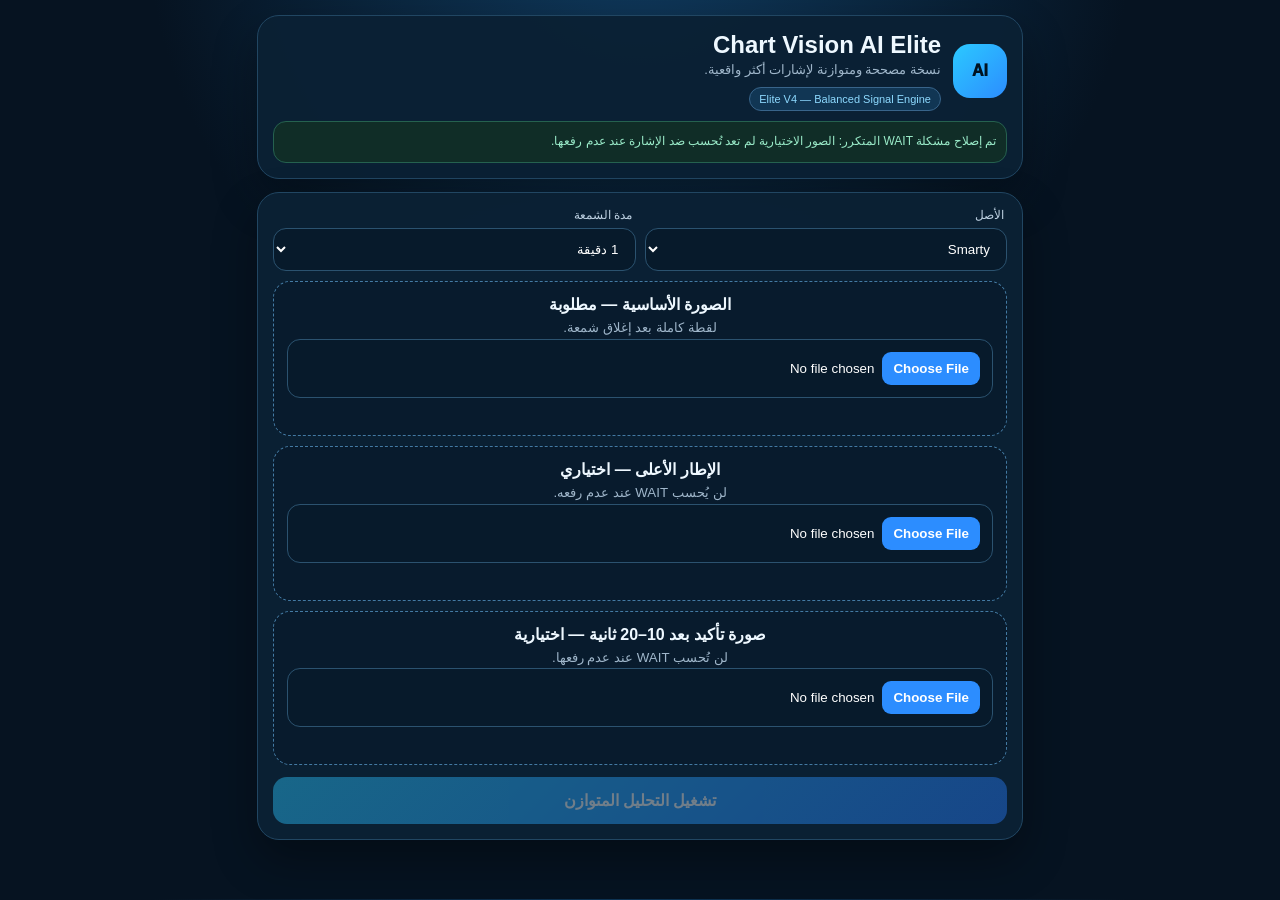
<file: chart-vision-ai-elite-v4/index.html>
<!doctype html><html lang="ar" dir="rtl"><head><meta charset="utf-8"><meta name="viewport" content="width=device-width,initial-scale=1,viewport-fit=cover"><meta name="theme-color" content="#061321"><title>Chart Vision AI Elite V4</title><style>:root{--bg:#061321;--card:#0b2034;--line:#214662;--txt:#eef8ff;--mut:#9fb6ca;--blue:#2c8dff;--cyan:#2bc9ff;--green:#29d391;--red:#ff6173;--amber:#ffc44d;--purple:#a889ff}*{box-sizing:border-box}html{scroll-behavior:smooth}body{margin:0;background:radial-gradient(circle at 50% -10%,#103c61,#061321 42%);color:var(--txt);font-family:-apple-system,BlinkMacSystemFont,"Segoe UI",Tahoma,Arial,sans-serif;padding:env(safe-area-inset-top) 0 env(safe-area-inset-bottom)}main{max-width:790px;margin:auto;padding:15px 12px 46px}.card{background:rgba(11,32,52,.97);border:1px solid var(--line);border-radius:22px;padding:15px;margin-bottom:13px;box-shadow:0 20px 45px #0005}.brand{display:flex;gap:12px;align-items:center}.logo{width:54px;height:54px;border-radius:17px;background:linear-gradient(135deg,var(--cyan),var(--blue));display:grid;place-items:center;color:#001322;font-weight:1000}.brand h1{font-size:24px;margin:0}.muted{color:var(--mut);font-size:13px;line-height:1.65}.badge{display:inline-block;margin-top:7px;border:1px solid #38648a;background:#113654;color:#8edaff;border-radius:999px;padding:5px 9px;font-size:11px}.grid{display:grid;grid-template-columns:1fr 1fr;gap:9px}label span{display:block;color:#bdd0e1;font-size:12px;margin:0 3px 6px}select,input[type=file]{width:100%;border:1px solid #2b526f;border-radius:13px;background:#071a2b;color:#fff;padding:12px}input[type=file]::file-selector-button{border:0;border-radius:9px;padding:9px 11px;margin-left:8px;background:var(--blue);color:#fff;font-weight:850}.upload{margin-top:10px;background:#081b2d;border:1px dashed #437aa3;border-radius:17px;padding:13px;text-align:center}.upload b{display:block;margin-bottom:4px}.upload small{display:block;color:var(--mut);line-height:1.55}.status{font-size:12px;margin-top:7px;min-height:17px}.ok{color:#91ebc6}.bad{color:#ffd0d6}.preview{display:none;margin-top:11px;border-radius:16px;overflow:hidden;background:#02080e}.preview canvas{display:block;width:100%;height:auto}.btn{width:100%;border:0;border-radius:14px;padding:14px;margin-top:12px;background:linear-gradient(135deg,#2bc8ff,#287bff);color:#fff;font-size:16px;font-weight:950}.btn:disabled{opacity:.42}.secondary{background:#0a263e;border:1px solid #356485}.result{display:none}.hero{display:flex;justify-content:space-between;align-items:center;gap:12px}.decision{font-size:40px;font-weight:1000}.BUY{color:var(--green)}.SELL{color:var(--red)}.WAIT{color:var(--amber)}.score{font-size:24px;color:var(--cyan);font-weight:950}.summary,.entry{margin-top:11px;background:#071a2c;border:1px solid #1d3d59;border-radius:14px;padding:12px;line-height:1.75}.entry{border-right:4px solid var(--cyan)}.modules{display:grid;grid-template-columns:repeat(2,1fr);gap:8px;margin-top:10px}.module{background:#081b2c;border:1px solid #1c3b57;border-radius:14px;padding:11px}.module h3{font-size:13px;margin:0 0 7px}.module .vote{font-size:18px;font-weight:950}.module p{color:var(--mut);font-size:11px;line-height:1.55;margin:5px 0 0}.metrics{display:grid;grid-template-columns:repeat(2,1fr);gap:8px;margin-top:9px}.m{background:#081a2b;border:1px solid #1b3953;border-radius:13px;padding:11px}.m span{display:block;color:var(--mut);font-size:11px;margin-bottom:4px}.meter{height:8px;background:#061321;border-radius:999px;overflow:hidden;margin-top:7px}.meter i{display:block;height:100%;border-radius:999px;background:linear-gradient(90deg,var(--purple),var(--cyan))}.pillrow{display:flex;gap:7px;flex-wrap:wrap;margin-top:9px}.pill{border:1px solid #315776;background:#0a243b;border-radius:999px;padding:6px 9px;font-size:11px;color:#c6d8e6}.note{margin-top:10px;background:#2b2212;border:1px solid #60491e;color:#ffe3a5;border-radius:12px;padding:10px;font-size:12px;line-height:1.65}.timebox{background:linear-gradient(135deg,#0d3150,#0a2238);border:1px solid #32678e;border-radius:15px;padding:13px;margin-top:10px}.timebox strong{font-size:18px;color:#8fe1ff}.timebox small{display:block;color:var(--mut);margin-top:5px;line-height:1.5}.fix{background:#102d27;border:1px solid #25614f;color:#9aebc9;border-radius:13px;padding:10px;font-size:12px;line-height:1.65;margin-top:10px}@media(max-width:590px){.grid,.modules,.metrics{grid-template-columns:1fr}.hero{align-items:flex-start}.decision{font-size:36px}}</style></head><body><main><section class="card"><div class="brand"><div class="logo">AI</div><div><h1>Chart Vision AI Elite</h1><div class="muted">نسخة مصححة ومتوازنة لإشارات أكثر واقعية.</div><span class="badge">Elite V4 — Balanced Signal Engine</span></div></div><div class="fix">تم إصلاح مشكلة WAIT المتكرر: الصور الاختيارية لم تعد تُحسب ضد الإشارة عند عدم رفعها.</div></section><section class="card"><div class="grid"><label><span>الأصل</span><select id="asset"><option>Smarty</option><option>Camel Race</option><option>AI Index</option><option>Crypto Index</option><option>أصل آخر</option></select></label><label><span>مدة الشمعة</span><select id="tf"><option value="30">30 ثانية</option><option value="60" selected>1 دقيقة</option><option value="180">3 دقائق</option><option value="300">5 دقائق</option></select></label></div><div class="upload"><b>الصورة الأساسية — مطلوبة</b><small>لقطة كاملة بعد إغلاق شمعة.</small><input id="file1" type="file" accept="image/*,.png,.jpg,.jpeg,.webp,.heic,.heif"><div id="st1" class="status"></div></div><div class="upload"><b>الإطار الأعلى — اختياري</b><small>لن يُحسب WAIT عند عدم رفعه.</small><input id="fileHTF" type="file" accept="image/*,.png,.jpg,.jpeg,.webp,.heic,.heif"><div id="stHTF" class="status"></div></div><div class="upload"><b>صورة تأكيد بعد 10–20 ثانية — اختيارية</b><small>لن تُحسب WAIT عند عدم رفعها.</small><input id="file2" type="file" accept="image/*,.png,.jpg,.jpeg,.webp,.heic,.heif"><div id="st2" class="status"></div></div><div id="preview" class="preview"><canvas id="canvas"></canvas></div><button id="analyze" class="btn" disabled>تشغيل التحليل المتوازن</button></section><section id="result" class="card result"><div class="hero"><div><div class="muted">القرار النهائي</div><div id="decision" class="decision WAIT">WAIT</div></div><div><div class="muted">قوة الإعداد</div><div id="confidence" class="score">0/100</div></div></div><div id="summary" class="summary"></div><div class="modules"><div class="module"><h3>الاتجاه والمتوسطات</h3><div id="vTrend" class="vote WAIT">WAIT</div><p id="rTrend"></p></div><div class="module"><h3>الدعم والمقاومة</h3><div id="vSR" class="vote WAIT">WAIT</div><p id="rSR"></p></div><div class="module"><h3>الزخم RSI + MACD</h3><div id="vMom" class="vote WAIT">WAIT</div><p id="rMom"></p></div><div class="module"><h3>النمط السعري</h3><div id="vPattern" class="vote WAIT">WAIT</div><p id="rPattern"></p></div><div class="module"><h3>الإطار الأعلى</h3><div id="vHTF" class="vote WAIT">غير مرفوع</div><p id="rHTF"></p></div><div class="module"><h3>صورة التأكيد</h3><div id="vConfirm" class="vote WAIT">غير مرفوعة</div><p id="rConfirm"></p></div></div><div class="timebox"><div class="muted">المدة الذكية</div><strong id="smartExpiry">—</strong><small id="expiryReason"></small></div><div class="entry"><span class="muted">توقيت الدخول</span><b id="entry" style="display:block;margin-top:5px"></b></div><div class="metrics"><div class="m"><span>حالة السوق</span><b id="market">—</b></div><div class="m"><span>النمط المكتشف</span><b id="pattern">—</b></div><div class="m"><span>قوة الاتجاه</span><b id="trendStrength">—</b><div class="meter"><i id="trendMeter"></i></div></div><div class="m"><span>التذبذب</span><b id="volatility">—</b><div class="meter"><i id="volMeter"></i></div></div></div><div class="pillrow"><span class="pill" id="confirmCount">0 تأكيدات</span><span class="pill" id="quality">جودة الصورة: —</span><span class="pill" id="mode">الوضع: —</span></div><div class="note">الإشارة أصبحت أقل تشددًا، لكنها ما زالت مشروطة بإغلاق الشمعة. لا تعتبر درجة الإعداد نسبة ربح مضمونة.</div><button id="again" class="btn secondary">تحليل جديد</button></section></main><script>(()=>{'use strict';const q=s=>document.querySelector(s),canvas=q('#canvas'),ctx=canvas.getContext('2d',{willReadFrequently:true}),preview=q('#preview'),btn=q('#analyze'),result=q('#result');const slots={main:{input:q('#file1'),status:q('#st1'),img:null},htf:{input:q('#fileHTF'),status:q('#stHTF'),img:null},confirm:{input:q('#file2'),status:q('#st2'),img:null}};function load(slot){const f=slot.input.files&&slot.input.files[0];slot.img=null;if(!f){slot.status.textContent='';check();return}slot.status.className='status';slot.status.textContent='جارٍ التحميل…';const r=new FileReader();r.onerror=()=>fail(slot,'تعذر قراءة الصورة.');r.onload=()=>{const im=new Image();im.onerror=()=>fail(slot,'تعذر فتح الصورة.');im.onload=()=>{slot.img=im;slot.status.className='status ok';slot.status.textContent='✓ تم تحميل الصورة';if(slot===slots.main){draw(im);preview.style.display='block'}check()};im.src=r.result};r.readAsDataURL(f)}function fail(s,t){s.status.className='status bad';s.status.textContent=t;s.img=null;check()}function check(){btn.disabled=!slots.main.img}Object.values(slots).forEach(s=>s.input.onchange=()=>load(s));function draw(im){const w=Math.min(790,im.naturalWidth),sc=w/im.naturalWidth;canvas.width=Math.round(w);canvas.height=Math.round(im.naturalHeight*sc);ctx.drawImage(im,0,0,canvas.width,canvas.height)}function quant(a,p){a=[...a].sort((x,y)=>x-y);const t=(a.length-1)*p,i=Math.floor(t),f=t-i;return a[i+1]===undefined?a[i]:a[i]+f*(a[i+1]-a[i])}function reg(a){if(a.length<2)return 0;const n=a.length,xm=(n-1)/2,ym=a.reduce((s,v)=>s+v,0)/n;let u=0,d=0;for(let i=0;i<n;i++){u+=(i-xm)*(a[i]-ym);d+=(i-xm)**2}return d?u/d:0}function candles(im){draw(im);const W=canvas.width,H=canvas.height,p=ctx.getImageData(0,0,W,H).data,y0=H*.1,y1=H*.62,raw=[];for(const type of ['g','r']){const c=[];for(let x=4;x<W-4;x++){let n=0;for(let y=y0|0;y<y1;y++){const i=(y*W+x)*4,R=p[i],G=p[i+1],B=p[i+2];if(type==='g'?G>92&&G>R*1.1&&G>B*.8:R>102&&R>G*1.1&&R>B*.8)n++}c.push(n)}let s=-1;for(let k=0;k<=c.length;k++){if(k<c.length&&c[k]>=2&&s<0)s=k;if((k===c.length||c[k]<2)&&s>=0){const e=k-1;if(e-s<=23){let ys=[];for(let z=s;z<=e;z++){const x=4+z;for(let y=y0|0;y<y1;y++){const i=(y*W+x)*4,R=p[i],G=p[i+1],B=p[i+2];if(type==='g'?G>92&&G>R*1.1&&G>B*.8:R>102&&R>G*1.1&&R>B*.8)ys.push(y)}}if(ys.length>4){const top=quant(ys,.04),bot=quant(ys,.96);if(bot-top>2&&bot-top<H*.19)raw.push({x:4+(s+e)/2,top,bot,mid:(top+bot)/2,range:bot-top,c:type})}}s=-1}}}raw.sort((a,b)=>a.x-b.x);const out=[];for(const x of raw){const p=out.at(-1);if(p&&Math.abs(p.x-x.x)<5){if(x.range>p.range)out[out.length-1]=x}else out.push(x)}return out.slice(-60)}function indicators(im){draw(im);const W=canvas.width,H=canvas.height,p=ctx.getImageData(0,0,W,H).data;let g=0,r=0,blue=[],ma=[];for(let x=W*.32|0;x<W*.98;x++){let by=[],my=[];for(let y=H*.1|0;y<H*.9;y++){const i=(y*W+x)*4,R=p[i],G=p[i+1],B=p[i+2];if(y>H*.55&&y<H*.76){if(G>88&&G>R*1.09)g++;if(R>98&&R>G*1.09)r++}if(y>H*.7&&B>110&&B>R*1.06)by.push(y);if(y<H*.62&&((B>115&&B>R*1.12)||(R>135&&G>95&&B<120)||(R>125&&B>85&&R>G*1.02)))my.push(y)}if(by.length)blue.push(quant(by,.5));if(my.length)ma.push(quant(my,.5))}return{macd:g>r*1.1?'BUY':r>g*1.1?'SELL':'WAIT',rsi:blue.length>7?reg(blue.slice(-35)):0,ma:ma.length>12?reg(ma.slice(-80)):0}}function analyze(im){const cs=candles(im);if(cs.length<7)throw Error();const recent=cs.slice(-Math.min(20,cs.length)),last=recent.at(-1),cent=recent.map(x=>x.mid),ts=reg(cent),ss=reg(cent.slice(-Math.min(6,cent.length))),res=quant(cs.map(x=>x.top),.2),sup=quant(cs.map(x=>x.bot),.8),range=Math.max(18,sup-res),pos=(last.mid-res)/range,ind=indicators(im),avg=recent.reduce((s,x)=>s+x.range,0)/recent.length,vol=Math.min(100,Math.round(avg/range*130)),strength=Math.min(100,Math.round(Math.abs(ts)*22+Math.abs(ss)*16+Math.abs(ind.ma)*18));let trend={v:'WAIT',s:45,r:'الاتجاه غير واضح.'};if(ts<-.32&&ss<-.2)trend={v:'BUY',s:68,r:'القمم والقيعان تميل للصعود.'};else if(ts>.32&&ss>.2)trend={v:'SELL',s:68,r:'القمم والقيعان تميل للهبوط.'};if(trend.v==='BUY'&&ind.ma<-.1)trend.s+=8;if(trend.v==='SELL'&&ind.ma>.1)trend.s+=8;let sr={v:'WAIT',s:45,r:'السعر في منتصف النطاق.'};if(pos>.58&&last.c==='g')sr={v:'BUY',s:72,r:'ارتداد أخضر قريب من الدعم.'};else if(pos<.42&&last.c==='r')sr={v:'SELL',s:72,r:'رفض أحمر قريب من المقاومة.'};else if(last.mid<res-range*.02)sr={v:'BUY',s:77,r:'اختراق المقاومة.'};else if(last.mid>sup+range*.02)sr={v:'SELL',s:77,r:'كسر الدعم.'};const up=ind.rsi<-.035,down=ind.rsi>.035;let mom={v:'WAIT',s:45,r:'الزخم محايد.'};if(ind.macd==='BUY'&&up)mom={v:'BUY',s:78,r:'MACD وRSI متفقان صعودًا.'};else if(ind.macd==='SELL'&&down)mom={v:'SELL',s:78,r:'MACD وRSI متفقان هبوطًا.'};else if(ind.macd==='BUY'||up)mom={v:'BUY',s:61,r:'زخم صاعد جزئي.'};else if(ind.macd==='SELL'||down)mom={v:'SELL',s:61,r:'زخم هابط جزئي.'};let pattern={v:'WAIT',s:44,r:'لا يوجد نمط قوي.'},name='لا يوجد نمط واضح';const half=Math.floor(recent.length/2),h1=quant(recent.slice(0,half).map(x=>x.top),.2),h2=quant(recent.slice(half).map(x=>x.top),.2),l1=quant(recent.slice(0,half).map(x=>x.bot),.8),l2=quant(recent.slice(half).map(x=>x.bot),.8);if(Math.abs(h1-h2)<range*.13&&last.c==='r'){pattern={v:'SELL',s:67,r:'قمة مزدوجة محتملة.'};name='قمة مزدوجة محتملة'}else if(Math.abs(l1-l2)<range*.13&&last.c==='g'){pattern={v:'BUY',s:67,r:'قاع مزدوج محتمل.'};name='قاع مزدوج محتمل'}else if(Math.abs(ts)>.42){pattern={v:ts<0?'BUY':'SELL',s:60,r:ts<0?'قناة صاعدة.':'قناة هابطة.'};name=ts<0?'قناة صاعدة':'قناة هابطة'}return{cs,last,res,sup,pos,ts,ss,ind,vol,strength,votes:{trend,sr,mom,pattern},name}}function optionalHTF(h){if(!h)return null;return h.ts<-.25?{v:'BUY',s:73,r:'الإطار الأعلى صاعد.'}:h.ts>.25?{v:'SELL',s:73,r:'الإطار الأعلى هابط.'}:{v:'WAIT',s:48,r:'الإطار الأعلى جانبي.'}}function optionalConfirm(a,b){if(!b)return null;const d=b.pos-a.pos;return d<-.025?{v:'BUY',s:70,r:'الحركة بين الصورتين صاعدة.'}:d>.025?{v:'SELL',s:70,r:'الحركة بين الصورتين هابطة.'}:{v:'WAIT',s:50,r:'الحركة بين الصورتين ضعيفة.'}}function consensus(a,htf,confirm){const active=[...Object.values(a.votes)];if(htf)active.push(htf);if(confirm)active.push(confirm);const buy=active.filter(x=>x.v==='BUY'),sell=active.filter(x=>x.v==='SELL');let dec='WAIT',mode='انتظار',chosen=[];if(buy.length>=3&&buy.length>sell.length){dec='BUY';chosen=buy;mode='إشارة مؤكدة'}else if(sell.length>=3&&sell.length>buy.length){dec='SELL';chosen=sell;mode='إشارة مؤكدة'}else if(buy.length===2&&sell.length===0&&buy.reduce((s,x)=>s+x.s,0)/2>=66){dec='BUY';chosen=buy;mode='إشارة مبكرة مشروطة'}else if(sell.length===2&&buy.length===0&&sell.reduce((s,x)=>s+x.s,0)/2>=66){dec='SELL';chosen=sell;mode='إشارة مبكرة مشروطة'}let score=dec==='WAIT'?Math.max(...active.map(x=>x.s))-8:chosen.reduce((s,x)=>s+x.s,0)/chosen.length-(dec==='BUY'?sell.length:buy.length)*5;if(dec!=='WAIT'&&score<64){dec='WAIT';mode='انتظار'}return{dec,score:Math.max(38,Math.min(91,Math.round(score))),buy:buy.length,sell:sell.length,total:active.length,mode}}function expiry(a,tf,dec){if(dec==='WAIT')return{t:'لا توجد مدة — انتظر',r:'الإشارة غير مكتملة.'};let n=a.vol>72?2:a.vol<30?5:a.strength>65?2:3;const s=tf*n;return{t:s<60?s+' ثانية':s%60===0?s/60+' دقائق':Math.floor(s/60)+' دقيقة و'+s%60+' ثانية',r:a.vol>72?'السوق سريع؛ مدة أقصر.':a.vol<30?'السوق بطيء؛ مدة أطول.':'مدة متوازنة حسب قوة الحركة.'}}function zone(y,c,t){ctx.save();ctx.fillStyle=c+'24';ctx.fillRect(0,y-8,canvas.width,16);ctx.strokeStyle=c;ctx.lineWidth=2;ctx.setLineDash([8,5]);ctx.beginPath();ctx.moveTo(5,y);ctx.lineTo(canvas.width-5,y);ctx.stroke();ctx.setLineDash([]);ctx.fillStyle='#03101ddd';ctx.font='bold 14px Arial';const w=ctx.measureText(t).width;ctx.fillRect(canvas.width-w-25,y-24,w+17,22);ctx.fillStyle=c;ctx.fillText(t,canvas.width-w-17,y-8);ctx.restore()}function vote(id,x,missing){const e=q(id);if(!x){e.textContent=missing;e.className='vote WAIT';return}e.textContent=x.v;e.className='vote '+x.v}function show(a,h,c,f,e){q('#decision').textContent=f.dec;q('#decision').className='decision '+f.dec;q('#confidence').textContent=f.score+'/100';vote('#vTrend',a.votes.trend);vote('#vSR',a.votes.sr);vote('#vMom',a.votes.mom);vote('#vPattern',a.votes.pattern);vote('#vHTF',h,'غير مرفوع');vote('#vConfirm',c,'غير مرفوعة');q('#rTrend').textContent=a.votes.trend.r;q('#rSR').textContent=a.votes.sr.r;q('#rMom').textContent=a.votes.mom.r;q('#rPattern').textContent=a.votes.pattern.r;q('#rHTF').textContent=h?h.r:'لا يؤثر على القرار عند عدم رفعه.';q('#rConfirm').textContent=c?c.r:'لا تؤثر على القرار عند عدم رفعها.';const asset=q('#asset').value;q('#summary').textContent=f.dec==='BUY'?`إشارة BUY على ${asset} بعد ${f.buy} تأكيدات. ${f.mode}.`:f.dec==='SELL'?`إشارة SELL على ${asset} بعد ${f.sell} تأكيدات. ${f.mode}.`:`الاتفاق غير كافٍ حاليًا على ${asset}. انتظر شمعة أخرى.`;q('#smartExpiry').textContent=e.t;q('#expiryReason').textContent=e.r;q('#entry').textContent=f.dec==='BUY'?'ادخل مع بداية الشمعة التالية فقط بعد إغلاق خضراء مؤكدة، ولا تدخل إذا عادت تحت الدعم.':f.dec==='SELL'?'ادخل مع بداية الشمعة التالية فقط بعد إغلاق حمراء مؤكدة، ولا تدخل إذا عادت فوق المقاومة.':'خذ Screenshot جديدًا بعد إغلاق الشمعة التالية.';q('#market').textContent=a.vol>72?'سريع':a.vol<30?'بطيء':Math.abs(a.ts)<.25?'جانبي':'اتجاهي';q('#pattern').textContent=a.name;q('#trendStrength').textContent=a.strength>=70?'قوي':a.strength>=45?'متوسط':'ضعيف';q('#volatility').textContent=a.vol>=70?'مرتفع':a.vol>=35?'متوسط':'منخفض';q('#trendMeter').style.width=a.strength+'%';q('#volMeter').style.width=a.vol+'%';q('#confirmCount').textContent=Math.max(f.buy,f.sell)+' تأكيدات من '+f.total;q('#quality').textContent='جودة الصورة: '+(a.cs.length>=28?'عالية':a.cs.length>=14?'جيدة':'محدودة');q('#mode').textContent='الوضع: '+f.mode}btn.onclick=()=>{try{const a=analyze(slots.main.img),hraw=slots.htf.img?analyze(slots.htf.img):null,craw=slots.confirm.img?analyze(slots.confirm.img):null,h=optionalHTF(hraw),c=optionalConfirm(a,craw),f=consensus(a,h,c),e=expiry(a,+q('#tf').value,f.dec);draw(slots.main.img);zone(a.res,'#ff6173','مقاومة');zone(a.sup,'#29d391','دعم');zone(a.last.mid,'#2bc9ff','السعر');show(a,h,c,f,e);result.style.display='block';result.scrollIntoView({behavior:'smooth'})}catch(err){slots.main.status.className='status bad';slots.main.status.textContent='تعذر قراءة الشموع. ارفع صورة كاملة وواضحة.'}};q('#again').onclick=()=>{Object.values(slots).forEach(s=>{s.input.value='';s.img=null;s.status.textContent=''});preview.style.display=result.style.display='none';btn.disabled=true;scrollTo({top:0,behavior:'smooth'})}})();</script></body></html>
</file>
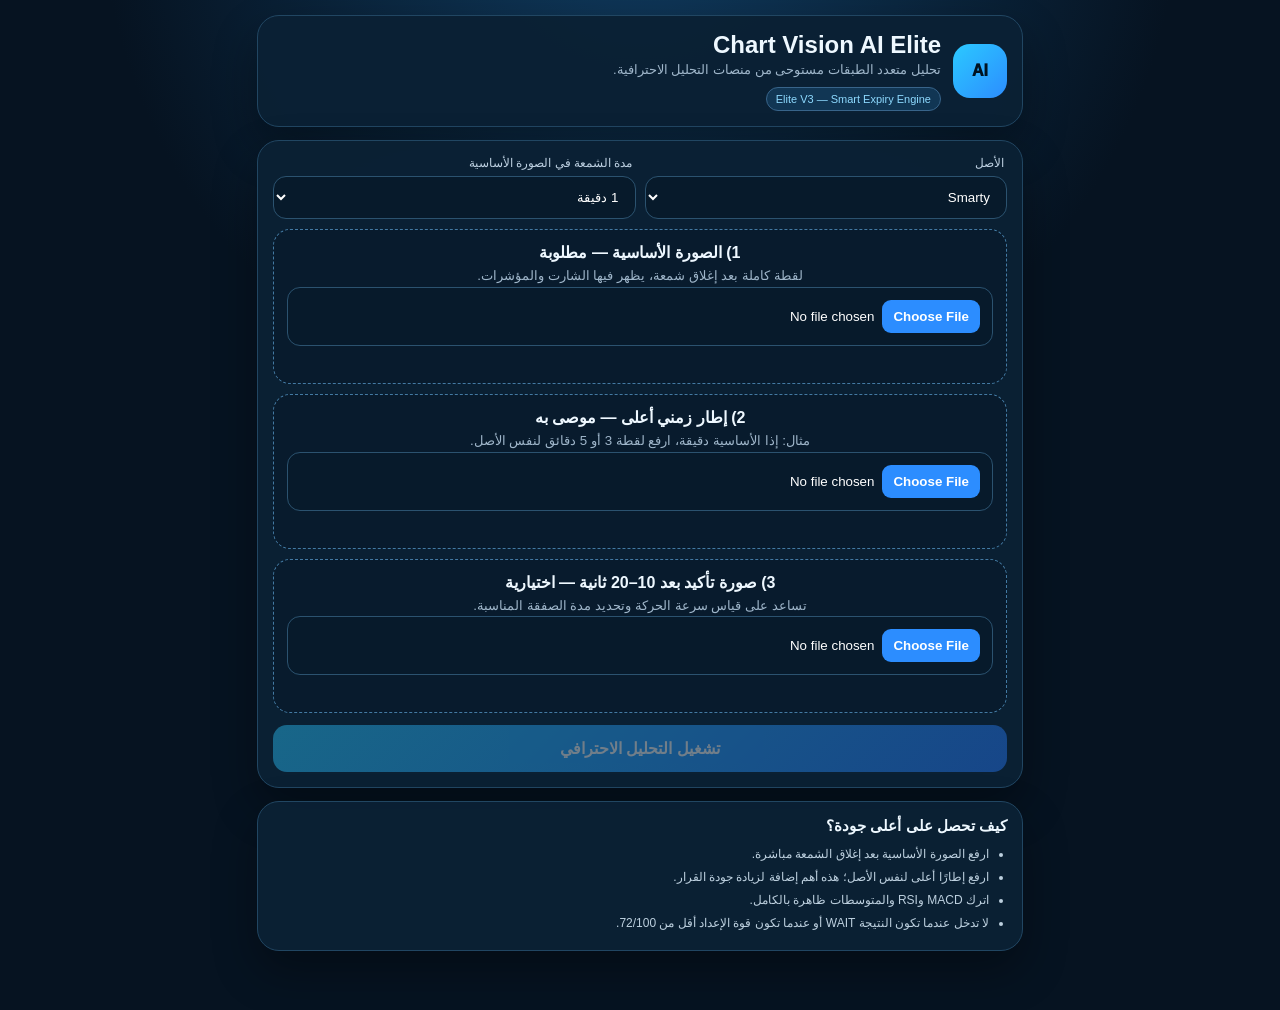
<file: chart-vision-ai-elite/index.html>
<!doctype html>
<html lang="ar" dir="rtl">
<head>
<meta charset="utf-8">
<meta name="viewport" content="width=device-width,initial-scale=1,viewport-fit=cover">
<meta name="theme-color" content="#061321">
<title>Chart Vision AI Elite</title>
<style>
:root{--bg:#061321;--card:#0b2034;--line:#214662;--txt:#eef8ff;--mut:#9fb6ca;--blue:#2c8dff;--cyan:#2bc9ff;--green:#29d391;--red:#ff6173;--amber:#ffc44d;--purple:#a889ff}
*{box-sizing:border-box}html{scroll-behavior:smooth}body{margin:0;background:radial-gradient(circle at 50% -10%,#103c61,#061321 42%);color:var(--txt);font-family:-apple-system,BlinkMacSystemFont,"Segoe UI",Tahoma,Arial,sans-serif;padding:env(safe-area-inset-top) 0 env(safe-area-inset-bottom)}
main{max-width:790px;margin:auto;padding:15px 12px 46px}.card{background:rgba(11,32,52,.97);border:1px solid var(--line);border-radius:22px;padding:15px;margin-bottom:13px;box-shadow:0 20px 45px #0005}.brand{display:flex;gap:12px;align-items:center}.logo{width:54px;height:54px;border-radius:17px;background:linear-gradient(135deg,var(--cyan),var(--blue));display:grid;place-items:center;color:#001322;font-weight:1000}.brand h1{font-size:24px;margin:0}.muted{color:var(--mut);font-size:13px;line-height:1.65}.badge{display:inline-block;margin-top:7px;border:1px solid #38648a;background:#113654;color:#8edaff;border-radius:999px;padding:5px 9px;font-size:11px}.grid{display:grid;grid-template-columns:1fr 1fr;gap:9px}.grid3{display:grid;grid-template-columns:repeat(3,1fr);gap:8px}label span{display:block;color:#bdd0e1;font-size:12px;margin:0 3px 6px}select,input[type=file]{width:100%;border:1px solid #2b526f;border-radius:13px;background:#071a2b;color:#fff;padding:12px}input[type=file]::file-selector-button{border:0;border-radius:9px;padding:9px 11px;margin-left:8px;background:var(--blue);color:#fff;font-weight:850}.upload{margin-top:10px;background:#081b2d;border:1px dashed #437aa3;border-radius:17px;padding:13px;text-align:center}.upload b{display:block;margin-bottom:4px}.upload small{display:block;color:var(--mut);line-height:1.55}.status{font-size:12px;margin-top:7px;min-height:17px}.ok{color:#91ebc6}.bad{color:#ffd0d6}.preview{display:none;margin-top:11px;border-radius:16px;overflow:hidden;background:#02080e}.preview canvas{display:block;width:100%;height:auto}.btn{width:100%;border:0;border-radius:14px;padding:14px;margin-top:12px;background:linear-gradient(135deg,#2bc8ff,#287bff);color:#fff;font-size:16px;font-weight:950}.btn:disabled{opacity:.42}.secondary{background:#0a263e;border:1px solid #356485}.result{display:none}.hero{display:flex;justify-content:space-between;align-items:center;gap:12px}.decision{font-size:40px;font-weight:1000}.BUY{color:var(--green)}.SELL{color:var(--red)}.WAIT{color:var(--amber)}.score{font-size:24px;color:var(--cyan);font-weight:950}.summary,.entry{margin-top:11px;background:#071a2c;border:1px solid #1d3d59;border-radius:14px;padding:12px;line-height:1.75}.entry{border-right:4px solid var(--cyan)}.modules{display:grid;grid-template-columns:repeat(2,1fr);gap:8px;margin-top:10px}.module{background:#081b2c;border:1px solid #1c3b57;border-radius:14px;padding:11px}.module h3{font-size:13px;margin:0 0 7px}.module .vote{font-size:18px;font-weight:950}.module p{color:var(--mut);font-size:11px;line-height:1.55;margin:5px 0 0}.metrics{display:grid;grid-template-columns:repeat(2,1fr);gap:8px;margin-top:9px}.m{background:#081a2b;border:1px solid #1b3953;border-radius:13px;padding:11px}.m span{display:block;color:var(--mut);font-size:11px;margin-bottom:4px}.m b{font-size:14px}.meter{height:8px;background:#061321;border-radius:999px;overflow:hidden;margin-top:7px}.meter i{display:block;height:100%;border-radius:999px;background:linear-gradient(90deg,var(--purple),var(--cyan))}.pillrow{display:flex;gap:7px;flex-wrap:wrap;margin-top:9px}.pill{border:1px solid #315776;background:#0a243b;border-radius:999px;padding:6px 9px;font-size:11px;color:#c6d8e6}.note{margin-top:10px;background:#2b2212;border:1px solid #60491e;color:#ffe3a5;border-radius:12px;padding:10px;font-size:12px;line-height:1.65}.history{display:flex;gap:8px;margin-top:10px}.history button{flex:1;border-radius:11px;padding:10px;background:#0a2238;color:#fff;font-weight:850;border:1px solid #315877}.history .win{border-color:#287d5c}.history .loss{border-color:#8b3643}.stats{text-align:center;color:var(--mut);font-size:12px;margin-top:8px}.tips{padding-right:18px;color:#bdd0df;font-size:12px;line-height:1.9;margin:7px 0 0}.section-title{font-size:15px;font-weight:900;margin-bottom:8px}.warning{color:#ffe09a}.timebox{background:linear-gradient(135deg,#0d3150,#0a2238);border:1px solid #32678e;border-radius:15px;padding:13px;margin-top:10px}.timebox strong{font-size:18px;color:#8fe1ff}.timebox small{display:block;color:var(--mut);margin-top:5px;line-height:1.5}@media(max-width:590px){.grid,.grid3,.modules,.metrics{grid-template-columns:1fr}.hero{align-items:flex-start}.decision{font-size:36px}}
</style>
</head>
<body>
<main>
<section class="card"><div class="brand"><div class="logo">AI</div><div><h1>Chart Vision AI Elite</h1><div class="muted">تحليل متعدد الطبقات مستوحى من منصات التحليل الاحترافية.</div><span class="badge">Elite V3 — Smart Expiry Engine</span></div></div></section>
<section class="card">
<div class="grid"><label><span>الأصل</span><select id="asset"><option>Smarty</option><option>Camel Race</option><option>AI Index</option><option>Crypto Index</option><option>أصل آخر</option></select></label><label><span>مدة الشمعة في الصورة الأساسية</span><select id="tf"><option value="30">30 ثانية</option><option value="60" selected>1 دقيقة</option><option value="180">3 دقائق</option><option value="300">5 دقائق</option></select></label></div>
<div class="upload"><b>1) الصورة الأساسية — مطلوبة</b><small>لقطة كاملة بعد إغلاق شمعة، يظهر فيها الشارت والمؤشرات.</small><input id="file1" type="file" accept="image/*,.png,.jpg,.jpeg,.webp,.heic,.heif"><div id="st1" class="status"></div></div>
<div class="upload"><b>2) إطار زمني أعلى — موصى به</b><small>مثال: إذا الأساسية دقيقة، ارفع لقطة 3 أو 5 دقائق لنفس الأصل.</small><input id="fileHTF" type="file" accept="image/*,.png,.jpg,.jpeg,.webp,.heic,.heif"><div id="stHTF" class="status"></div></div>
<div class="upload"><b>3) صورة تأكيد بعد 10–20 ثانية — اختيارية</b><small>تساعد على قياس سرعة الحركة وتحديد مدة الصفقة المناسبة.</small><input id="file2" type="file" accept="image/*,.png,.jpg,.jpeg,.webp,.heic,.heif"><div id="st2" class="status"></div></div>
<div id="preview" class="preview"><canvas id="canvas"></canvas></div><button id="analyze" class="btn" disabled>تشغيل التحليل الاحترافي</button>
</section>
<section id="result" class="card result">
<div class="hero"><div><div class="muted">القرار النهائي</div><div id="decision" class="decision WAIT">WAIT</div></div><div><div class="muted">قوة الإعداد</div><div id="confidence" class="score">0/100</div></div></div>
<div id="summary" class="summary"></div>
<div class="modules">
<div class="module"><h3>الاتجاه + المتوسطات</h3><div id="vTrend" class="vote WAIT">WAIT</div><p id="rTrend"></p></div>
<div class="module"><h3>الدعم والمقاومة والاختراق</h3><div id="vSR" class="vote WAIT">WAIT</div><p id="rSR"></p></div>
<div class="module"><h3>الزخم RSI + MACD</h3><div id="vMom" class="vote WAIT">WAIT</div><p id="rMom"></p></div>
<div class="module"><h3>الأنماط والسلوك السعري</h3><div id="vPattern" class="vote WAIT">WAIT</div><p id="rPattern"></p></div>
<div class="module"><h3>تأكيد الإطار الأعلى</h3><div id="vHTF" class="vote WAIT">WAIT</div><p id="rHTF"></p></div>
<div class="module"><h3>سرعة السوق والتذبذب</h3><div id="vVol" class="vote WAIT">WAIT</div><p id="rVol"></p></div>
</div>
<div class="timebox"><div class="muted">المدة الذكية المقترحة</div><strong id="smartExpiry">—</strong><small id="expiryReason"></small></div>
<div class="entry"><span class="muted">توقيت الدخول الاحترافي</span><b id="entry" style="display:block;margin-top:5px"></b></div>
<div class="metrics"><div class="m"><span>حالة السوق</span><b id="market">—</b></div><div class="m"><span>النمط المكتشف</span><b id="pattern">—</b></div><div class="m"><span>قوة الاتجاه</span><b id="trendStrength">—</b><div class="meter"><i id="trendMeter" style="width:0%"></i></div></div><div class="m"><span>مستوى التذبذب</span><b id="volatility">—</b><div class="meter"><i id="volMeter" style="width:0%"></i></div></div></div>
<div class="pillrow"><span class="pill" id="confirmCount">0 تأكيدات</span><span class="pill" id="quality">جودة الصورة: —</span><span class="pill" id="invalidation">إلغاء الإشارة: —</span></div>
<div class="note">هذا محرك تحليل بصري متقدم، لكنه لا يملك بثًا مباشرًا أو بيانات تاريخية داخلية لأصول Smarty وCamel Race. لذلك لا يساوي TrendSpider أو Tickeron من ناحية البيانات الحية والاختبار التاريخي، ولا يضمن الربح. استخدم WAIT كقرار أساسي عند التعارض.</div>
<div class="history"><button class="win" id="win">سجّلها ربح</button><button class="loss" id="loss">سجّلها خسارة</button></div><div id="stats" class="stats"></div><button id="again" class="btn secondary">تحليل جديد</button>
</section>
<section class="card"><div class="section-title">كيف تحصل على أعلى جودة؟</div><ul class="tips"><li>ارفع الصورة الأساسية بعد إغلاق الشمعة مباشرة.</li><li>ارفع إطارًا أعلى لنفس الأصل؛ هذه أهم إضافة لزيادة جودة القرار.</li><li>اترك MACD وRSI والمتوسطات ظاهرة بالكامل.</li><li>لا تدخل عندما تكون النتيجة WAIT أو عندما تكون قوة الإعداد أقل من 72/100.</li></ul></section>
</main>
<script>
(()=>{'use strict';
const q=s=>document.querySelector(s),canvas=q('#canvas'),ctx=canvas.getContext('2d',{willReadFrequently:true}),preview=q('#preview'),btn=q('#analyze'),result=q('#result');
const slots={main:{input:q('#file1'),status:q('#st1'),img:null},htf:{input:q('#fileHTF'),status:q('#stHTF'),img:null},confirm:{input:q('#file2'),status:q('#st2'),img:null}};let lastSignal='WAIT';
function loadSlot(slot){const f=slot.input.files&&slot.input.files[0];slot.img=null;if(!f){slot.status.textContent='';check();return}slot.status.className='status';slot.status.textContent='جارٍ تحميل الصورة…';const r=new FileReader();r.onerror=()=>fail(slot,'تعذر قراءة الصورة.');r.onload=()=>{const im=new Image();im.onerror=()=>fail(slot,'تعذر فتح الصورة.');im.onload=()=>{slot.img=im;slot.status.className='status ok';slot.status.textContent=`✓ تم التحميل ${im.naturalWidth}×${im.naturalHeight}`;if(slot===slots.main){draw(im);preview.style.display='block'}check()};im.src=r.result};r.readAsDataURL(f)}
function fail(slot,t){slot.status.className='status bad';slot.status.textContent=t;slot.img=null;check()}function check(){btn.disabled=!slots.main.img}Object.values(slots).forEach(s=>s.input.onchange=()=>loadSlot(s));
function draw(im){const w=Math.min(790,im.naturalWidth),sc=w/im.naturalWidth;canvas.width=Math.round(w);canvas.height=Math.round(im.naturalHeight*sc);ctx.drawImage(im,0,0,canvas.width,canvas.height)}
function quant(a,p){a=[...a].sort((x,y)=>x-y);const t=(a.length-1)*p,i=Math.floor(t),f=t-i;return a[i+1]===undefined?a[i]:a[i]+f*(a[i+1]-a[i])}
function regression(a){const n=a.length;if(n<2)return 0;const xm=(n-1)/2,ym=a.reduce((s,v)=>s+v,0)/n;let num=0,den=0;for(let i=0;i<n;i++){num+=(i-xm)*(a[i]-ym);den+=(i-xm)**2}return den?num/den:0}
function detectCandles(im){draw(im);const W=canvas.width,H=canvas.height,d=ctx.getImageData(0,0,W,H).data,y0=Math.round(H*.11),y1=Math.round(H*.61),raw=[];for(const type of ['g','r']){const cols=[];for(let x=4;x<W-4;x++){let n=0;for(let y=y0;y<y1;y++){const i=(y*W+x)*4,R=d[i],G=d[i+1],B=d[i+2];if(type==='g'?G>100&&G>R*1.13&&G>B*.84:R>110&&R>G*1.13&&R>B*.84)n++}cols.push(n)}let s=-1;for(let k=0;k<=cols.length;k++){if(k<cols.length&&cols[k]>=3&&s<0)s=k;if((k===cols.length||cols[k]<3)&&s>=0){const e=k-1;if(e-s<=21){let ys=[];for(let z=s;z<=e;z++){const x=4+z;for(let y=y0;y<y1;y++){const i=(y*W+x)*4,R=d[i],G=d[i+1],B=d[i+2];if(type==='g'?G>100&&G>R*1.13&&G>B*.84:R>110&&R>G*1.13&&R>B*.84)ys.push(y)}}if(ys.length>5){const top=quant(ys,.04),bot=quant(ys,.96);if(bot-top>2&&bot-top<H*.17)raw.push({x:4+(s+e)/2,top,bot,mid:(top+bot)/2,range:bot-top,c:type})}}s=-1}}}raw.sort((a,b)=>a.x-b.x);const clean=[];for(const c of raw){const p=clean.at(-1);if(p&&Math.abs(p.x-c.x)<5){if(c.range>p.range)clean[clean.length-1]=c}else clean.push(c)}return clean.slice(-55)}
function indicatorRead(im){draw(im);const W=canvas.width,H=canvas.height,d=ctx.getImageData(0,0,W,H).data;let green=0,red=0,blueY=[],whiteY=[],maY=[];for(let x=Math.round(W*.34);x<W*.98;x++){let by=[],wy=[],my=[];for(let y=Math.round(H*.10);y<Math.round(H*.90);y++){const i=(y*W+x)*4,R=d[i],G=d[i+1],B=d[i+2];if(y>H*.56&&y<H*.75){if(G>95&&G>R*1.12)green++;if(R>105&&R>G*1.12)red++}if(y>H*.70&&y<H*.90){if(B>120&&B>R*1.10&&B>G*.93)by.push(y);if(R>150&&G>150&&B>150&&Math.abs(R-G)<38)wy.push(y)}if(y>H*.10&&y<H*.61){const blue=B>125&&B>R*1.17&&B>G*.98;const yellow=R>145&&G>105&&B<115;const pink=R>135&&B>90&&R>G*1.04;if(blue||yellow||pink)my.push(y)}}if(by.length)blueY.push(quant(by,.5));if(wy.length)whiteY.push(quant(wy,.5));if(my.length)maY.push(quant(my,.5))}
return{macd:green>red*1.18?'BUY':red>green*1.18?'SELL':'WAIT',rsiSlope:blueY.length>8?regression(blueY.slice(-Math.min(35,blueY.length))):0,maSlope:maY.length>18?regression(maY.slice(-Math.min(80,maY.length))):0}}
function detectPattern(cs,res,sup){const r=cs.slice(-Math.min(18,cs.length)),m=r.map(x=>x.mid),last=r.at(-1),range=Math.max(18,sup-res),highs=r.map(x=>x.top),lows=r.map(x=>x.bot);let name='لا يوجد نمط واضح',vote='WAIT',strength=45,reason='السلوك السعري غير حاسم.';const h1=quant(highs.slice(0,Math.floor(highs.length/2)),.15),h2=quant(highs.slice(Math.floor(highs.length/2)),.15),l1=quant(lows.slice(0,Math.floor(lows.length/2)),.85),l2=quant(lows.slice(Math.floor(lows.length/2)),.85);if(Math.abs(h1-h2)<range*.10&&last.c==='r'){name='قمة مزدوجة محتملة';vote='SELL';strength=72;reason='قمّتان متقاربتان مع رفض هابط.'}else if(Math.abs(l1-l2)<range*.10&&last.c==='g'){name='قاع مزدوج محتمل';vote='BUY';strength=72;reason='قاعان متقاربان مع ارتداد صاعد.'}else if(last.mid<res-range*.05){name='اختراق مقاومة';vote='BUY';strength=80;reason='السعر أغلق خارج منطقة المقاومة.'}else if(last.mid>sup+range*.05){name='كسر دعم';vote='SELL';strength=80;reason='السعر أغلق أسفل منطقة الدعم.'}else{const sl=regression(m);if(Math.abs(sl)>.7){name=sl<0?'قناة صاعدة':'قناة هابطة';vote=sl<0?'BUY':'SELL';strength=64;reason='تتابع قمم وقيعان باتجاه واحد.'}}
return{name,vote,strength,reason}}
function analyze(im){const cs=detectCandles(im);if(cs.length<9)throw Error('الشموع غير واضحة');const recent=cs.slice(-Math.min(22,cs.length)),last=recent.at(-1),cent=recent.map(x=>x.mid),trendSlope=regression(cent),shortSlope=regression(cent.slice(-Math.min(7,cent.length))),avgRange=recent.reduce((s,x)=>s+x.range,0)/recent.length,rangeStd=Math.sqrt(recent.reduce((s,x)=>s+(x.range-avgRange)**2,0)/recent.length),res=quant(cs.map(x=>x.top),.18),sup=quant(cs.map(x=>x.bot),.82),zoneRange=Math.max(20,sup-res),pos=(last.mid-res)/zoneRange,bull=recent.filter(x=>x.c==='g').length/recent.length,ind=indicatorRead(im),pat=detectPattern(cs,res,sup);const trendStrength=Math.min(100,Math.round(Math.abs(trendSlope)*18+Math.abs(shortSlope)*14+Math.abs(ind.maSlope)*20));const volatility=Math.min(100,Math.round((avgRange/(zoneRange||1))*135+(rangeStd/(avgRange||1))*35));let trendVote='WAIT',trendScore=45;if(trendSlope<-.55&&shortSlope<-.35){trendVote='BUY';trendScore=68}else if(trendSlope>.55&&shortSlope>.35){trendVote='SELL';trendScore=68}if(ind.maSlope<-.16&&trendVote==='BUY')trendScore+=12;if(ind.maSlope>.16&&trendVote==='SELL')trendScore+=12;if((ind.maSlope>.22&&trendVote==='BUY')||(ind.maSlope<-.22&&trendVote==='SELL')){trendVote='WAIT';trendScore=45}
let srVote='WAIT',srScore=45,srReason='السعر بعيد عن مستوى واضح.';const g3=recent.slice(-3).filter(x=>x.c==='g').length,r3=recent.slice(-3).filter(x=>x.c==='r').length;if(pos>.68&&last.c==='g'){srVote='BUY';srScore=78;srReason='ارتداد صاعد من الدعم.'}else if(pos<.32&&last.c==='r'){srVote='SELL';srScore=78;srReason='رفض هابط من المقاومة.'}else if(last.mid<res-zoneRange*.04&&g3>=2){srVote='BUY';srScore=82;srReason='اختراق مقاومة مؤكد نسبيًا.'}else if(last.mid>sup+zoneRange*.04&&r3>=2){srVote='SELL';srScore=82;srReason='كسر دعم مؤكد نسبيًا.'}
const rsiUp=ind.rsiSlope<-.07,rsiDown=ind.rsiSlope>.07;let momVote='WAIT',momScore=45,momReason='الزخم متعارض.';if(ind.macd==='BUY'&&rsiUp){momVote='BUY';momScore=80;momReason='MACD وRSI متفقان صعودًا.'}else if(ind.macd==='SELL'&&rsiDown){momVote='SELL';momScore=80;momReason='MACD وRSI متفقان هبوطًا.'}else if(ind.macd==='BUY'||rsiUp){momVote='BUY';momScore=62;momReason='تأكيد زخم جزئي صاعد.'}else if(ind.macd==='SELL'||rsiDown){momVote='SELL';momScore=62;momReason='تأكيد زخم جزئي هابط.'}
return{cs,last,res,sup,pos,trendSlope,shortSlope,avgRange,rangeStd,zoneRange,bull,ind,pat,trendStrength,volatility,votes:{trend:{v:trendVote,s:trendScore,r:`الشموع ${trendSlope<0?'صاعدة':trendSlope>0?'هابطة':'جانبية'} والمتوسطات ${ind.maSlope<0?'تميل للصعود':ind.maSlope>0?'تميل للهبوط':'غير واضحة'}.`},sr:{v:srVote,s:srScore,r:srReason},mom:{v:momVote,s:momScore,r:momReason},pattern:{v:pat.vote,s:pat.strength,r:pat.reason}}}}
function compareConfirm(a,b){if(!b)return{v:'WAIT',s:45,r:'لم تُرفع صورة تأكيد.'};const d=b.pos-a.pos;if(d<-.04)return{v:'BUY',s:74,r:'السعر تحرك صعودًا بين الصورتين.'};if(d>.04)return{v:'SELL',s:74,r:'السعر تحرك هبوطًا بين الصورتين.'};return{v:'WAIT',s:52,r:'الحركة بين الصورتين ضعيفة.'}}
function htfVote(a,h){if(!h)return{v:'WAIT',s:45,r:'لم يُرفع إطار زمني أعلى.'};const v=h.trendSlope<-.45?'BUY':h.trendSlope>.45?'SELL':'WAIT';return{v,s:v==='WAIT'?52:78,r:v==='BUY'?'الإطار الأعلى صاعد.':v==='SELL'?'الإطار الأعلى هابط.':'الإطار الأعلى جانبي.'}}
function volatilityVote(a){if(a.volatility>78)return{v:'WAIT',s:55,r:'تذبذب مرتفع جدًا؛ احتمال شموع عكسية سريع.'};if(a.volatility<28)return{v:'WAIT',s:50,r:'تذبذب ضعيف؛ الحركة قد لا تكفي قبل انتهاء الصفقة.'};const v=a.trendSlope<0?'BUY':a.trendSlope>0?'SELL':'WAIT';return{v,s:v==='WAIT'?50:66,r:'التذبذب مناسب نسبيًا مع اتجاه السوق.'}}
function consensus(a,htf,confirm,vol){const all=[a.votes.trend,a.votes.sr,a.votes.mom,a.votes.pattern,htf,confirm,vol],buy=all.filter(x=>x.v==='BUY'),sell=all.filter(x=>x.v==='SELL'),wait=all.filter(x=>x.v==='WAIT');let dec='WAIT',chosen=[];if(buy.length>=4&&buy.length>=sell.length+2){dec='BUY';chosen=buy}else if(sell.length>=4&&sell.length>=buy.length+2){dec='SELL';chosen=sell}let score=dec==='WAIT'?Math.max(...all.map(x=>x.s))-12:chosen.reduce((s,x)=>s+x.s,0)/chosen.length;const opposing=dec==='BUY'?sell.length:dec==='SELL'?buy.length:Math.min(buy.length,sell.length);score-=opposing*4;if(dec!=='WAIT'&&score<72)dec='WAIT';score=Math.max(36,Math.min(93,Math.round(score)));return{dec,score,buy:buy.length,sell:sell.length,wait:wait.length,total:all.length}}
function smartExpiry(a,confirm,tf,decision){let candles=3,reason='';if(decision==='WAIT')return{txt:'لا توجد مدة — انتظر',reason:'لا يوجد اتفاق كافٍ للدخول.'};if(a.volatility>78){candles=2;reason='تذبذب مرتفع: مدة أقصر لتقليل خطر الانعكاس.'}else if(a.volatility<35){candles=5;reason='حركة بطيئة: نحتاج عدد شموع أكبر حتى تتحرك الصفقة.'}else if(a.trendStrength>72&&confirm.v===decision){candles=2;reason='اتجاه قوي وصورة التأكيد متفقة: مدة 2–3 شموع.'}else if(a.trendStrength>55){candles=3;reason='اتجاه متوسط: مدة متوازنة من 3 شموع.'}else{candles=4;reason='اتجاه ضعيف نسبيًا: مدة أطول مع انتظار تأكيد واضح.'}const seconds=tf*candles;let txt=seconds<60?`${seconds} ثانية`:seconds%60===0?`${seconds/60} دقائق`:`${Math.floor(seconds/60)} دقيقة و${seconds%60} ثانية`;return{txt,reason}}
function zone(y,c,t){ctx.save();ctx.fillStyle=c+'24';ctx.fillRect(0,y-8,canvas.width,16);ctx.strokeStyle=c;ctx.lineWidth=2;ctx.setLineDash([8,5]);ctx.beginPath();ctx.moveTo(5,y);ctx.lineTo(canvas.width-5,y);ctx.stroke();ctx.setLineDash([]);ctx.fillStyle='#03101ddd';ctx.font='bold 14px Arial';const w=ctx.measureText(t).width;ctx.fillRect(canvas.width-w-25,y-24,w+17,22);ctx.fillStyle=c;ctx.fillText(t,canvas.width-w-17,y-8);ctx.restore()}
function setVote(id,v){const e=q(id);e.textContent=v;e.className='vote '+v}
function show(a,htf,confirm,vol,fin,exp){lastSignal=fin.dec;q('#decision').textContent=fin.dec;q('#decision').className='decision '+fin.dec;q('#confidence').textContent=fin.score+'/100';setVote('#vTrend',a.votes.trend.v);setVote('#vSR',a.votes.sr.v);setVote('#vMom',a.votes.mom.v);setVote('#vPattern',a.votes.pattern.v);setVote('#vHTF',htf.v);setVote('#vVol',vol.v);q('#rTrend').textContent=a.votes.trend.r;q('#rSR').textContent=a.votes.sr.r;q('#rMom').textContent=a.votes.mom.r;q('#rPattern').textContent=a.votes.pattern.r;q('#rHTF').textContent=htf.r;q('#rVol').textContent=vol.r;const asset=q('#asset').value;q('#summary').textContent=fin.dec==='BUY'?`إعداد شرائي احترافي على ${asset} بعد اتفاق ${fin.buy} وحدات تحليل. لا تدخل قبل تحقق شرط الدخول.`:fin.dec==='SELL'?`إعداد بيعي احترافي على ${asset} بعد اتفاق ${fin.sell} وحدات تحليل. لا تدخل قبل تحقق شرط الدخول.`:`الإشارات غير متفقة بما يكفي على ${asset}. القرار الاحترافي هو الانتظار.`;q('#smartExpiry').textContent=exp.txt;q('#expiryReason').textContent=exp.reason;q('#entry').textContent=fin.dec==='BUY'?'ادخل BUY مع بداية الشمعة التالية فقط بعد إغلاق شمعة خضراء فوق منطقة الدخول، ويفضل إعادة اختبار ناجحة للمستوى.':fin.dec==='SELL'?'ادخل SELL مع بداية الشمعة التالية فقط بعد إغلاق شمعة حمراء أسفل منطقة الدخول، ويفضل إعادة اختبار فاشلة للمستوى.':'لا تدخل الآن. أعد التصوير بعد إغلاق الشمعة التالية أو ارفع إطارًا أعلى.';q('#market').textContent=a.volatility>78?'سريع وعنيف':a.volatility<30?'بطيء':Math.abs(a.trendSlope)<.35?'متذبذب':'اتجاهي';q('#pattern').textContent=a.pat.name;q('#trendStrength').textContent=a.trendStrength>=75?'قوي':a.trendStrength>=50?'متوسط':'ضعيف';q('#volatility').textContent=a.volatility>=75?'مرتفع':a.volatility>=40?'متوسط':'منخفض';q('#trendMeter').style.width=a.trendStrength+'%';q('#volMeter').style.width=a.volatility+'%';q('#confirmCount').textContent=`${Math.max(fin.buy,fin.sell)} تأكيدات من ${fin.total}`;q('#quality').textContent=`جودة الصورة: ${a.cs.length>=30?'عالية':a.cs.length>=16?'جيدة':'محدودة'}`;q('#invalidation').textContent=fin.dec==='BUY'?'إلغاء الإشارة: إغلاق تحت الدعم':fin.dec==='SELL'?'إلغاء الإشارة: إغلاق فوق المقاومة':'إلغاء الإشارة: لا توجد صفقة';updateStats()}
btn.onclick=()=>{try{const a=analyze(slots.main.img),h=slots.htf.img?analyze(slots.htf.img):null,c=slots.confirm.img?analyze(slots.confirm.img):null,htf=htfVote(a,h),confirm=compareConfirm(a,c),vol=volatilityVote(a),fin=consensus(a,htf,confirm,vol),exp=smartExpiry(a,confirm,+q('#tf').value,fin.dec);draw(slots.main.img);zone(a.res,'#ff6173','مقاومة قوية');zone(a.sup,'#29d391','دعم قوي');zone(a.last.mid,'#2bc9ff','السعر الحالي');show(a,htf,confirm,vol,fin,exp);result.style.display='block';result.scrollIntoView({behavior:'smooth'})}catch(e){slots.main.status.className='status bad';slots.main.status.textContent='تعذر التحليل: ارفع لقطة كاملة وواضحة يظهر فيها الشارت والمؤشرات.'}}
function updateStats(){const s=JSON.parse(localStorage.getItem('cvaiEliteStats')||'{"w":0,"l":0}'),n=s.w+s.l;q('#stats').textContent=n?`سجل Elite على جهازك: ${s.w} ربح / ${s.l} خسارة — ${(s.w/n*100).toFixed(0)}% نجاح`:'لم تُسجّل نتائج في نسخة Elite بعد.'}function record(k){if(lastSignal==='WAIT')return;const s=JSON.parse(localStorage.getItem('cvaiEliteStats')||'{"w":0,"l":0}');s[k]++;localStorage.setItem('cvaiEliteStats',JSON.stringify(s));updateStats()}q('#win').onclick=()=>record('w');q('#loss').onclick=()=>record('l');q('#again').onclick=()=>{Object.values(slots).forEach(s=>{s.input.value='';s.img=null;s.status.textContent=''});preview.style.display=result.style.display='none';btn.disabled=true;scrollTo({top:0,behavior:'smooth'})};updateStats();
})();
</script>
</body></html>
</file>
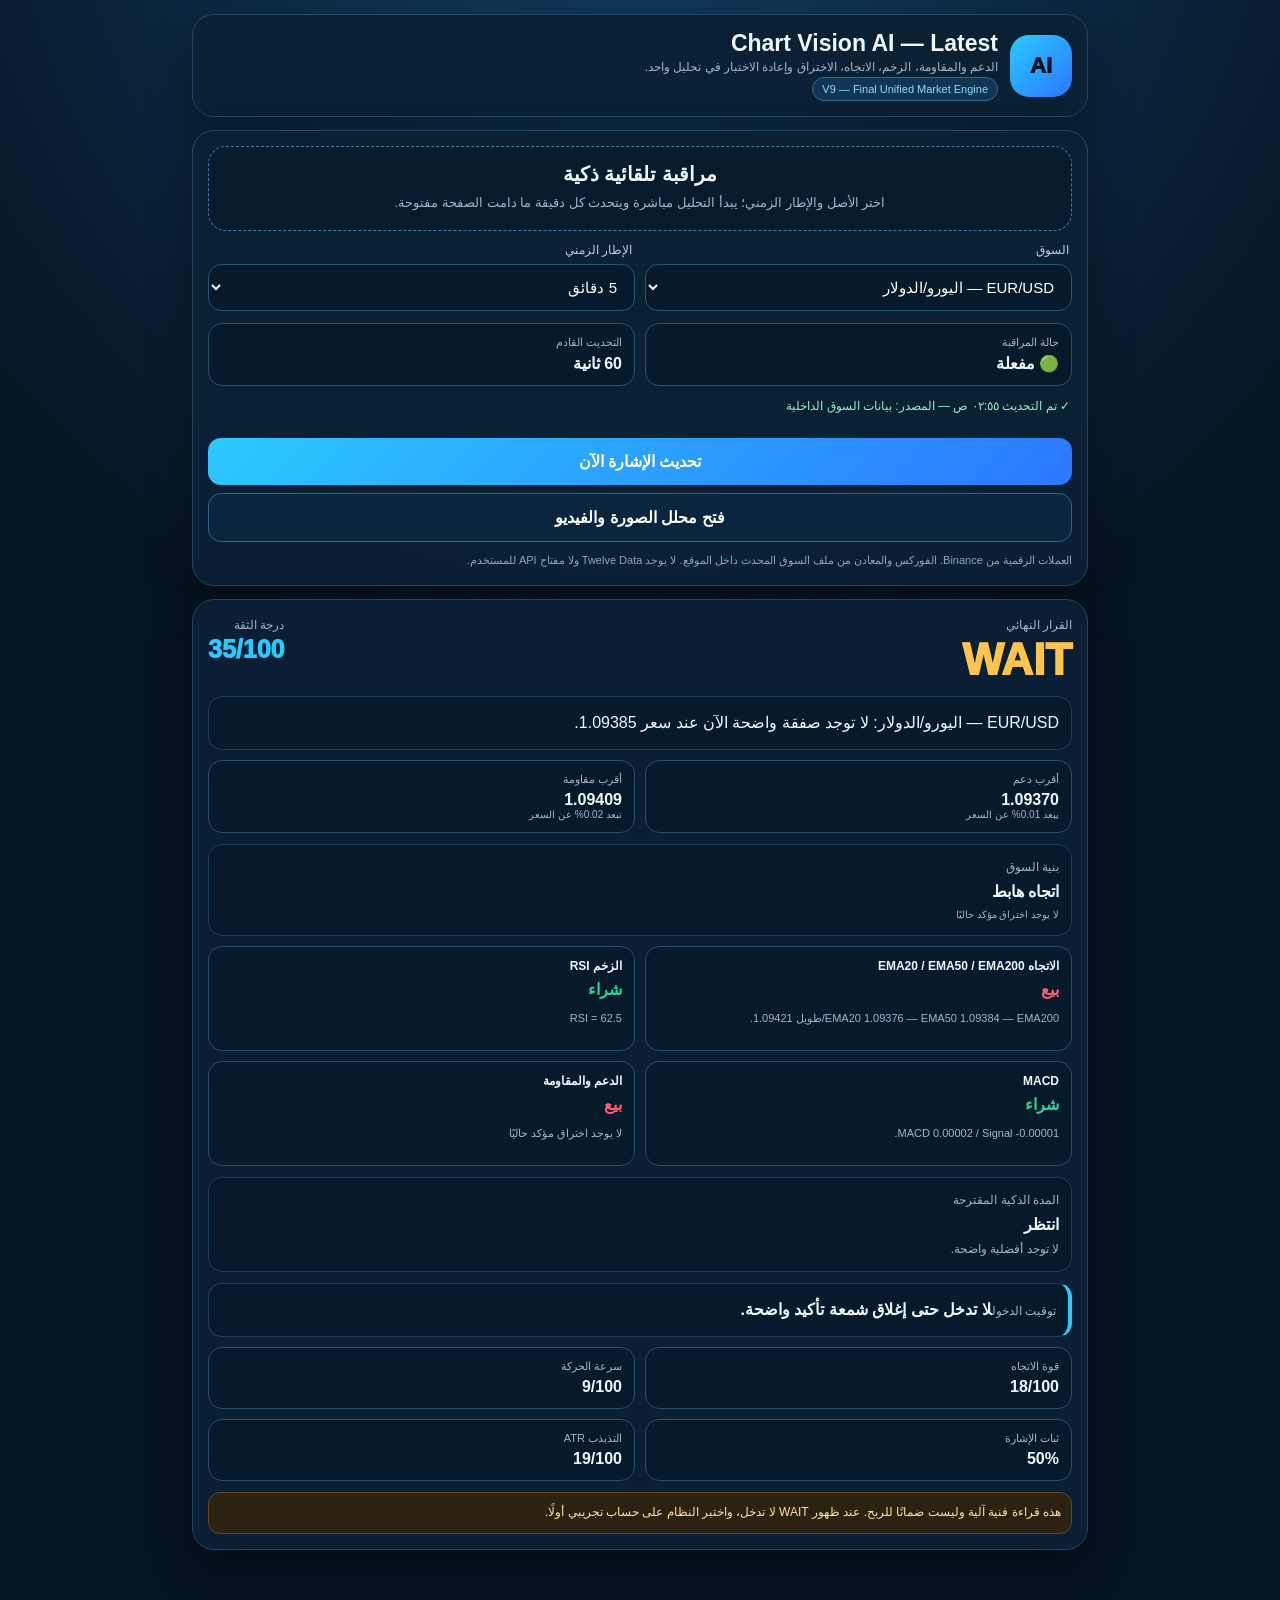
<file: chart-vision-ai-latest/index.html>
<!doctype html><html lang="ar" dir="rtl"><head><meta charset="utf-8"><meta name="viewport" content="width=device-width,initial-scale=1"><meta http-equiv="refresh" content="0;url=../chart-vision-ai-v9/index.html?v=1"><title>Chart Vision AI — Latest</title><script>location.replace('../chart-vision-ai-v9/index.html?v=1')</script></head><body style="background:#061321;color:white;font-family:Arial;text-align:center;padding:40px">جارٍ فتح أحدث نسخة…</body></html>
</file>
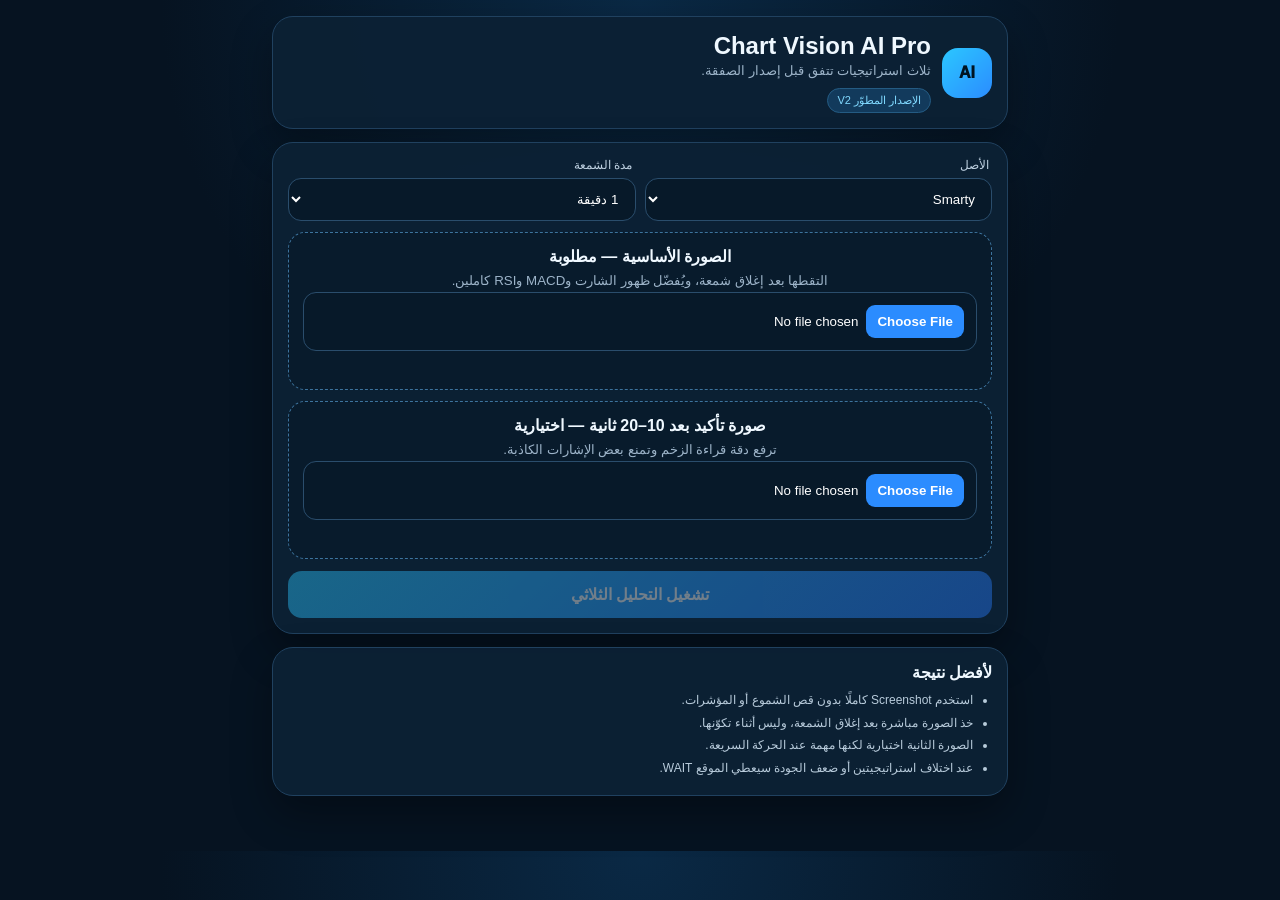
<file: chart-vision-ai-pro/index.html>
<!doctype html><html lang="ar" dir="rtl"><head><meta charset="utf-8"><meta name="viewport" content="width=device-width,initial-scale=1,viewport-fit=cover"><meta name="theme-color" content="#061321"><title>Chart Vision AI Pro</title><style>:root{--bg:#061321;--card:#0c2034;--line:#20415f;--text:#eff8ff;--muted:#9db4c9;--blue:#2b8cff;--cyan:#2bc7ff;--green:#27d38f;--red:#ff6072;--amber:#ffc247}*{box-sizing:border-box}body{margin:0;background:radial-gradient(circle at top,#0a2945,#061321 45%);color:var(--text);font-family:-apple-system,BlinkMacSystemFont,"Segoe UI",Tahoma,Arial;padding:env(safe-area-inset-top) 0 env(safe-area-inset-bottom)}main{max-width:760px;margin:auto;padding:16px 12px 42px}.card{background:rgba(12,32,52,.97);border:1px solid var(--line);border-radius:21px;padding:15px;margin-bottom:13px;box-shadow:0 18px 42px #0005}.brand{display:flex;align-items:center;gap:11px}.logo{width:50px;height:50px;border-radius:16px;background:linear-gradient(135deg,var(--cyan),var(--blue));color:#001321;display:grid;place-items:center;font-weight:950}.brand h1{font-size:24px;margin:0}.muted{color:var(--muted);font-size:13px;line-height:1.65}.badge{display:inline-block;background:#123a5c;color:#80d9ff;border:1px solid #245b83;border-radius:999px;padding:5px 9px;font-size:11px;margin-top:7px}.grid{display:grid;grid-template-columns:1fr 1fr;gap:9px}label span{display:block;color:#bed0e0;font-size:12px;margin:0 3px 6px}select,input[type=file]{width:100%;border:1px solid #2a4d6c;border-radius:13px;background:#071929;color:#fff;padding:12px}input[type=file]::file-selector-button{border:0;border-radius:9px;padding:9px 11px;margin-left:8px;background:var(--blue);color:#fff;font-weight:850}.upload{border:1px dashed #3c739d;border-radius:17px;padding:14px;text-align:center;background:#081b2c;margin-top:11px}.upload b{display:block;margin-bottom:5px}.upload small{color:var(--muted);line-height:1.55}.status{font-size:12px;margin-top:7px;min-height:17px}.ok{color:#8decc4}.bad{color:#ffd0d5}.preview{display:none;margin-top:11px;border-radius:16px;overflow:hidden;background:#02080e}.preview canvas{display:block;width:100%;height:auto}.btn{width:100%;border:0;border-radius:14px;padding:14px;margin-top:12px;background:linear-gradient(135deg,#2bc7ff,#287bff);color:#fff;font-size:16px;font-weight:950}.btn:disabled{opacity:.42}.result{display:none}.hero{display:flex;justify-content:space-between;align-items:center;gap:12px}.decision{font-size:38px;font-weight:1000;letter-spacing:.5px}.BUY{color:var(--green)}.SELL{color:var(--red)}.WAIT{color:var(--amber)}.confidence{font-size:23px;color:var(--cyan);font-weight:950}.summary,.entry{margin-top:11px;background:#071a2c;border:1px solid #1d3b58;border-radius:14px;padding:12px;line-height:1.7}.entry{border-right:4px solid var(--cyan)}.strategies{display:grid;grid-template-columns:repeat(3,1fr);gap:8px;margin-top:11px}.strategy{background:#081a2b;border:1px solid #1b3954;border-radius:14px;padding:10px;min-height:125px}.strategy h3{font-size:13px;margin:0 0 8px}.vote{font-size:18px;font-weight:950;margin-bottom:6px}.strategy p{color:var(--muted);font-size:11px;line-height:1.55;margin:0}.metrics{display:grid;grid-template-columns:repeat(2,1fr);gap:8px;margin-top:9px}.m{background:#081a2b;border:1px solid #1b3954;border-radius:13px;padding:11px}.m span{display:block;color:var(--muted);font-size:11px;margin-bottom:4px}.zone{font-weight:900}.note{margin-top:10px;background:#2c2211;border:1px solid #60481d;color:#ffe2a1;border-radius:12px;padding:10px;font-size:12px;line-height:1.6}.secondary{background:#0a243b;border:1px solid #315b7d}.tips{padding-right:19px;color:#b8cbdb;font-size:12px;line-height:1.9;margin:7px 0 0}.history{display:flex;gap:8px;margin-top:10px}.history button{flex:1;border:1px solid #31526d;border-radius:11px;padding:10px;background:#0a2136;color:#fff;font-weight:800}.history .win{border-color:#257a5a}.history .loss{border-color:#8d3542}.stats{color:var(--muted);font-size:12px;margin-top:8px;text-align:center}@media(max-width:560px){.grid,.metrics{grid-template-columns:1fr}.strategies{grid-template-columns:1fr}.strategy{min-height:0}}</style></head><body><main><section class="card"><div class="brand"><div class="logo">AI</div><div><h1>Chart Vision AI Pro</h1><div class="muted">ثلاث استراتيجيات تتفق قبل إصدار الصفقة.</div><span class="badge">الإصدار المطوّر V2</span></div></div></section><section class="card"><div class="grid"><label><span>الأصل</span><select id="asset"><option>Smarty</option><option>Camel Race</option><option>AI Index</option><option>Crypto Index</option><option>أصل آخر</option></select></label><label><span>مدة الشمعة</span><select id="tf"><option value="30">30 ثانية</option><option value="60" selected>1 دقيقة</option><option value="180">3 دقائق</option><option value="300">5 دقائق</option></select></label></div><div class="upload"><b>الصورة الأساسية — مطلوبة</b><small>التقطها بعد إغلاق شمعة، ويُفضّل ظهور الشارت وMACD وRSI كاملين.</small><input id="file1" type="file" accept="image/*,.png,.jpg,.jpeg,.webp,.heic,.heif"><div id="st1" class="status"></div></div><div class="upload"><b>صورة تأكيد بعد 10–20 ثانية — اختيارية</b><small>ترفع دقة قراءة الزخم وتمنع بعض الإشارات الكاذبة.</small><input id="file2" type="file" accept="image/*,.png,.jpg,.jpeg,.webp,.heic,.heif"><div id="st2" class="status"></div></div><div id="preview" class="preview"><canvas id="canvas"></canvas></div><button id="analyze" class="btn" disabled>تشغيل التحليل الثلاثي</button></section><section id="result" class="card result"><div class="hero"><div><div class="muted">القرار النهائي</div><div id="decision" class="decision WAIT">WAIT</div></div><div><div class="muted">قوة الاتفاق</div><div id="confidence" class="confidence">0/100</div></div></div><div id="summary" class="summary"></div><div class="strategies"><div class="strategy"><h3>1. الاتجاه والمتوسطات</h3><div id="vTrend" class="vote WAIT">WAIT</div><p id="rTrend"></p></div><div class="strategy"><h3>2. الدعم والمقاومة</h3><div id="vSR" class="vote WAIT">WAIT</div><p id="rSR"></p></div><div class="strategy"><h3>3. الزخم RSI + MACD</h3><div id="vMom" class="vote WAIT">WAIT</div><p id="rMom"></p></div></div><div class="entry"><span class="muted">توقيت الدخول</span><b id="entry" style="display:block;margin-top:5px"></b></div><div class="metrics"><div class="m"><span>مدة الصفقة المقترحة</span><b id="expiry">—</b></div><div class="m"><span>حالة السوق</span><b id="market">—</b></div><div class="m"><span>منطقة الدعم</span><b class="zone" style="color:var(--green)">موضحة باللون الأخضر</b></div><div class="m"><span>منطقة المقاومة</span><b class="zone" style="color:var(--red)">موضحة باللون الأحمر</b></div></div><div class="note">لا تدخل لمجرد ظهور BUY أو SELL. نفّذ فقط بعد تحقق توقيت الدخول المكتوب. النتيجة تحليل بصري للصورة وليست وصولًا مباشرًا لأسعار المنصة ولا ضمانًا للربح.</div><div class="history"><button class="win" id="win">سجّلها ربح</button><button class="loss" id="loss">سجّلها خسارة</button></div><div id="stats" class="stats"></div><button id="again" class="btn secondary">تحليل صور جديدة</button></section><section class="card"><b>لأفضل نتيجة</b><ul class="tips"><li>استخدم Screenshot كاملًا بدون قص الشموع أو المؤشرات.</li><li>خذ الصورة مباشرة بعد إغلاق الشمعة، وليس أثناء تكوّنها.</li><li>الصورة الثانية اختيارية لكنها مهمة عند الحركة السريعة.</li><li>عند اختلاف استراتيجيتين أو ضعف الجودة سيعطي الموقع WAIT.</li></ul></section></main><script>(()=>{'use strict';const q=s=>document.querySelector(s),f1=q('#file1'),f2=q('#file2'),st1=q('#st1'),st2=q('#st2'),canvas=q('#canvas'),ctx=canvas.getContext('2d',{willReadFrequently:true}),preview=q('#preview'),btn=q('#analyze'),result=q('#result');let im1=null,im2=null,lastSignal='WAIT';function load(input,status,n){const f=input.files&&input.files[0];if(!f){if(n===1)im1=null;else im2=null;status.textContent='';check();return}status.className='status';status.textContent='جارٍ تحميل الصورة…';const r=new FileReader();r.onerror=()=>bad(status,'تعذر قراءة الصورة.');r.onload=()=>{const im=new Image();im.onerror=()=>bad(status,'صيغة الصورة غير مدعومة.');im.onload=()=>{if(n===1){im1=im;draw(im1);preview.style.display='block'}else im2=im;status.className='status ok';status.textContent='✓ تم تحميل الصورة بنجاح';check()};im.src=r.result};r.readAsDataURL(f)}function bad(s,t){s.className='status bad';s.textContent=t}function check(){btn.disabled=!im1}f1.onchange=()=>load(f1,st1,1);f2.onchange=()=>load(f2,st2,2);function draw(im){const w=Math.min(760,im.naturalWidth),sc=w/im.naturalWidth;canvas.width=Math.round(w);canvas.height=Math.round(im.naturalHeight*sc);ctx.drawImage(im,0,0,canvas.width,canvas.height)}function quant(a,p){a=[...a].sort((x,y)=>x-y);const t=(a.length-1)*p,i=Math.floor(t),f=t-i;return a[i+1]===undefined?a[i]:a[i]+f*(a[i+1]-a[i])}function regression(points){const n=points.length,xm=(n-1)/2,ym=points.reduce((s,v)=>s+v,0)/n;let a=0,b=0;for(let i=0;i<n;i++){a+=(i-xm)*(points[i]-ym);b+=(i-xm)**2}return b?a/b:0}function candles(im){draw(im);const W=canvas.width,H=canvas.height,d=ctx.getImageData(0,0,W,H).data,y0=Math.round(H*.12),y1=Math.round(H*.60),out=[];for(const type of ['g','r']){const cols=[];for(let x=4;x<W-4;x++){let n=0;for(let y=y0;y<y1;y++){const i=(y*W+x)*4,R=d[i],G=d[i+1],B=d[i+2];if(type==='g'?G>102&&G>R*1.14&&G>B*.86:R>112&&R>G*1.14&&R>B*.86)n++}cols.push(n)}let s=-1;for(let k=0;k<=cols.length;k++){if(k<cols.length&&cols[k]>=3&&s<0)s=k;if((k===cols.length||cols[k]<3)&&s>=0){const e=k-1;if(e-s<=20){let ys=[];for(let z=s;z<=e;z++){const x=4+z;for(let y=y0;y<y1;y++){const i=(y*W+x)*4,R=d[i],G=d[i+1],B=d[i+2];if(type==='g'?G>102&&G>R*1.14&&G>B*.86:R>112&&R>G*1.14&&R>B*.86)ys.push(y)}}if(ys.length>5){const top=quant(ys,.04),bot=quant(ys,.96);if(bot-top>2&&bot-top<H*.16)out.push({x:4+(s+e)/2,top,bot,mid:(top+bot)/2,c:type})}}s=-1}}}out.sort((a,b)=>a.x-b.x);const clean=[];for(const c of out){const p=clean.at(-1);if(p&&Math.abs(p.x-c.x)<5){if(c.bot-c.top>p.bot-p.top)clean[clean.length-1]=c}else clean.push(c)}return clean.slice(-48)}function colorMomentum(im){draw(im);const W=canvas.width,H=canvas.height,d=ctx.getImageData(0,0,W,H).data;let mg=0,mr=0,blueL=[],whiteL=[];for(let x=Math.round(W*.52);x<W*.98;x++){for(let y=Math.round(H*.57);y<Math.round(H*.75);y++){const i=(y*W+x)*4,R=d[i],G=d[i+1],B=d[i+2];if(G>95&&G>R*1.13)mg++;if(R>105&&R>G*1.13)mr++}let by=[],wy=[];for(let y=Math.round(H*.72);y<Math.round(H*.88);y++){const i=(y*W+x)*4,R=d[i],G=d[i+1],B=d[i+2];if(B>125&&B>R*1.12&&B>G*.95)by.push(y);if(R>150&&G>150&&B>150&&Math.abs(R-G)<35)wy.push(y)}if(by.length)blueL.push(quant(by,.5));if(wy.length)whiteL.push(quant(wy,.5))}return{macd:mg>mr*1.18?'BUY':mr>mg*1.18?'SELL':'WAIT',macdRatio:(mg+1)/(mr+1),rsiSlope:blueL.length>8?regression(blueL.slice(-Math.min(30,blueL.length))):0,rsiPos:blueL.length?quant(blueL,.5)/H:.8}}function maSlope(im){draw(im);const W=canvas.width,H=canvas.height,d=ctx.getImageData(0,0,W,H).data,ys=[];for(let x=Math.round(W*.28);x<W*.96;x++){let a=[];for(let y=Math.round(H*.12);y<Math.round(H*.60);y++){const i=(y*W+x)*4,R=d[i],G=d[i+1],B=d[i+2];const blue=B>125&&B>R*1.18&&B>G*1.02;const yellow=R>145&&G>105&&B<110;const pink=R>135&&B>95&&R>G*1.05;if(blue||yellow||pink)a.push(y)}if(a.length)ys.push(quant(a,.5))}return ys.length>15?regression(ys.slice(-Math.min(70,ys.length))):0}function analyzeImage(im){const cs=candles(im);if(cs.length<8)throw Error('الشموع غير واضحة');const recent=cs.slice(-Math.min(20,cs.length)),last=recent.at(-1),cent=recent.map(x=>x.mid),trendSlope=regression(cent),shortSlope=regression(cent.slice(-Math.min(6,cent.length))),res=quant(cs.map(x=>x.top),.18),sup=quant(cs.map(x=>x.bot),.82),range=Math.max(22,sup-res),pos=(last.mid-res)/range,bull=recent.filter(x=>x.c==='g').length/recent.length,ma=maSlope(im),mom=colorMomentum(im);let trendVote='WAIT',trendPts=0;if(trendSlope<-.6&&shortSlope<-.45){trendVote='BUY';trendPts=70}else if(trendSlope>.6&&shortSlope>.45){trendVote='SELL';trendPts=70}if(ma<-.18&&trendVote==='BUY')trendPts+=12;if(ma>.18&&trendVote==='SELL')trendPts+=12;if((ma>.25&&trendVote==='BUY')||(ma<-.25&&trendVote==='SELL')){trendVote='WAIT';trendPts=45}let srVote='WAIT',srPts=45,srReason='السعر في منتصف النطاق.';const greens=recent.slice(-3).filter(x=>x.c==='g').length,reds=recent.slice(-3).filter(x=>x.c==='r').length;if(pos>.68&&last.c==='g'){srVote='BUY';srPts=78;srReason='ارتداد أخضر من منطقة الدعم.'}else if(pos<.32&&last.c==='r'){srVote='SELL';srPts=78;srReason='رفض هابط من منطقة المقاومة.'}else if(last.mid<res-range*.04&&greens>=2){srVote='BUY';srPts=82;srReason='اختراق مقاومة مع استمرار شرائي.'}else if(last.mid>sup+range*.04&&reds>=2){srVote='SELL';srPts=82;srReason='كسر دعم مع استمرار بيعي.'}let momVote='WAIT',momPts=45;const rsiUp=mom.rsiSlope<-.07,rsiDown=mom.rsiSlope>.07;if(mom.macd==='BUY'&&rsiUp){momVote='BUY';momPts=80}else if(mom.macd==='SELL'&&rsiDown){momVote='SELL';momPts=80}else if(mom.macd==='BUY'||rsiUp){momVote='BUY';momPts=64}else if(mom.macd==='SELL'||rsiDown){momVote='SELL';momPts=64}return{cs,last,res,sup,pos,trendSlope,shortSlope,ma,bull,mom,votes:{trend:{v:trendVote,p:trendPts,r:`ميل الشموع ${trendSlope<0?'صاعد':trendSlope>0?'هابط':'محايد'}، وميل المتوسطات ${ma<0?'صاعد':ma>0?'هابط':'غير واضح'}.`},sr:{v:srVote,p:srPts,r:srReason},momentum:{v:momVote,p:momPts,r:`MACD: ${mom.macd}، وRSI ${rsiUp?'يصعد':rsiDown?'يهبط':'محايد'}.`}}}}function compare(a,b){if(!b)return{dir:'NONE',boost:0};const delta=b.pos-a.pos;return delta<-.035?{dir:'BUY',boost:8}:delta>.035?{dir:'SELL',boost:8}:{dir:'WAIT',boost:2}}function zone(y,c,t){ctx.save();ctx.fillStyle=c+'24';ctx.fillRect(0,y-8,canvas.width,16);ctx.strokeStyle=c;ctx.lineWidth=2;ctx.setLineDash([8,5]);ctx.beginPath();ctx.moveTo(5,y);ctx.lineTo(canvas.width-5,y);ctx.stroke();ctx.setLineDash([]);ctx.fillStyle='#03101ddd';ctx.font='bold 14px Arial';const w=ctx.measureText(t).width;ctx.fillRect(canvas.width-w-25,y-24,w+17,22);ctx.fillStyle=c;ctx.fillText(t,canvas.width-w-17,y-8);ctx.restore()}function consensus(a,c){const list=Object.values(a.votes),bc=list.filter(x=>x.v==='BUY').length,sc=list.filter(x=>x.v==='SELL').length;let dec=bc>=2?'BUY':sc>=2?'SELL':'WAIT';let base=dec==='WAIT'?Math.max(...list.map(x=>x.p))-13:list.filter(x=>x.v===dec).reduce((s,x)=>s+x.p,0)/Math.max(1,list.filter(x=>x.v===dec).length);if(c.dir===dec)base+=c.boost;if(c.dir!=='NONE'&&c.dir!=='WAIT'&&dec!=='WAIT'&&c.dir!==dec){base-=16;if(base<70)dec='WAIT'}if(dec!=='WAIT'&&base<70)dec='WAIT';return{dec,score:Math.max(35,Math.min(92,Math.round(base))),bc,sc}}btn.onclick=()=>{try{const a=analyzeImage(im1),b=im2?analyzeImage(im2):null,c=compare(a,b),fin=consensus(a,c);draw(im1);zone(a.res,'#ff6072','مقاومة');zone(a.sup,'#27d38f','دعم');zone(a.last.mid,'#2bc7ff','السعر');show(a,c,fin);result.style.display='block';result.scrollIntoView({behavior:'smooth'})}catch(e){st1.className='status bad';st1.textContent='تعذر التحليل: ارفع لقطة كاملة وواضحة يظهر فيها الشارت والمؤشرات.'}};function setVote(id,v){const e=q(id);e.textContent=v;e.className='vote '+v}function show(a,c,f){lastSignal=f.dec;q('#decision').textContent=f.dec;q('#decision').className='decision '+f.dec;q('#confidence').textContent=f.score+'/100';setVote('#vTrend',a.votes.trend.v);setVote('#vSR',a.votes.sr.v);setVote('#vMom',a.votes.momentum.v);q('#rTrend').textContent=a.votes.trend.r;q('#rSR').textContent=a.votes.sr.r;q('#rMom').textContent=a.votes.momentum.r;const asset=q('#asset').value;q('#summary').textContent=f.dec==='BUY'?`اتفاق شرائي على ${asset}. لا تدخل إلا بعد تحقق التأكيد التالي.`:f.dec==='SELL'?`اتفاق بيعي على ${asset}. لا تدخل إلا بعد تحقق التأكيد التالي.`:`لا يوجد اتفاق كافٍ بين الاستراتيجيات الثلاث على ${asset}؛ الأفضل الانتظار.`;q('#entry').textContent=f.dec==='BUY'?'ادخل BUY مع بداية الشمعة التالية فقط إذا أغلقت الحالية خضراء فوق الدعم ولم تعد أسفله.':f.dec==='SELL'?'ادخل SELL مع بداية الشمعة التالية فقط إذا أغلقت الحالية حمراء تحت المقاومة ولم تعد فوقها.':'لا تدخل الآن. خذ Screenshot جديدًا بعد إغلاق الشمعة التالية وأعد التحليل.';const tf=+q('#tf').value;q('#expiry').textContent=tf<=30?'90 ثانية إلى دقيقتين':tf<=60?'3 دقائق':tf<=180?'6 إلى 9 دقائق':'10 إلى 15 دقيقة';q('#market').textContent=Math.abs(a.trendSlope)<.35?'متذبذب':a.trendSlope<0?'اتجاه صاعد':'اتجاه هابط';updateStats()}function updateStats(){const s=JSON.parse(localStorage.getItem('cvaiStats')||'{"w":0,"l":0}'),n=s.w+s.l;q('#stats').textContent=n?`السجل على جهازك: ${s.w} ربح / ${s.l} خسارة — ${(s.w/n*100).toFixed(0)}% نجاح`:'لم تُسجّل نتائج بعد.'}function record(k){if(lastSignal==='WAIT')return;const s=JSON.parse(localStorage.getItem('cvaiStats')||'{"w":0,"l":0}');s[k]++;localStorage.setItem('cvaiStats',JSON.stringify(s));updateStats()}q('#win').onclick=()=>record('w');q('#loss').onclick=()=>record('l');q('#again').onclick=()=>{f1.value='';f2.value='';im1=im2=null;st1.textContent=st2.textContent='';preview.style.display=result.style.display='none';btn.disabled=true;scrollTo({top:0,behavior:'smooth'})};updateStats()})();</script></body></html>
</file>
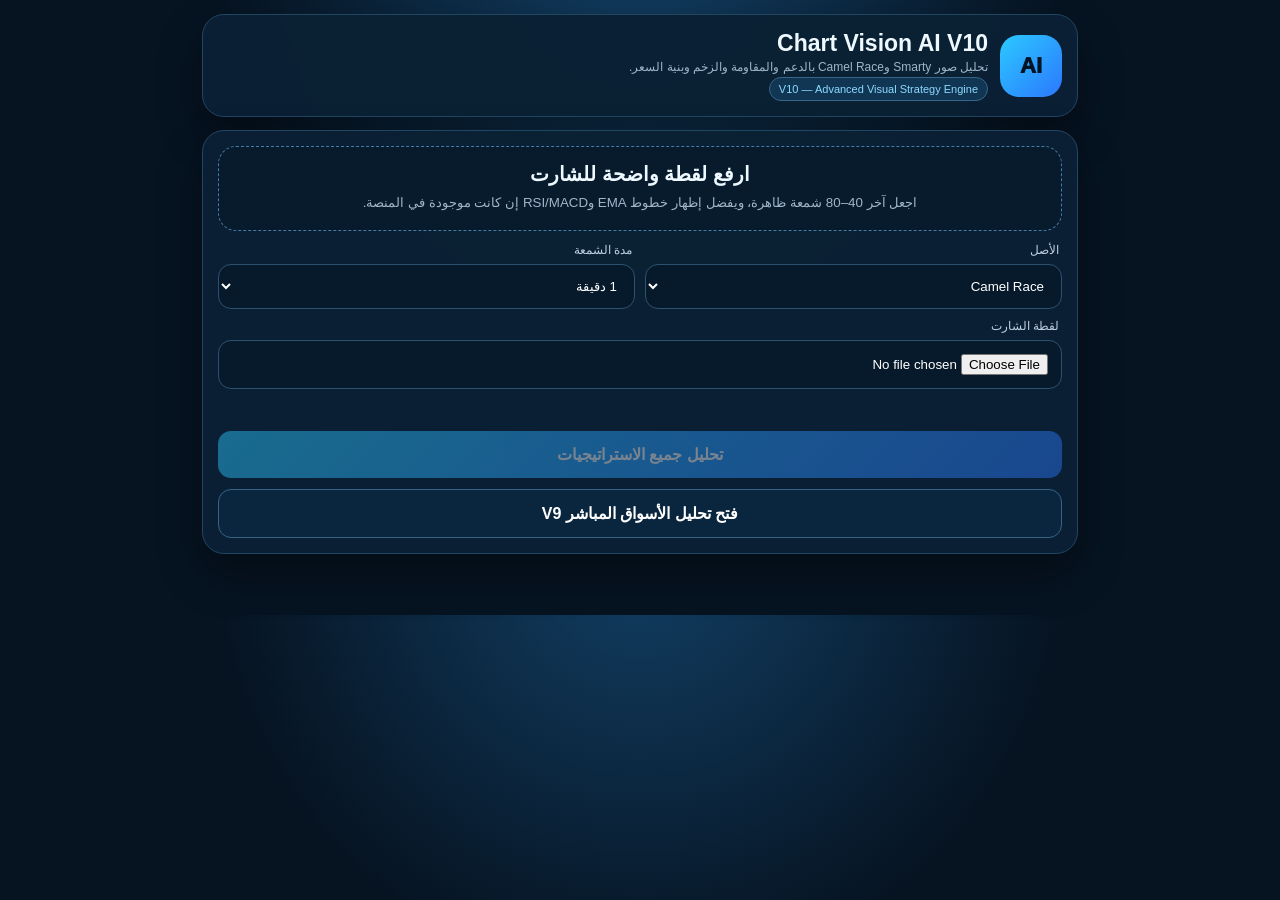
<file: chart-vision-ai-v10/index.html>
<!doctype html><html lang="ar" dir="rtl"><head><meta charset="utf-8"><meta name="viewport" content="width=device-width,initial-scale=1,viewport-fit=cover"><meta name="theme-color" content="#061321"><title>Chart Vision AI V10</title><style>:root{--bg:#061321;--card:#0b2034;--line:#214662;--txt:#eef8ff;--mut:#9fb6ca;--cyan:#2bc9ff;--blue:#2c78ff;--green:#2bd596;--red:#ff6274;--amber:#ffc44d}*{box-sizing:border-box}body{margin:0;background:radial-gradient(circle at 50% -10%,#123f64,#061321 46%);color:var(--txt);font-family:-apple-system,BlinkMacSystemFont,"Segoe UI",Tahoma,Arial;padding:env(safe-area-inset-top) 0 env(safe-area-inset-bottom)}main{max-width:900px;margin:auto;padding:14px 12px 48px}.card{background:rgba(11,32,52,.98);border:1px solid var(--line);border-radius:22px;padding:15px;margin-bottom:13px;box-shadow:0 20px 45px #0005}.brand{display:flex;gap:12px;align-items:center}.logo{width:62px;height:62px;border-radius:19px;background:linear-gradient(135deg,var(--cyan),var(--blue));display:grid;place-items:center;color:#001322;font-weight:1000;font-size:22px}.brand h1{font-size:23px;margin:0}.muted{color:var(--mut);font-size:12px;line-height:1.7}.badge{display:inline-block;border:1px solid #38648a;background:#113654;color:#8edaff;border-radius:999px;padding:5px 9px;font-size:11px}.grid,.modules,.metrics,.levels{display:grid;grid-template-columns:1fr 1fr;gap:10px}.hero{background:#081b2d;border:1px dashed #447da8;border-radius:18px;padding:15px;text-align:center;margin-bottom:12px}.hero b{font-size:20px}.hero small{display:block;color:var(--mut);margin-top:6px;line-height:1.7}label span{display:block;color:#bdd0e1;font-size:12px;margin:0 3px 7px}select,input[type=file]{width:100%;border:1px solid #2b526f;border-radius:13px;background:#071a2b;color:#fff;padding:13px}.preview{display:none;margin-top:12px;border-radius:16px;overflow:hidden;background:#02080e}.preview canvas{display:block;width:100%;height:auto;max-height:480px;object-fit:contain}.btn{width:100%;border:0;border-radius:13px;padding:14px;color:#fff;font-weight:900;font-size:16px;background:linear-gradient(135deg,var(--cyan),var(--blue));margin-top:11px}.btn.secondary{background:#0a263e;border:1px solid #356485}.btn:disabled{opacity:.45}.status{min-height:22px;color:#8ff0c8;font-size:12px;margin-top:9px}.result{display:none}.top{display:flex;justify-content:space-between;gap:12px;align-items:flex-start}.decision{font-size:44px;font-weight:1000}.BUY{color:var(--green)}.SELL{color:var(--red)}.WAIT{color:var(--amber)}.score{font-size:25px;color:var(--cyan);font-weight:950}.summary,.timebox,.entry,.structure{margin-top:11px;background:#071a2b;border:1px solid #1d3d59;border-radius:14px;padding:12px;line-height:1.75}.entry{border-right:4px solid var(--cyan)}.modules,.metrics,.levels{margin-top:10px}.module,.metric,.level{background:#071a2b;border:1px solid #294f6d;border-radius:14px;padding:12px}.module h3{font-size:12px;margin:0 0 7px}.module p,.metric span,.level span{color:var(--mut);font-size:11px;line-height:1.55}.metric b,.level b{display:block;margin-top:5px}.note{margin-top:11px;background:#2b2212;border:1px solid #60491e;color:#ffe3a5;border-radius:12px;padding:10px;font-size:12px;line-height:1.65}.tiny{font-size:10px;color:var(--mut)}@media(max-width:650px){.grid,.modules,.metrics,.levels{grid-template-columns:1fr}.decision{font-size:37px}}</style></head><body><main><section class="card"><div class="brand"><div class="logo">AI</div><div><h1>Chart Vision AI V10</h1><div class="muted">تحليل صور Smarty وCamel Race بالدعم والمقاومة والزخم وبنية السعر.</div><span class="badge">V10 — Advanced Visual Strategy Engine</span></div></div></section><section class="card"><div class="hero"><b>ارفع لقطة واضحة للشارت</b><small>اجعل آخر 40–80 شمعة ظاهرة، ويفضل إظهار خطوط EMA وRSI/MACD إن كانت موجودة في المنصة.</small></div><div class="grid"><label><span>الأصل</span><select id="asset"><option>Camel Race</option><option>Smarty</option><option>AI Index</option><option>Crypto Index</option><option>أصل آخر</option></select></label><label><span>مدة الشمعة</span><select id="tf"><option value="15">15 ثانية</option><option value="30">30 ثانية</option><option value="60" selected>1 دقيقة</option><option value="180">3 دقائق</option><option value="300">5 دقائق</option></select></label></div><label style="display:block;margin-top:10px"><span>لقطة الشارت</span><input id="file" type="file" accept="image/*"></label><div class="preview" id="preview"><canvas id="canvas"></canvas></div><div id="status" class="status"></div><button id="analyze" class="btn" disabled>تحليل جميع الاستراتيجيات</button><button id="markets" class="btn secondary">فتح تحليل الأسواق المباشر V9</button></section><section id="result" class="card result"><div class="top"><div><div class="muted">القرار النهائي</div><div id="decision" class="decision WAIT">WAIT</div></div><div><div class="muted">درجة التوافق</div><div id="confidence" class="score">0/100</div></div></div><div id="summary" class="summary"></div><div class="levels"><div class="level"><span>منطقة الدعم البصرية</span><b id="support">—</b><div id="supportD" class="tiny"></div></div><div class="level"><span>منطقة المقاومة البصرية</span><b id="resistance">—</b><div id="resistanceD" class="tiny"></div></div></div><div class="structure"><div class="muted">بنية السوق</div><b id="structure">—</b><div id="breakout" class="tiny"></div></div><div class="modules"><div class="module"><h3>الاتجاه وEMA البصري</h3><b id="trendV">—</b><p id="trendR"></p></div><div class="module"><h3>الزخم / RSI البصري التقديري</h3><b id="momentumV">—</b><p id="momentumR"></p></div><div class="module"><h3>الدعم والمقاومة</h3><b id="srV">—</b><p id="srR"></p></div><div class="module"><h3>الاختراق وإعادة الاختبار</h3><b id="breakV">—</b><p id="breakR"></p></div><div class="module"><h3>نمط الشموع واللون</h3><b id="candleV">—</b><p id="candleR"></p></div><div class="module"><h3>التذبذب وجودة اللقطة</h3><b id="volV">—</b><p id="volR"></p></div></div><div class="timebox"><div class="muted">المدة الذكية المقترحة</div><strong id="expiry">—</strong><div class="muted" id="expiryR"></div></div><div class="entry"><span class="muted">توقيت الدخول</span><b id="entry"></b></div><div class="metrics"><div class="metric"><span>قوة الاتجاه</span><b id="strength">—</b></div><div class="metric"><span>قوة الزخم</span><b id="momentum">—</b></div><div class="metric"><span>ثبات الإشارة</span><b id="stability">—</b></div><div class="metric"><span>جودة الصورة</span><b id="quality">—</b></div></div><div class="note">التحليل البصري لا يستطيع قراءة قيم RSI أو EMA الرقمية بدقة إلا إذا كانت ظاهرة بوضوح في الصورة. لذلك يستخدم تقديرًا بصريًا لبنية السعر والزخم، ولا توجد صفقة مضمونة. عند ظهور WAIT لا تدخل.</div></section></main><script>(()=>{'use strict';const $=s=>document.querySelector(s),c=$('#canvas'),x=c.getContext('2d',{willReadFrequently:true});let img=null;function fit(w,h){const s=Math.min(1,900/w);c.width=Math.round(w*s);c.height=Math.round(h*s)}$('#file').onchange=e=>{const f=e.target.files[0];if(!f)return;const r=new FileReader();r.onload=()=>{const im=new Image();im.onload=()=>{img=im;fit(im.naturalWidth,im.naturalHeight);x.drawImage(im,0,0,c.width,c.height);$('#preview').style.display='block';$('#analyze').disabled=false;$('#status').textContent='✓ الصورة جاهزة للتحليل'};im.src=r.result};r.readAsDataURL(f)};$('#markets').onclick=()=>location.href='../chart-vision-ai-v9/index.html?v=2';function linreg(a){const n=a.length;let sx=0,sy=0,sxy=0,sxx=0;for(let i=0;i<n;i++){sx+=i;sy+=a[i];sxy+=i*a[i];sxx+=i*i}return(n*sxy-sx*sy)/Math.max(1,n*sxx-sx*sx)}function smooth(a,p){return a.map((_,i)=>{let s=0,n=0;for(let j=Math.max(0,i-p+1);j<=i;j++){s+=a[j];n++}return s/n})}function features(){const w=c.width,h=c.height,d=x.getImageData(0,0,w,h).data,L=Math.round(w*.06),R=Math.round(w*.95),T=Math.round(h*.08),B=Math.round(h*.82),step=Math.max(2,Math.round(w/420)),cols=[],rows=new Array(B-T).fill(0);let green=0,red=0,bright=0,colored=0;for(let xx=L;xx<R;xx+=step){let sy=0,wt=0,edge=0;for(let yy=T;yy<B;yy+=step){const i=(yy*w+xx)*4,r=d[i],g=d[i+1],b=d[i+2],mx=Math.max(r,g,b),mn=Math.min(r,g,b),sat=mx-mn;if(mx>135&&sat>18){const q=mx+sat;sy+=yy*q;wt+=q;rows[yy-T]+=q;bright++;if(g>r*1.08&&g>b*.82){green++;colored++}else if(r>g*1.08&&r>b*.82){red++;colored++}}if(xx+step<R){const j=(yy*w+xx+step)*4;edge+=Math.abs(r-d[j])+Math.abs(g-d[j+1])+Math.abs(b-d[j+2])}}cols.push({y:wt?sy/wt:(T+B)/2,edge})}const ys=cols.map(v=>v.y),ema20=smooth(ys,Math.max(3,Math.round(ys.length*.10))),ema50=smooth(ys,Math.max(5,Math.round(ys.length*.24))),n=ys.length,recent=ys.slice(Math.round(n*.65)),prior=ys.slice(Math.round(n*.3),Math.round(n*.65)),slope=-linreg(ys),recentSlope=-linreg(recent),priorSlope=-linreg(prior),last=ys[n-1],range=B-T;const peaks=rows.map((v,i)=>({v,i})).sort((a,b)=>b.v-a.v),levels=[];for(const p of peaks){const y=T+p.i;if(!levels.some(z=>Math.abs(z-y)<range*.07))levels.push(y);if(levels.length>=6)break}levels.sort((a,b)=>a-b);const above=levels.filter(y=>y<last),below=levels.filter(y=>y>last),resY=above.length?above[above.length-1]:T,supY=below.length?below[0]:B,resDist=(last-resY)/range*100,supDist=(supY-last)/range*100,colorBias=(green-red)/Math.max(1,colored),activity=bright/Math.max(1,((R-L)/step)*((B-T)/step)),quality=Math.min(100,Math.round(activity*700+35)),vol=Math.min(100,Math.round((Math.max(...ys)-Math.min(...ys))/range*120)),emaBull=ema20[n-1]<ema50[n-1],emaBear=ema20[n-1]>ema50[n-1];return{w,h,T,B,range,ys,slope,recentSlope,priorSlope,last,resY,supY,resDist,supDist,colorBias,quality,vol,emaBull,emaBear,green,red}}function analyze(f){let buy=0,sell=0;const trend=f.slope>.08&&f.emaBull?'BUY':f.slope<-.08&&f.emaBear?'SELL':'WAIT';if(trend==='BUY')buy+=25;if(trend==='SELL')sell+=25;const momentum=f.recentSlope>f.priorSlope+.08?'BUY':f.recentSlope<f.priorSlope-.08?'SELL':'WAIT';if(momentum==='BUY')buy+=20;if(momentum==='SELL')sell+=20;const near=Math.max(5,12-f.vol*.05);let sr='WAIT';if(f.supDist<near){sr='BUY';buy+=24}if(f.resDist<near){sr='SELL';sell+=24}const breakUp=f.last<f.resY-f.range*.015,breakDown=f.last>f.supY+f.range*.015;let br='WAIT';if(breakUp){br='BUY';buy+=25}if(breakDown){br='SELL';sell+=25}const candle=f.colorBias>.08?'BUY':f.colorBias<-.08?'SELL':'WAIT';if(candle==='BUY')buy+=12;if(candle==='SELL')sell+=12;if(f.resDist<near*.45&&!breakUp)buy=Math.max(0,buy-20);if(f.supDist<near*.45&&!breakDown)sell=Math.max(0,sell-20);let decision='WAIT';if(buy>=58&&buy-sell>=20)decision='BUY';if(sell>=58&&sell-buy>=20)decision='SELL';const votes=[trend,momentum,sr,br,candle],win=decision==='WAIT'?Math.max(votes.filter(v=>v==='BUY').length,votes.filter(v=>v==='SELL').length):votes.filter(v=>v===decision).length,stability=Math.round(win/5*100),strength=Math.min(100,Math.round(Math.abs(f.slope)*260+Math.abs(buy-sell)*.45)),momScore=Math.min(100,Math.round(Math.abs(f.recentSlope-f.priorSlope)*220+Math.abs(f.colorBias)*65)),confidence=decision==='WAIT'?Math.min(65,Math.max(35,Math.round(Math.max(buy,sell)*.55+stability*.18))):Math.min(88,Math.max(52,Math.round(Math.max(buy,sell)*.62+stability*.18+strength*.1)));if(f.quality<48){decision='WAIT'}const structure=trend==='BUY'?'قمم وقيعان تميل للصعود':trend==='SELL'?'قمم وقيعان تميل للهبوط':'سوق جانبي أو غير واضح';return{...f,buy,sell,trend,momentum,sr,br,candle,decision,stability,strength,momScore,confidence,structure,breakText:breakUp?'اختراق مقاومة بصري محتمل':breakDown?'كسر دعم بصري محتمل':f.supDist<near?'قرب دعم — راقب الارتداد':f.resDist<near?'قرب مقاومة — راقب الرفض':'لا يوجد اختراق واضح'}}function word(v){return v==='BUY'?'شراء':v==='SELL'?'بيع':'انتظار'}function expiry(r){if(r.decision==='WAIT')return['انتظر','لا توجد أفضلية بصرية كافية.','التقط صورة جديدة بعد إغلاق شمعة واضحة.'];const tf=+$('#tf').value;let mult=r.stability>=80&&r.strength>=70?1:r.stability>=60?2:3;let sec=tf*mult;if(sec<60&&r.confidence<75)sec=60;const allowed=[30,60,120,180,300,600,900],out=allowed.reduce((a,b)=>Math.abs(b-sec)<Math.abs(a-sec)?b:a),label=out<60?out+' ثانية':out===60?'دقيقة واحدة':out/60+' دقائق';return[label,`المدة محسوبة من مدة الشمعة، قوة الاتجاه ${r.strength}/100، وثبات الإشارة ${r.stability}%.`,r.br!=='WAIT'?'انتظر إغلاق شمعة الاختراق، ثم ادخل مع بداية الشمعة التالية إذا ثبت المستوى.':'انتظر إغلاق شمعة تأكيد ثم ادخل مع بداية الشمعة التالية.']}function render(r){$('#result').style.display='block';$('#decision').textContent=r.decision;$('#decision').className='decision '+r.decision;$('#confidence').textContent=r.confidence+'/100';$('#summary').textContent=r.decision==='WAIT'?`${$('#asset').value}: لا توجد صفقة موثوقة بما يكفي في هذه اللقطة.`:`${$('#asset').value}: الإشارة البصرية الحالية ${word(r.decision)} بعد توافق عدة استراتيجيات.`;$('#support').textContent=`أسفل السعر بنحو ${r.supDist.toFixed(1)}% من ارتفاع الرسم`;$('#resistance').textContent=`أعلى السعر بنحو ${r.resDist.toFixed(1)}% من ارتفاع الرسم`;$('#supportD').textContent='منطقة أفقية مكتشفة من كثافة القمم والقيعان';$('#resistanceD').textContent='منطقة أفقية مكتشفة من كثافة القمم والقيعان';$('#structure').textContent=r.structure;$('#breakout').textContent=r.breakText;for(const [id,v] of [['trendV',r.trend],['momentumV',r.momentum],['srV',r.sr],['breakV',r.br],['candleV',r.candle]]){$('#'+id).textContent=word(v);$('#'+id).className=v}$('#trendR').textContent=`ميل عام ${r.slope.toFixed(2)} مع تقاطع متوسطين بصريين قصير وطويل.`;$('#momentumR').textContent=`الزخم الحديث ${r.recentSlope.toFixed(2)} مقابل السابق ${r.priorSlope.toFixed(2)}.`;$('#srR').textContent=`الدعم ${r.supDist.toFixed(1)}% والمقاومة ${r.resDist.toFixed(1)}% من موضع السعر داخل الرسم.`;$('#breakR').textContent=r.breakText;$('#candleR').textContent=`انحياز الألوان ${(r.colorBias*100).toFixed(1)}%، أخضر ${r.green} مقابل أحمر ${r.red}.`;$('#volV').textContent=r.vol>70?'مرتفع':r.vol>40?'متوسط':'منخفض';$('#volR').textContent=`التذبذب البصري ${r.vol}/100 وجودة الاستخراج ${r.quality}/100.`;const ex=expiry(r);$('#expiry').textContent=ex[0];$('#expiryR').textContent=ex[1];$('#entry').textContent=ex[2];$('#strength').textContent=r.strength+'/100';$('#momentum').textContent=r.momScore+'/100';$('#stability').textContent=r.stability+'%';$('#quality').textContent=r.quality+'/100';$('#result').scrollIntoView({behavior:'smooth'})}$('#analyze').onclick=()=>{try{$('#status').textContent='جارٍ فحص الاتجاه والزخم والدعم والمقاومة والاختراق…';x.drawImage(img,0,0,c.width,c.height);const r=analyze(features());render(r);$('#status').textContent='✓ اكتمل تحليل جميع الوحدات'}catch(e){console.error(e);$('#status').textContent='تعذر التحليل؛ استخدم لقطة أوضح يظهر فيها الشارت كاملًا.'}}})();</script></body></html>
</file>
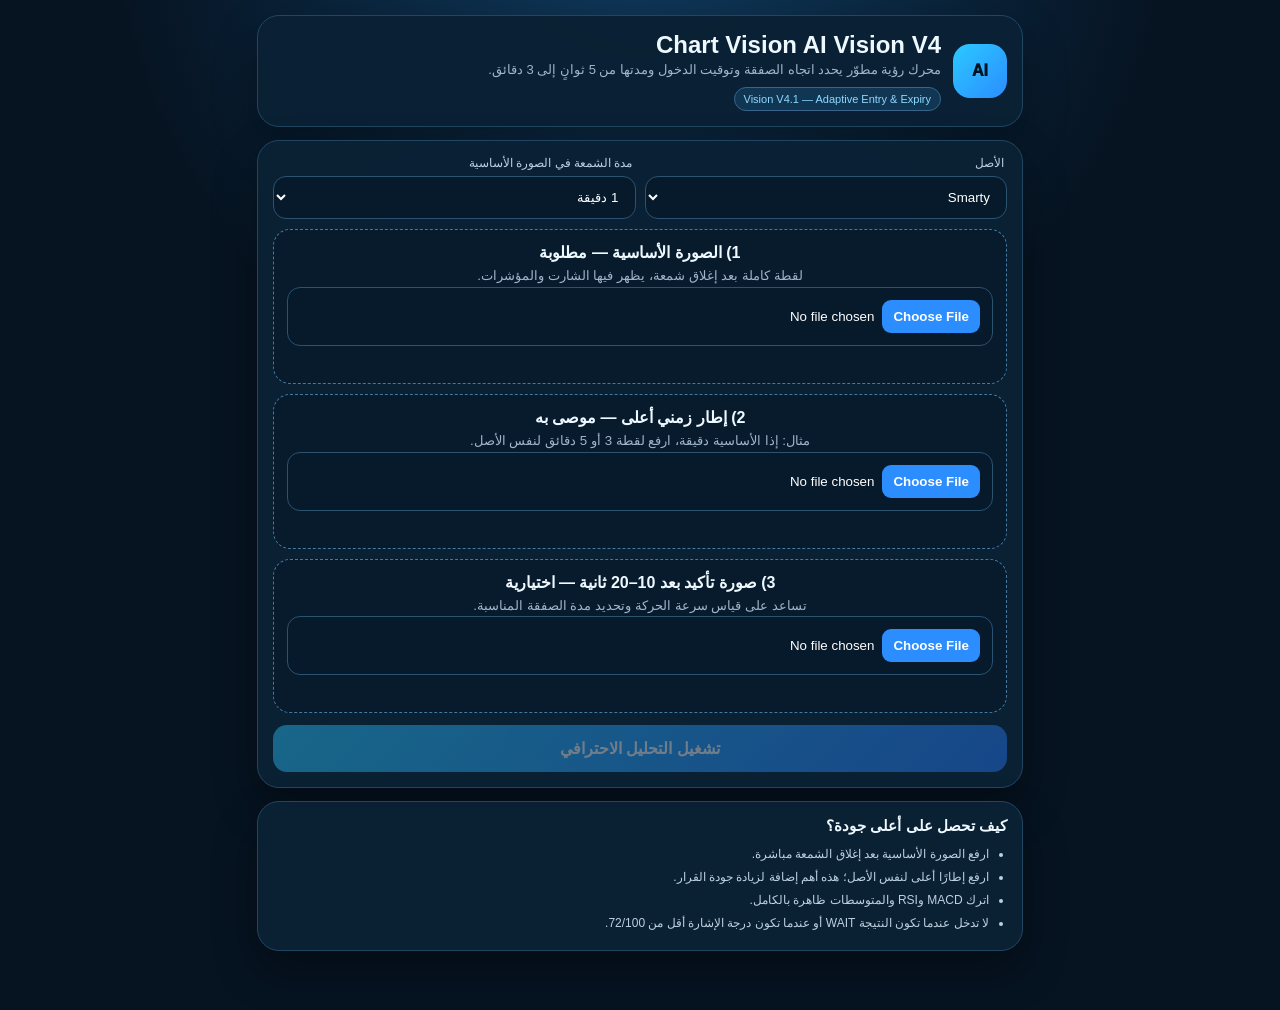
<file: chart-vision-ai-v4/index.html>
<!doctype html><html lang="ar" dir="rtl"><head><meta charset="utf-8"><meta name="viewport" content="width=device-width,initial-scale=1"><title>Chart Vision AI V4</title><style>body{margin:0;background:#061321;color:#fff;font-family:-apple-system,BlinkMacSystemFont,"Segoe UI",Tahoma,Arial;display:grid;place-items:center;min-height:100vh}.box{max-width:520px;padding:24px;text-align:center}.spin{width:42px;height:42px;border:4px solid #244966;border-top-color:#2bc9ff;border-radius:50%;margin:0 auto 16px;animation:s 1s linear infinite}@keyframes s{to{transform:rotate(360deg)}}small{color:#9fb6ca;line-height:1.7}</style></head><body><div class="box"><div class="spin"></div><b>جارٍ تحميل محرك Vision V4…</b><br><small>نسخة بنظام نقاط مرن ومدة صفقة ديناميكية.</small></div><script>(async()=>{try{let h=await fetch('../chart-vision-ai-elite/index.html?v=6').then(r=>r.text());h=h.replaceAll('Chart Vision AI Elite','Chart Vision AI Vision V4').replace('Elite V3 — Smart Expiry Engine','Vision V4.1 — Adaptive Entry & Expiry').replace('تحليل متعدد الطبقات مستوحى من منصات التحليل الاحترافية.','محرك رؤية مطوّر يحدد اتجاه الصفقة وتوقيت الدخول ومدتها من 5 ثوانٍ إلى 3 دقائق.').replaceAll('قوة الإعداد','درجة الإشارة').replace('لا تدخل عندما تكون النتيجة WAIT أو عندما تكون قوة الإعداد أقل من 72/100.','لا تدخل عندما تكون النتيجة WAIT أو عندما تكون درجة الإشارة أقل من 65/100.').replaceAll('G>100&&G>R*1.13&&G>B*.84','G>88&&G>R*1.08&&G>B*.78').replaceAll('R>110&&R>G*1.13&&R>B*.84','R>96&&R>G*1.08&&R>B*.78').replaceAll('cols[k]>=3','cols[k]>=2').replace('cs.length<9','cs.length<7').replaceAll('trendSlope<-.55&&shortSlope<-.35','trendSlope<-.35&&shortSlope<-.22').replaceAll('trendSlope>.55&&shortSlope>.35','trendSlope>.35&&shortSlope>.22').replaceAll('ind.maSlope<-.16','ind.maSlope<-.10').replaceAll('ind.maSlope>.16','ind.maSlope>.10').replaceAll('ind.rsiSlope<-.07','ind.rsiSlope<-.04').replaceAll('ind.rsiSlope>.07','ind.rsiSlope>.04');const fn=`function consensus(a,htf,confirm,vol){const core=[{w:25,...a.votes.trend},{w:25,...a.votes.sr},{w:20,...a.votes.mom},{w:15,...a.votes.pattern}],optional=[];if(!htf.r.includes('لم يُرفع'))optional.push({w:10,...htf});if(!confirm.r.includes('لم تُرفع'))optional.push({w:10,...confirm});optional.push({w:5,...vol});const all=[...core,...optional];let bs=0,ss=0,max=0,bn=0,sn=0;for(const x of all){max+=x.w;const k=Math.max(.45,Math.min(1,x.s/100));if(x.v==='BUY'){bs+=x.w*k;bn++}else if(x.v==='SELL'){ss+=x.w*k;sn++}}const b=bs/max*100,s=ss/max*100,m=Math.abs(b-s);let dec='WAIT',score=Math.max(b,s);if(b>=55&&m>=10&&bn>=2)dec='BUY';if(s>=55&&m>=10&&sn>=2)dec='SELL';if(dec==='WAIT'&&Math.max(b,s)>=48&&m>=14){dec=b>s?'BUY':'SELL';score=Math.max(b,s)-3}if(a.volatility>88&&score<75)dec='WAIT';score=Math.max(35,Math.min(92,Math.round(score)));return{dec,score,buy:bn,sell:sn,wait:all.length-bn-sn,total:all.length,buyScore:Math.round(b),sellScore:Math.round(s),margin:Math.round(m)}}`;const expiryFn=`function smartExpiry(a,confirm,tf,decision){if(decision==='WAIT')return{txt:'لا توجد مدة — انتظر',reason:'الإشارة غير كافية للدخول الآن.',entry:'لا تدخل الآن. التقط صورة جديدة بعد إغلاق الشمعة التالية.'};const aligned=confirm&&confirm.v===decision,strong=a.trendStrength>=74,medium=a.trendStrength>=52,fast=a.volatility>=72,extreme=a.volatility>=88,slow=a.volatility<=30;let sec=60,reason='',entry='';if(extreme){if(strong&&aligned){sec=5;reason='حركة شديدة السرعة مع تأكيد مباشر؛ دخول خاطف فقط.'}else{sec=30;reason='التذبذب مرتفع؛ مدة قصيرة لتقليل خطر الانعكاس.'}}else if(fast){if(strong&&aligned){sec=15;reason='زخم قوي وسريع ومتفق بين الصورتين.'}else if(strong){sec=30;reason='اتجاه قوي وسوق سريع.'}else{sec=60;reason='السوق سريع لكن الاتجاه متوسط؛ دقيقة أكثر توازنًا.'}}else if(slow){if(strong){sec=120;reason='الاتجاه واضح لكن الحركة بطيئة وتحتاج وقتًا.'}else{sec=180;reason='حركة بطيئة؛ تحتاج مدة أطول حتى يتطور الاتجاه.'}}else if(strong&&aligned){sec=30;reason='اتجاه قوي وتأكيد حركة؛ 30 ثانية مناسبة.'}else if(strong){sec=60;reason='اتجاه قوي بتذبذب طبيعي؛ دقيقة واحدة.'}else if(medium){sec=120;reason='اتجاه متوسط؛ دقيقتان تمنحان الحركة وقتًا كافيًا.'}else{sec=180;reason='الإشارة مقبولة لكن ضعيفة نسبيًا؛ ثلاث دقائق هي الحد الأنسب.'}if(tf>=180&&sec<30)sec=30;if(tf>=300&&sec<60)sec=60;const label=sec<60?sec+' ثوانٍ':sec===60?'دقيقة واحدة':sec===120?'دقيقتان':'3 دقائق';if(sec<=15)entry='ادخل فور بداية الشمعة الجديدة فقط، خلال أول 2–3 ثوانٍ، ولا تدخل بعد امتداد الحركة.';else if(sec===30)entry='ادخل خلال أول 5 ثوانٍ من الشمعة التالية بعد تأكيد اتجاه آخر شمعة.';else if(sec===60)entry='ادخل مع بداية الشمعة التالية بعد إغلاق مؤكد في اتجاه الإشارة.';else entry='انتظر إغلاق الشمعة الحالية، ثم ادخل مع بداية التالية بشرط بقاء السعر خارج مستوى الإلغاء.';return{txt:label,reason,entry}}`;h=h.replace(/function consensus\(a,htf,confirm,vol\)\{[\s\S]*?\nfunction smartExpiry/,fn+'\nfunction smartExpiry').replace(/function smartExpiry\(a,confirm,tf,decision\)\{[\s\S]*?\nfunction zone/,expiryFn+'\nfunction zone').replace('بعد اتفاق ${fin.buy} وحدات تحليل.','بعد تجميع نقاط شراء أعلى من البيع (${fin.buyScore} مقابل ${fin.sellScore}).').replace('بعد اتفاق ${fin.sell} وحدات تحليل.','بعد تجميع نقاط بيع أعلى من الشراء (${fin.sellScore} مقابل ${fin.buyScore}).').replace('الإشارات غير متفقة بما يكفي','فرق النقاط غير كافٍ أو الصورة غير حاسمة').replace('${Math.max(fin.buy,fin.sell)} تأكيدات من ${fin.total}','شراء ${fin.buyScore} / بيع ${fin.sellScore}').replace("q('#entry').textContent=fin.dec==='BUY'?'ادخل BUY مع بداية الشمعة التالية فقط بعد إغلاق شمعة خضراء فوق منطقة الدخول، ويفضل إعادة اختبار ناجحة للمستوى.':fin.dec==='SELL'?'ادخل SELL مع بداية الشمعة التالية فقط بعد إغلاق شمعة حمراء أسفل منطقة الدخول، ويفضل إعادة اختبار فاشلة للمستوى.':'لا تدخل الآن. أعد التصوير بعد إغلاق الشمعة التالية أو ارفع إطارًا أعلى.';","q('#entry').textContent=exp.entry+(fin.dec==='BUY'?' الاتجاه: BUY.':fin.dec==='SELL'?' الاتجاه: SELL.':'');").replace('هذا محرك تحليل بصري متقدم، لكنه لا يملك بثًا مباشرًا أو بيانات تاريخية داخلية لأصول Smarty وCamel Race. لذلك لا يساوي TrendSpider أو Tickeron من ناحية البيانات الحية والاختبار التاريخي، ولا يضمن الربح. استخدم WAIT كقرار أساسي عند التعارض.','محرك Vision V4.1 يحدد مدة الصفقة ديناميكيًا بين 5 ثوانٍ و3 دقائق حسب سرعة الحركة والتذبذب وقوة الاتجاه. مدة 5 و15 ثانية لا تُقترح إلا عند وجود حركة سريعة وتأكيد قوي. لا يملك بثًا مباشرًا ولا يضمن الربح.');document.open();document.write(h);document.close()}catch(e){document.body.innerHTML='<div class="box"><b>تعذر تحميل النسخة.</b><br><small>أعد فتح الرابط في Safari.</small></div>'}})();</script></body></html>
</file>
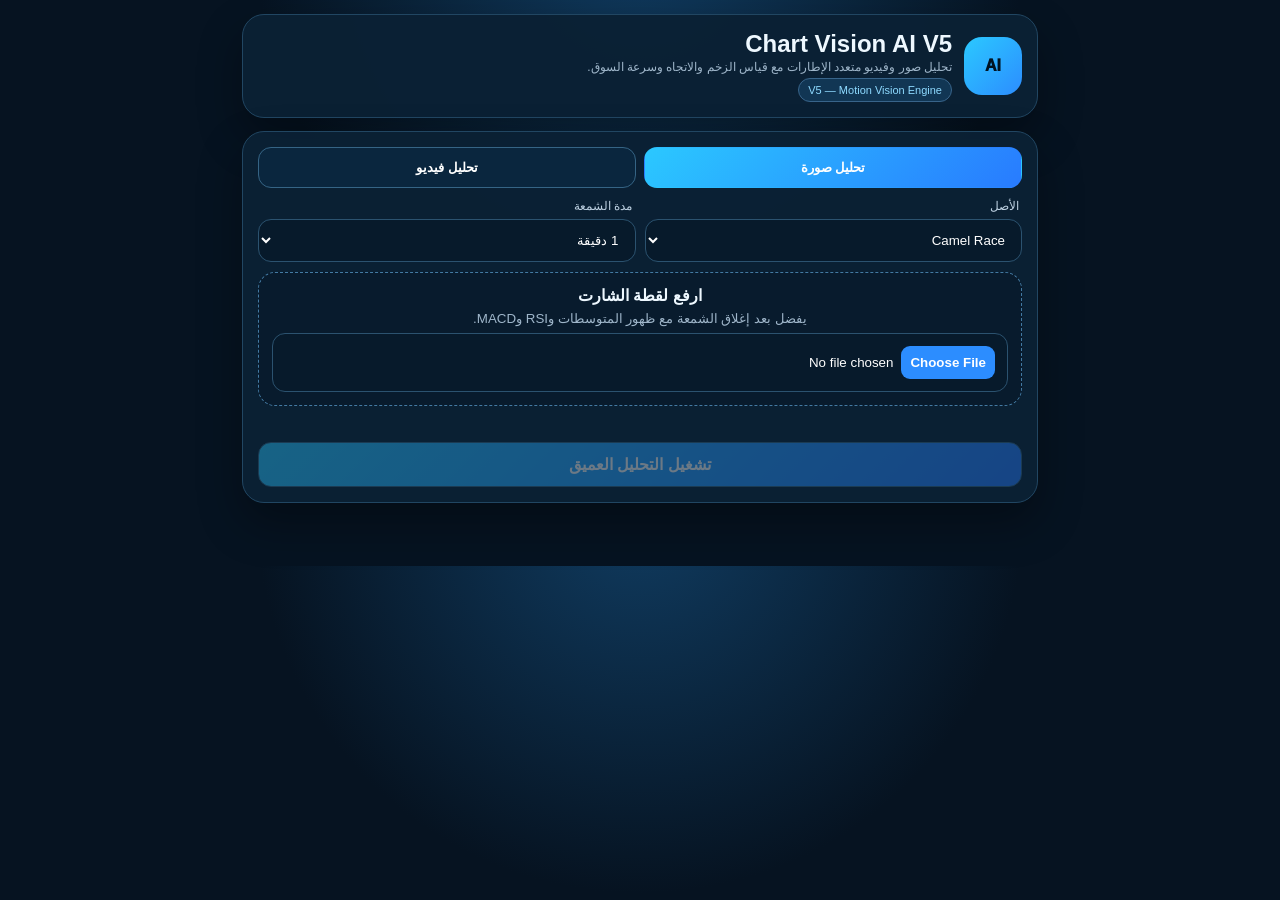
<file: chart-vision-ai-v5/index.html>
<!doctype html>
<html lang="ar" dir="rtl"><head><meta charset="utf-8"><meta name="viewport" content="width=device-width,initial-scale=1,viewport-fit=cover"><meta name="theme-color" content="#061321"><title>Chart Vision AI V5</title><style>
:root{--bg:#061321;--card:#0b2034;--line:#214662;--txt:#eef8ff;--mut:#9fb6ca;--blue:#2c8dff;--cyan:#2bc9ff;--green:#29d391;--red:#ff6173;--amber:#ffc44d;--purple:#a889ff}*{box-sizing:border-box}body{margin:0;background:radial-gradient(circle at 50% -10%,#103c61,#061321 43%);color:var(--txt);font-family:-apple-system,BlinkMacSystemFont,"Segoe UI",Tahoma,Arial;padding:env(safe-area-inset-top) 0 env(safe-area-inset-bottom)}main{max-width:820px;margin:auto;padding:14px 12px 50px}.card{background:rgba(11,32,52,.97);border:1px solid var(--line);border-radius:22px;padding:15px;margin-bottom:13px;box-shadow:0 20px 45px #0005}.brand{display:flex;gap:12px;align-items:center}.logo{width:58px;height:58px;border-radius:18px;background:linear-gradient(135deg,var(--cyan),var(--blue));display:grid;place-items:center;color:#001322;font-weight:1000}.brand h1{font-size:24px;margin:0}.muted{color:var(--mut);font-size:12px;line-height:1.65}.badge,.pill{display:inline-block;border:1px solid #38648a;background:#113654;color:#8edaff;border-radius:999px;padding:5px 9px;font-size:11px}.tabs{display:grid;grid-template-columns:1fr 1fr;gap:8px;margin-bottom:11px}.tabs button,.btn,.history button{border:0;border-radius:13px;padding:12px;color:#fff;font-weight:900;background:#0a263e;border:1px solid #356485}.tabs button.on{background:linear-gradient(135deg,#2bc8ff,#287bff);border-color:transparent}.grid{display:grid;grid-template-columns:1fr 1fr;gap:9px}label span{display:block;color:#bdd0e1;font-size:12px;margin:0 3px 6px}select,input[type=file]{width:100%;border:1px solid #2b526f;border-radius:13px;background:#071a2b;color:#fff;padding:12px}input[type=file]::file-selector-button{border:0;border-radius:9px;padding:9px;margin-left:8px;background:var(--blue);color:#fff;font-weight:850}.upload{margin-top:10px;background:#081b2d;border:1px dashed #437aa3;border-radius:17px;padding:13px;text-align:center}.upload small{display:block;color:var(--mut);line-height:1.55;margin:4px 0}.status{font-size:12px;margin-top:7px;min-height:17px;color:#91ebc6}.preview{display:none;margin-top:11px;border-radius:16px;overflow:hidden;background:#02080e}.preview canvas,.preview video{display:block;width:100%;height:auto;max-height:420px;object-fit:contain}.btn{width:100%;margin-top:12px;background:linear-gradient(135deg,#2bc8ff,#287bff);font-size:16px}.btn:disabled{opacity:.4}.result{display:none}.hero{display:flex;justify-content:space-between;align-items:flex-start;gap:12px}.decision{font-size:42px;font-weight:1000}.BUY{color:var(--green)}.SELL{color:var(--red)}.WAIT{color:var(--amber)}.score{font-size:24px;color:var(--cyan);font-weight:950}.summary,.entry,.timebox{margin-top:11px;background:#071a2c;border:1px solid #1d3d59;border-radius:14px;padding:12px;line-height:1.75}.entry{border-right:4px solid var(--cyan)}.timebox{background:linear-gradient(135deg,#0d3150,#0a2238)}.timebox strong{font-size:19px;color:#8fe1ff}.modules,.metrics{display:grid;grid-template-columns:repeat(2,1fr);gap:8px;margin-top:10px}.module,.m{background:#081b2c;border:1px solid #1c3b57;border-radius:14px;padding:11px}.module h3{font-size:13px;margin:0 0 7px}.module b{font-size:17px}.module p,.m span{color:var(--mut);font-size:11px;line-height:1.55}.meter{height:8px;background:#061321;border-radius:999px;overflow:hidden;margin-top:7px}.meter i{display:block;height:100%;background:linear-gradient(90deg,var(--purple),var(--cyan))}.pillrow{display:flex;gap:7px;flex-wrap:wrap;margin-top:10px}.history{display:flex;gap:8px;margin-top:12px}.history button{flex:1}.history .win{border-color:#287d5c}.history .loss{border-color:#8b3643}.stats{text-align:center;color:var(--mut);font-size:12px;margin-top:8px}.note{margin-top:10px;background:#2b2212;border:1px solid #60491e;color:#ffe3a5;border-radius:12px;padding:10px;font-size:12px;line-height:1.65}.progress{height:9px;background:#061321;border-radius:99px;overflow:hidden;margin-top:10px;display:none}.progress i{display:block;height:100%;width:0;background:linear-gradient(90deg,var(--blue),var(--cyan))}@media(max-width:600px){.grid,.modules,.metrics{grid-template-columns:1fr}.decision{font-size:36px}}
</style></head><body><main>
<section class="card"><div class="brand"><div class="logo">AI</div><div><h1>Chart Vision AI V5</h1><div class="muted">تحليل صور وفيديو متعدد الإطارات مع قياس الزخم والاتجاه وسرعة السوق.</div><span class="badge">V5 — Motion Vision Engine</span></div></div></section>
<section class="card"><div class="tabs"><button id="tabImage" class="on">تحليل صورة</button><button id="tabVideo">تحليل فيديو</button></div><div class="grid"><label><span>الأصل</span><select id="asset"><option>Camel Race</option><option>Smarty</option><option>AI Index</option><option>Crypto Index</option><option>أصل آخر</option></select></label><label><span>مدة الشمعة</span><select id="tf"><option value="5">5 ثوانٍ</option><option value="15">15 ثانية</option><option value="30">30 ثانية</option><option value="60" selected>1 دقيقة</option><option value="180">3 دقائق</option><option value="300">5 دقائق</option></select></label></div>
<div id="imageBox" class="upload"><b>ارفع لقطة الشارت</b><small>يفضل بعد إغلاق الشمعة مع ظهور المتوسطات وRSI وMACD.</small><input id="imageFile" type="file" accept="image/*"></div>
<div id="videoBox" class="upload" style="display:none"><b>ارفع فيديو للشارت من 6 إلى 20 ثانية</b><small>سيتم استخراج عدة إطارات وقياس تغير الاتجاه والزخم وسرعة الحركة.</small><input id="videoFile" type="file" accept="video/*"></div><div id="status" class="status"></div><div class="progress" id="progress"><i id="bar"></i></div><div class="preview" id="preview"><canvas id="canvas"></canvas><video id="video" muted playsinline style="display:none"></video></div><button class="btn" id="analyze" disabled>تشغيل التحليل العميق</button></section>
<section class="card result" id="result"><div class="hero"><div><div class="muted">القرار النهائي</div><div id="decision" class="decision WAIT">WAIT</div></div><div><div class="muted">درجة توافق التحليل</div><div id="confidence" class="score">0/100</div></div></div><div id="summary" class="summary"></div><div class="modules"><div class="module"><h3>الاتجاه والمتوسطات</h3><b id="trendVote">—</b><p id="trendReason"></p></div><div class="module"><h3>الزخم والتسارع</h3><b id="momentumVote">—</b><p id="momentumReason"></p></div><div class="module"><h3>السلوك السعري</h3><b id="patternVote">—</b><p id="patternReason"></p></div><div class="module"><h3>تحليل الحركة بالفيديو</h3><b id="motionVote">—</b><p id="motionReason"></p></div></div><div class="timebox"><div class="muted">مدة الصفقة المقترحة</div><strong id="expiry">—</strong><div class="muted" id="expiryReason"></div></div><div class="entry"><span class="muted">توقيت الدخول</span><b id="entry" style="display:block;margin-top:5px"></b></div><div class="metrics"><div class="m"><span>قوة الاتجاه</span><b id="trendStrength">—</b><div class="meter"><i id="trendMeter"></i></div></div><div class="m"><span>سرعة السوق</span><b id="speed">—</b><div class="meter"><i id="speedMeter"></i></div></div><div class="m"><span>ثبات الإشارة عبر الإطارات</span><b id="stability">—</b></div><div class="m"><span>جودة الملف</span><b id="quality">—</b></div></div><div class="pillrow"><span class="pill" id="frames">0 إطار</span><span class="pill" id="buyScore">شراء 0</span><span class="pill" id="sellScore">بيع 0</span></div><div class="note">درجة التوافق ليست احتمال ربح مضمونًا. اختبر النتائج على حساب تجريبي وسجّل الربح والخسارة دون حذف النتائج السيئة.</div><div class="history"><button class="win" id="win">✅ سجّل ربح</button><button class="loss" id="loss">❌ سجّل خسارة</button></div><div id="stats" class="stats"></div><button class="btn" id="again" style="background:#0a263e">تحليل جديد</button></section>
</main><script>
(()=>{'use strict';const $=s=>document.querySelector(s),canvas=$('#canvas'),ctx=canvas.getContext('2d',{willReadFrequently:true}),video=$('#video');let mode='image',image=null,last=null;const setMode=m=>{mode=m;$('#tabImage').classList.toggle('on',m==='image');$('#tabVideo').classList.toggle('on',m==='video');$('#imageBox').style.display=m==='image'?'block':'none';$('#videoBox').style.display=m==='video'?'block':'none';$('#status').textContent='';$('#preview').style.display='none';$('#analyze').disabled=true};$('#tabImage').onclick=()=>setMode('image');$('#tabVideo').onclick=()=>setMode('video');
function fit(w,h){const max=900,s=Math.min(1,max/w);canvas.width=Math.round(w*s);canvas.height=Math.round(h*s)}function drawImage(im){fit(im.naturalWidth,im.naturalHeight);ctx.drawImage(im,0,0,canvas.width,canvas.height);$('#preview').style.display='block';canvas.style.display='block';video.style.display='none'}
$('#imageFile').onchange=e=>{const f=e.target.files[0];if(!f)return;const r=new FileReader();r.onload=()=>{const im=new Image();im.onload=()=>{image=im;drawImage(im);$('#status').textContent='✓ تم تحميل الصورة';$('#analyze').disabled=false};im.src=r.result};r.readAsDataURL(f)};
$('#videoFile').onchange=e=>{const f=e.target.files[0];if(!f)return;video.src=URL.createObjectURL(f);video.onloadedmetadata=()=>{if(video.duration<3||video.duration>60)$('#status').textContent='يفضل فيديو بين 6 و20 ثانية، وسيتم التحليل رغم ذلك.';else $('#status').textContent=`✓ فيديو ${video.duration.toFixed(1)} ثانية جاهز`;$('#preview').style.display='block';canvas.style.display='none';video.style.display='block';$('#analyze').disabled=false}};
function frameFeatures(){const w=canvas.width,h=canvas.height,d=ctx.getImageData(0,0,w,h).data;let green=0,red=0,bright=0,blue=0;const ys=[],step=4;for(let y=Math.round(h*.08);y<h*.78;y+=step){let row=0;for(let x=Math.round(w*.06);x<w*.94;x+=step){const i=(y*w+x)*4,r=d[i],g=d[i+1],b=d[i+2],mx=Math.max(r,g,b),mn=Math.min(r,g,b);if(g>r*1.08&&g>b*.76&&g-r>10){green++;row++}if(r>g*1.08&&r>b*.76&&r-g>10){red++;row--}if(mx>165&&mx-mn>22)bright++;if(b>r*1.2&&b>g*1.05)blue++}ys.push(row)}const total=Math.max(1,green+red);let center=0,weight=0;for(let y=0;y<ys.length;y++){const v=Math.abs(ys[y]);center+=y*v;weight+=v}center=weight?center/weight:ys.length/2;const bias=(green-red)/total;const quality=Math.min(100,Math.round((bright/(w*h/step/step))*500+35));return{green,red,bias,center:center/ys.length,quality,activity:Math.min(100,Math.round(total/(w*h/step/step)*600))}}
async function extractVideo(){const n=Math.max(7,Math.min(15,Math.round(video.duration)));const arr=[];canvas.style.display='block';video.style.display='none';fit(video.videoWidth,video.videoHeight);for(let i=0;i<n;i++){video.currentTime=Math.max(.05,(video.duration-.1)*i/(n-1));await new Promise(res=>video.onseeked=()=>res());ctx.drawImage(video,0,0,canvas.width,canvas.height);arr.push(frameFeatures());$('#bar').style.width=((i+1)/n*100)+'%'}return arr}
function analyzeFrames(a){const n=a.length,avg=k=>a.reduce((s,x)=>s+x[k],0)/n;const first=a[0],lastF=a[n-1],bias=avg('bias'),activity=avg('activity'),quality=avg('quality');const motion=(lastF.center-first.center)*100;const biasChange=(lastF.bias-first.bias)*100;const positive=a.filter(x=>x.bias>.035).length,negative=a.filter(x=>x.bias<-.035).length;const stability=Math.round(Math.max(positive,negative)/n*100);let buy=0,sell=0;buy+=Math.max(0,bias*100)*.55;sell+=Math.max(0,-bias*100)*.55;buy+=Math.max(0,-motion)*.38;sell+=Math.max(0,motion)*.38;buy+=Math.max(0,biasChange)*.25;sell+=Math.max(0,-biasChange)*.25;if(positive>negative)buy+=stability*.28;if(negative>positive)sell+=stability*.28;const trendStrength=Math.min(100,Math.round(Math.abs(bias)*210+Math.abs(motion)*.65+stability*.32));const speed=Math.min(100,Math.round(activity*.55+Math.abs(motion)*.8+Math.abs(biasChange)*.35));buy=Math.round(Math.min(100,buy));sell=Math.round(Math.min(100,sell));const margin=Math.abs(buy-sell);let decision='WAIT';if(buy>=38&&margin>=10&&stability>=55)decision='BUY';if(sell>=38&&margin>=10&&stability>=55)decision='SELL';if(quality<42||stability<45)decision='WAIT';const confidence=Math.max(35,Math.min(94,Math.round(Math.max(buy,sell)*.55+trendStrength*.25+stability*.2)));return{decision,confidence,buy,sell,trendStrength,speed,stability,quality,motion,bias,biasChange,n}}
function expiry(r){if(r.decision==='WAIT')return['انتظر','لا توجد إشارة مستقرة كافية.','التقط لقطة أو فيديو جديدًا بعد إغلاق الشمعة التالية.'];let sec;if(r.speed>82&&r.trendStrength>72&&r.stability>78)sec=5;else if(r.speed>70&&r.stability>70)sec=15;else if(r.speed>58)sec=30;else if(r.trendStrength>62)sec=60;else if(r.speed<30)sec=180;else sec=120;const tf=+$('#tf').value;if(tf>=180&&sec<30)sec=30;if(tf>=300&&sec<60)sec=60;const label=sec<60?sec+' ثوانٍ':sec===60?'دقيقة واحدة':sec===120?'دقيقتان':'3 دقائق';const reason=sec<=15?'حركة سريعة جدًا مع ثبات مرتفع عبر الإطارات.':sec===30?'زخم سريع واتجاه واضح نسبيًا.':sec===60?'اتجاه جيد بسرعة متوسطة.':'الحركة أبطأ وتحتاج وقتًا للتطور.';const entry=sec<=15?'الدخول فقط مع بداية شمعة جديدة وخلال أول ثانيتين، وتجنب الدخول بعد امتداد قوي.':'انتظر إغلاق الشمعة الحالية، ثم ادخل مع بداية التالية بشرط استمرار الاتجاه وعدم ظهور شمعة انعكاسية.';return[label,reason,entry]}
function vote(v){return v==='BUY'?'شراء':v==='SELL'?'بيع':'انتظار'}function render(r){last=r;const [ex,er,en]=expiry(r);$('#result').style.display='block';$('#decision').textContent=r.decision;$('#decision').className='decision '+r.decision;$('#confidence').textContent=r.confidence+'/100';$('#summary').textContent=r.decision==='WAIT'?'الحركة غير متفقة بما يكفي، لذلك الأفضل عدم الدخول الآن.':`الإشارة تميل إلى ${vote(r.decision)} لأن الاتجاه والزخم عبر الإطارات متوافقان بدرجة ${r.stability}%.`;const trend=r.bias>.035?'BUY':r.bias<-.035?'SELL':'WAIT',mom=r.biasChange>3?'BUY':r.biasChange<-3?'SELL':'WAIT',motion=r.motion<-2?'BUY':r.motion>2?'SELL':'WAIT';$('#trendVote').textContent=vote(trend);$('#trendVote').className=trend;$('#trendReason').textContent=`انحياز الألوان والحركة: ${(r.bias*100).toFixed(1)}، قوة الاتجاه ${r.trendStrength}/100.`;$('#momentumVote').textContent=vote(mom);$('#momentumVote').className=mom;$('#momentumReason').textContent=`تغير الزخم بين أول وآخر إطار: ${r.biasChange.toFixed(1)}.`;$('#patternVote').textContent=r.stability>72?'استمرار محتمل':'غير حاسم';$('#patternReason').textContent=r.stability>72?'تكرر الاتجاه نفسه في معظم الإطارات.':'الإطارات لا تعرض سلوكًا متكررًا بما يكفي.';$('#motionVote').textContent=mode==='video'?vote(motion):'لقطة ثابتة';$('#motionReason').textContent=mode==='video'?`انتقال مركز الحركة: ${r.motion.toFixed(1)} عبر ${r.n} إطارًا.`:'تحليل الحركة الزمنية يحتاج فيديو.';$('#expiry').textContent=ex;$('#expiryReason').textContent=er;$('#entry').textContent=en;$('#trendStrength').textContent=r.trendStrength+'/100';$('#trendMeter').style.width=r.trendStrength+'%';$('#speed').textContent=r.speed+'/100';$('#speedMeter').style.width=r.speed+'%';$('#stability').textContent=r.stability+'%';$('#quality').textContent=Math.round(r.quality)+'/100';$('#frames').textContent=r.n+' إطار';$('#buyScore').textContent='شراء '+r.buy;$('#sellScore').textContent='بيع '+r.sell;$('#result').scrollIntoView({behavior:'smooth'})}
$('#analyze').onclick=async()=>{try{$('#analyze').disabled=true;$('#progress').style.display='block';$('#bar').style.width='5%';$('#status').textContent='جارٍ تحليل الحركة…';let frames;if(mode==='image'){drawImage(image);frames=[frameFeatures()]}else frames=await extractVideo();const r=analyzeFrames(frames);render(r);$('#status').textContent='✓ اكتمل التحليل';$('#bar').style.width='100%'}catch(e){$('#status').textContent='تعذر التحليل. جرّب ملفًا آخر.'}finally{$('#analyze').disabled=false;setTimeout(()=>$('#progress').style.display='none',800)}};
function save(outcome){if(!last)return;const key='cvai_v5_history',h=JSON.parse(localStorage.getItem(key)||'[]');h.push({date:Date.now(),asset:$('#asset').value,mode,decision:last.decision,score:last.confidence,expiry:expiry(last)[0],outcome});localStorage.setItem(key,JSON.stringify(h));stats()}function stats(){const h=JSON.parse(localStorage.getItem('cvai_v5_history')||'[]'),w=h.filter(x=>x.outcome==='win').length;$('#stats').textContent=h.length?`السجل: ${h.length} صفقة — ${w} ربح — نسبة مسجلة ${Math.round(w/h.length*100)}%`:'لا توجد نتائج مسجلة بعد.'}$('#win').onclick=()=>save('win');$('#loss').onclick=()=>save('loss');$('#again').onclick=()=>location.reload();stats();})();
</script></body></html>
</file>
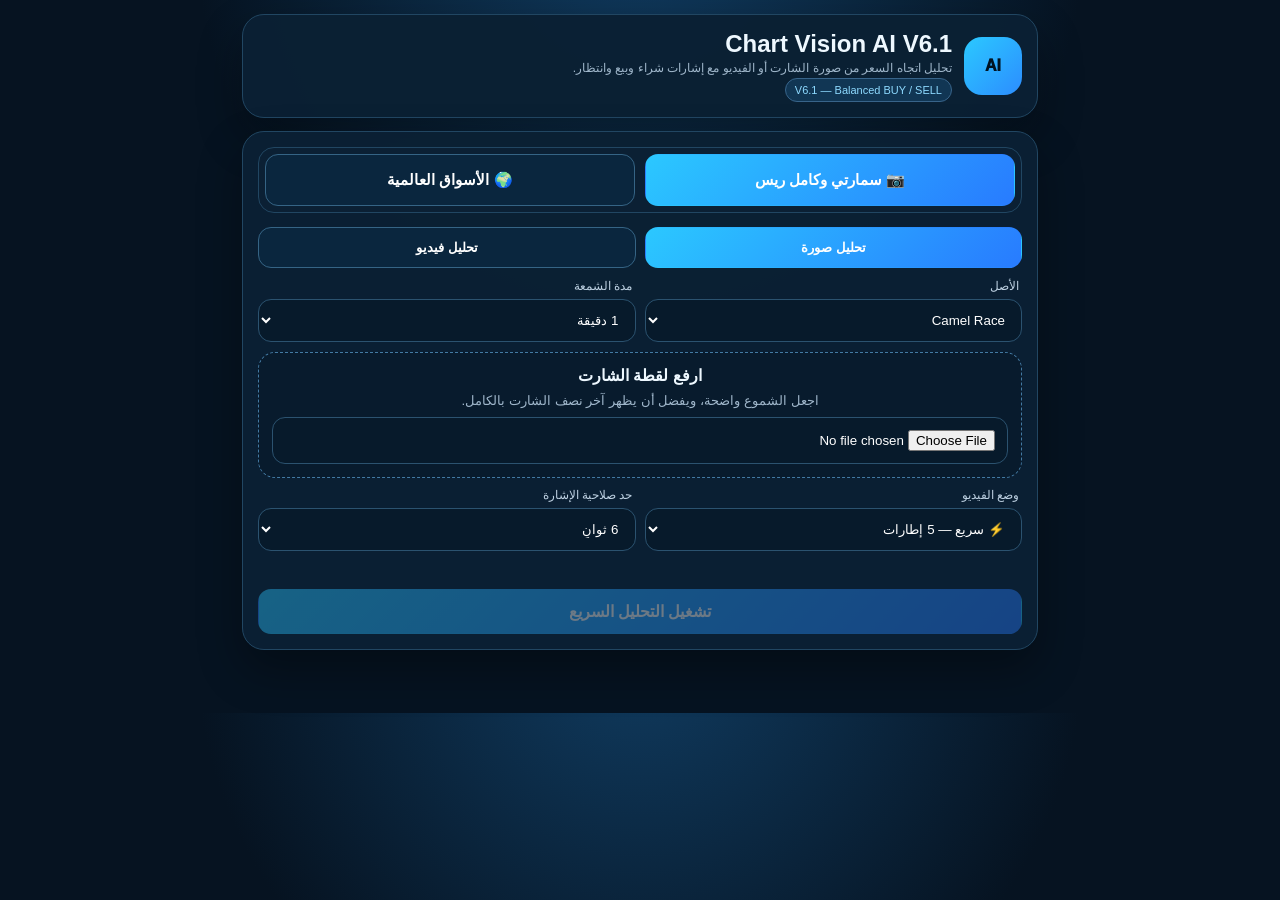
<file: chart-vision-ai-v6/index.html>
<!doctype html>
<html lang="ar" dir="rtl">
<head>
<meta charset="utf-8">
<meta name="viewport" content="width=device-width,initial-scale=1,viewport-fit=cover">
<meta name="theme-color" content="#061321">
<title>Chart Vision AI V6</title>
<style>
:root{--bg:#061321;--card:#0b2034;--line:#214662;--txt:#eef8ff;--mut:#9fb6ca;--blue:#2c8dff;--cyan:#2bc9ff;--green:#29d391;--red:#ff6173;--amber:#ffc44d}
*{box-sizing:border-box}body{margin:0;background:radial-gradient(circle at 50% -10%,#103c61,#061321 44%);color:var(--txt);font-family:-apple-system,BlinkMacSystemFont,"Segoe UI",Tahoma,Arial;padding:env(safe-area-inset-top) 0 env(safe-area-inset-bottom)}
main{max-width:820px;margin:auto;padding:14px 12px 50px}.card{background:rgba(11,32,52,.98);border:1px solid var(--line);border-radius:22px;padding:15px;margin-bottom:13px;box-shadow:0 20px 45px #0005}
.brand{display:flex;gap:12px;align-items:center}.logo{width:58px;height:58px;border-radius:18px;background:linear-gradient(135deg,var(--cyan),var(--blue));display:grid;place-items:center;color:#001322;font-weight:1000}
.brand h1{font-size:24px;margin:0}.muted{color:var(--mut);font-size:12px;line-height:1.7}.badge,.pill{display:inline-block;border:1px solid #38648a;background:#113654;color:#8edaff;border-radius:999px;padding:5px 9px;font-size:11px}
.main-tabs{display:grid;grid-template-columns:1fr 1fr;gap:10px;margin-bottom:14px;position:sticky;top:8px;z-index:4;background:#0b2034;padding:6px;border-radius:16px;border:1px solid #214662}
.main-tabs button,.tabs button,.btn,.history button{border:1px solid #356485;border-radius:13px;padding:12px;color:#fff;font-weight:900;background:#0a263e}.main-tabs button{font-size:15px;min-height:52px}.main-tabs button.on,.tabs button.on,.btn{background:linear-gradient(135deg,#2bc8ff,#287bff);border-color:transparent}
.tabs,.grid,.modules,.metrics{display:grid;grid-template-columns:1fr 1fr;gap:9px}.tabs{margin-bottom:11px}.upload,.marketbox{margin-top:10px;background:#081b2d;border:1px dashed #437aa3;border-radius:17px;padding:13px;text-align:center}
.upload small,.marketbox small{display:block;color:var(--mut);margin:5px 0;line-height:1.6}label span{display:block;color:#bdd0e1;font-size:12px;margin:0 3px 6px}
select,input[type=file],input[type=password]{width:100%;border:1px solid #2b526f;border-radius:13px;background:#071a2b;color:#fff;padding:12px}.status{font-size:12px;margin-top:8px;min-height:18px;color:#91ebc6}
.preview{display:none;margin-top:11px;border-radius:16px;overflow:hidden;background:#02080e}.preview canvas,.preview video{display:block;width:100%;height:auto;max-height:420px;object-fit:contain}.btn{width:100%;margin-top:12px;font-size:16px}.btn:disabled{opacity:.4}
.progress{height:9px;background:#061321;border-radius:99px;overflow:hidden;margin-top:10px;display:none}.progress i{display:block;height:100%;width:0;background:linear-gradient(90deg,var(--blue),var(--cyan))}
.result{display:none}.hero{display:flex;justify-content:space-between;align-items:flex-start;gap:12px}.decision{font-size:42px;font-weight:1000}.BUY{color:var(--green)}.SELL{color:var(--red)}.WAIT{color:var(--amber)}
.score{font-size:24px;color:var(--cyan);font-weight:950}.summary,.entry,.timebox{margin-top:11px;background:#071a2c;border:1px solid #1d3d59;border-radius:14px;padding:12px;line-height:1.75}.entry{border-right:4px solid var(--cyan)}
.module,.m{background:#081b2c;border:1px solid #1c3b57;border-radius:14px;padding:11px}.module h3{font-size:13px;margin:0 0 7px}.module p,.m span{color:var(--mut);font-size:11px;line-height:1.55}.modules,.metrics{margin-top:10px}
.pillrow{display:flex;gap:7px;flex-wrap:wrap;margin-top:10px}.note{margin-top:10px;background:#2b2212;border:1px solid #60491e;color:#ffe3a5;border-radius:12px;padding:10px;font-size:12px;line-height:1.65}.history{display:flex;gap:8px;margin-top:12px}.history button{flex:1}.stats{text-align:center;color:var(--mut);font-size:12px;margin-top:8px}.source-note{font-size:11px;color:#9fb6ca;margin-top:8px;line-height:1.6}
@media(max-width:600px){.grid,.modules,.metrics{grid-template-columns:1fr}.decision{font-size:36px}.main-tabs{top:4px}.main-tabs button{font-size:14px}}
</style>
</head>
<body><main>
<section class="card"><div class="brand"><div class="logo">AI</div><div><h1>Chart Vision AI V6.1</h1><div class="muted">تحليل اتجاه السعر من صورة الشارت أو الفيديو مع إشارات شراء وبيع وانتظار.</div><span class="badge">V6.1 — Balanced BUY / SELL</span></div></div></section>
<section class="card">
<div class="main-tabs"><button id="tabSynthetic" class="on">📷 سمارتي وكامل ريس</button><button id="tabMarkets">🌍 الأسواق العالمية</button></div>
<div id="syntheticPanel">
<div class="tabs"><button id="tabImage" class="on">تحليل صورة</button><button id="tabVideo">تحليل فيديو</button></div>
<div class="grid"><label><span>الأصل</span><select id="asset"><option>Camel Race</option><option>Smarty</option><option>AI Index</option><option>Crypto Index</option><option>أصل آخر</option></select></label><label><span>مدة الشمعة</span><select id="tf"><option value="15">15 ثانية</option><option value="30">30 ثانية</option><option value="60" selected>1 دقيقة</option><option value="180">3 دقائق</option><option value="300">5 دقائق</option></select></label></div>
<div id="imageBox" class="upload"><b>ارفع لقطة الشارت</b><small>اجعل الشموع واضحة، ويفضل أن يظهر آخر نصف الشارت بالكامل.</small><input id="imageFile" type="file" accept="image/*"></div>
<div id="videoBox" class="upload" style="display:none"><b>ارفع فيديو قصير من 3 إلى 8 ثوانٍ</b><small>يتم تحليل آخر حركة ظاهرة في الشارت.</small><input id="videoFile" type="file" accept="video/*"></div>
<div class="grid" style="margin-top:10px"><label><span>وضع الفيديو</span><select id="engineMode"><option value="fast" selected>⚡ سريع — 5 إطارات</option><option value="deep">🔬 متعمق — 9 إطارات</option></select></label><label><span>حد صلاحية الإشارة</span><select id="signalAge"><option value="6" selected>6 ثوانٍ</option><option value="10">10 ثوانٍ</option><option value="15">15 ثانية</option></select></label></div>
<div id="status" class="status"></div><div class="progress" id="progress"><i id="bar"></i></div>
<div class="preview" id="preview"><canvas id="canvas"></canvas><video id="video" muted playsinline controls style="display:none"></video></div>
<button class="btn" id="analyze" disabled>تشغيل التحليل السريع</button>
</div>
<div id="marketPanel" style="display:none">
<div class="marketbox"><b>تحليل مباشر بدون إرفاق صورة</b><small>اختر الزوج أو الأصل والإطار الزمني، ثم اضغط التحليل.</small></div>
<div class="grid" style="margin-top:10px"><label><span>السوق</span><select id="marketSymbol"><option value="EUR/USD">EUR/USD</option><option value="GBP/USD">GBP/USD</option><option value="USD/JPY">USD/JPY</option><option value="BTC/USD">BTC/USD</option><option value="ETH/USD">ETH/USD</option><option value="XAU/USD">XAU/USD</option></select></label><label><span>الإطار الزمني</span><select id="marketInterval"><option value="1min">1 دقيقة</option><option value="5min" selected>5 دقائق</option><option value="15min">15 دقيقة</option><option value="30min">30 دقيقة</option><option value="1h">ساعة</option></select></label></div>
<label style="display:block;margin-top:10px"><span>مفتاح Twelve Data API</span><input id="apiKey" type="password" placeholder="ألصق المفتاح المجاني مرة واحدة"></label><div class="source-note">يُحفظ المفتاح داخل جهازك فقط.</div><div id="marketStatus" class="status"></div><button class="btn" id="analyzeMarket">تحليل السوق وإعطاء الإشارة</button>
</div>
</section>
<section class="card result" id="result">
<div class="hero"><div><div class="muted">القرار النهائي</div><div id="decision" class="decision WAIT">WAIT</div></div><div><div class="muted">درجة توافق التحليل</div><div id="confidence" class="score">0/100</div></div></div>
<div id="summary" class="summary"></div>
<div class="modules"><div class="module"><h3 id="trendTitle">اتجاه السعر</h3><b id="trendVote">—</b><p id="trendReason"></p></div><div class="module"><h3 id="momentumTitle">الزخم</h3><b id="momentumVote">—</b><p id="momentumReason"></p></div><div class="module"><h3 id="patternTitle">وضوح المسار</h3><b id="patternVote">—</b><p id="patternReason"></p></div><div class="module"><h3 id="motionTitle">الحركة</h3><b id="motionVote">—</b><p id="motionReason"></p></div></div>
<div class="timebox"><div class="muted">المدة الذكية المقترحة</div><strong id="expiry">—</strong><div class="muted" id="expiryReason"></div></div>
<div class="entry"><span class="muted">توقيت الدخول</span><b id="entry" style="display:block;margin-top:5px"></b></div>
<div class="metrics"><div class="m"><span id="metric1Label">قوة الاتجاه</span><b id="trendStrength">—</b></div><div class="m"><span id="metric2Label">سرعة الحركة</span><b id="speed">—</b></div><div class="m"><span id="metric3Label">وضوح الإشارة</span><b id="stability">—</b></div><div class="m"><span id="metric4Label">جودة الملف</span><b id="quality">—</b></div></div>
<div class="pillrow"><span class="pill" id="frames">0 إطار</span><span class="pill" id="buyScore">شراء 0</span><span class="pill" id="sellScore">بيع 0</span></div>
<div class="note">الإشارة تحليل بصري آلي وليست ضمانًا للربح. اختبرها أولًا على حساب تجريبي.</div>
<div class="history"><button id="win">✅ ربح</button><button id="loss">❌ خسارة</button></div><div id="stats" class="stats"></div><button class="btn" id="again" style="background:#0a263e">تحليل جديد</button>
</section>
</main>
<script>
(()=>{'use strict';
const $=s=>document.querySelector(s),canvas=$('#canvas'),ctx=canvas.getContext('2d',{willReadFrequently:true}),video=$('#video');let mode='image',section='synthetic',image=null,last=null;
function setSection(s){section=s;$('#tabSynthetic').classList.toggle('on',s==='synthetic');$('#tabMarkets').classList.toggle('on',s==='markets');$('#syntheticPanel').style.display=s==='synthetic'?'block':'none';$('#marketPanel').style.display=s==='markets'?'block':'none';$('#result').style.display='none'}
$('#tabSynthetic').onclick=()=>setSection('synthetic');$('#tabMarkets').onclick=()=>setSection('markets');
function setMode(m){mode=m;$('#tabImage').classList.toggle('on',m==='image');$('#tabVideo').classList.toggle('on',m==='video');$('#imageBox').style.display=m==='image'?'block':'none';$('#videoBox').style.display=m==='video'?'block':'none';$('#status').textContent='';$('#preview').style.display='none';$('#analyze').disabled=true}
$('#tabImage').onclick=()=>setMode('image');$('#tabVideo').onclick=()=>setMode('video');
function fit(w,h,max=720){const s=Math.min(1,max/w);canvas.width=Math.max(1,Math.round(w*s));canvas.height=Math.max(1,Math.round(h*s))}
function drawImage(im){fit(im.naturalWidth,im.naturalHeight,720);ctx.drawImage(im,0,0,canvas.width,canvas.height);$('#preview').style.display='block';canvas.style.display='block';video.style.display='none'}
$('#imageFile').onchange=e=>{const f=e.target.files[0];if(!f)return;const r=new FileReader();r.onload=()=>{const im=new Image();im.onload=()=>{image=im;drawImage(im);$('#status').textContent='✓ تم تحميل الصورة';$('#analyze').disabled=false};im.src=r.result};r.readAsDataURL(f)};
$('#videoFile').onchange=e=>{const f=e.target.files[0];if(!f)return;video.src=URL.createObjectURL(f);video.onloadedmetadata=()=>{$('#status').textContent=`✓ فيديو ${video.duration.toFixed(1)} ثانية جاهز`;$('#preview').style.display='block';canvas.style.display='none';video.style.display='block';$('#analyze').disabled=false}};
function median(a){if(!a.length)return null;const b=a.slice().sort((x,y)=>x-y),m=Math.floor(b.length/2);return b.length%2?b[m]:(b[m-1]+b[m])/2}
function frameFeatures(){
 const w=canvas.width,h=canvas.height,d=ctx.getImageData(0,0,w,h).data,x0=Math.round(w*.14),x1=Math.round(w*.94),y0=Math.round(h*.10),y1=Math.round(h*.78),bin=Math.max(3,Math.round((x1-x0)/90));
 const pts=[];let green=0,red=0,active=0,bright=0;
 for(let x=x0;x<x1;x+=bin){const ys=[];for(let xx=x;xx<Math.min(x+bin,x1);xx+=2){for(let y=y0;y<y1;y+=2){const i=(y*w+xx)*4,r=d[i],g=d[i+1],b=d[i+2],mx=Math.max(r,g,b),mn=Math.min(r,g,b),sat=mx-mn;if(mx>155&&sat>25)bright++;const isG=g>75&&g>r*1.13&&g>b*.92&&g-r>14;const isR=r>75&&r>g*1.13&&r>b*.92&&r-g>14;const isLine=mx>150&&sat>30;if(isG){green++;ys.push(y)}else if(isR){red++;ys.push(y)}else if(isLine&&mx>190){ys.push(y)}}}const m=median(ys);if(m!==null){pts.push({x:(x-x0)/(x1-x0),y:m/h});active+=ys.length}}
 const tail=pts.filter(p=>p.x>.55);let slope=0,corr=0;if(tail.length>=7){const ax=tail.reduce((s,p)=>s+p.x,0)/tail.length,ay=tail.reduce((s,p)=>s+p.y,0)/tail.length;let num=0,dx=0,dy=0;tail.forEach(p=>{const a=p.x-ax,b=p.y-ay;num+=a*b;dx+=a*a;dy+=b*b});slope=dx?num/dx:0;corr=dx&&dy?Math.abs(num/Math.sqrt(dx*dy)):0}
 const coverage=Math.min(1,tail.length/32),colorTotal=Math.max(1,green+red),colorBias=(green-red)/colorTotal,quality=Math.min(100,Math.round(35+coverage*45+Math.min(20,bright/Math.max(1,w*h)*9000)));
 return{slope,corr,coverage,colorBias,quality,activity:Math.min(100,Math.round(active/Math.max(1,w*h)*2500)),center:tail.length?tail[tail.length-1].y:.5}
}
function seek(t){return new Promise(res=>{let done=false;const finish=()=>{if(done)return;done=true;res()};video.onseeked=finish;video.currentTime=t;setTimeout(finish,700)})}
async function extractVideo(){const deep=$('#engineMode').value==='deep',n=deep?9:5,windowSec=deep?Math.min(6,video.duration):Math.min(3,video.duration),start=Math.max(.05,video.duration-windowSec-.08),end=Math.max(start+.05,video.duration-.06),arr=[];fit(video.videoWidth,video.videoHeight,deep?700:480);canvas.style.display='block';video.style.display='none';for(let i=0;i<n;i++){await seek(start+(end-start)*i/(n-1));ctx.drawImage(video,0,0,canvas.width,canvas.height);arr.push(frameFeatures());$('#bar').style.width=((i+1)/n*90)+'%'}return arr}
function analyzeFrames(a){
 const n=a.length,avg=k=>a.reduce((s,x)=>s+x[k],0)/n,first=a[0],lastF=a[n-1],slope=avg('slope'),corr=avg('corr'),coverage=avg('coverage'),colorBias=avg('colorBias'),quality=avg('quality'),activity=avg('activity'),temporal=n>1?(lastF.center-first.center)*100:0;
 const rise=Math.max(0,-slope*420),fall=Math.max(0,slope*420),traceWeight=48+Math.round(corr*22),colorWeight=10,temporalWeight=n>1?18:0;
 let buy=rise*traceWeight/100+Math.max(0,colorBias*100)*colorWeight/100+Math.max(0,-temporal)*temporalWeight/100;
 let sell=fall*traceWeight/100+Math.max(0,-colorBias*100)*colorWeight/100+Math.max(0,temporal)*temporalWeight/100;
 const strength=Math.min(100,Math.round(Math.abs(slope)*520+corr*32+coverage*25));buy=Math.min(100,Math.round(buy+strength*.35));sell=Math.min(100,Math.round(sell+strength*.35));
 const margin=Math.abs(buy-sell),stability=Math.min(100,Math.round(corr*55+coverage*45));let decision='WAIT';if(buy>=36&&buy>sell&&margin>=7&&stability>=42)decision='BUY';if(sell>=36&&sell>buy&&margin>=7&&stability>=42)decision='SELL';if(quality<43||coverage<.18||Math.abs(slope)<.025)decision='WAIT';
 const speed=Math.min(100,Math.round(Math.abs(slope)*430+activity*.35+Math.abs(temporal)*.6)),confidence=Math.max(35,Math.min(94,Math.round(Math.max(buy,sell)*.5+strength*.25+stability*.25)));
 return{decision,confidence,buy,sell,trendStrength:strength,speed,stability,quality,motion:temporal,bias:-slope,biasChange:-temporal,n,coverage,corr}
}
function expiry(r){if(r.decision==='WAIT')return['انتظر','الاتجاه غير واضح بما يكفي.','التقط صورة أوضح بعد إغلاق الشمعة.'];let sec=r.speed>75&&r.stability>70?30:r.trendStrength>65?60:120;const tf=+$('#tf').value;if(tf>=180)sec=Math.max(sec,60);if(tf>=300)sec=Math.max(sec,120);const label=sec<60?sec+' ثانية':sec===60?'دقيقة واحدة':'دقيقتان';return[label,'تم اختيار المدة حسب قوة واتساق اتجاه السعر.','ادخل مع بداية الشمعة التالية فقط إذا استمر الاتجاه نفسه.']}
function word(v){return v==='BUY'?'شراء':v==='SELL'?'بيع':'انتظار'}
function render(r){last=r;const ex=expiry(r);$('#result').style.display='block';$('#decision').textContent=r.decision;$('#decision').className='decision '+r.decision;$('#confidence').textContent=r.confidence+'/100';$('#summary').textContent=r.decision==='WAIT'?'لم يظهر اتجاه واضح بما يكفي، لذلك الأفضل الانتظار.':`الجزء الأخير من الشارت يميل إلى ${word(r.decision)} بدرجة وضوح ${r.stability}%.`;const trend=r.bias>.025?'BUY':r.bias<-.025?'SELL':'WAIT',mom=r.biasChange>1?'BUY':r.biasChange<-1?'SELL':'WAIT';$('#trendVote').textContent=word(trend);$('#trendVote').className=trend;$('#trendReason').textContent=`ميل السعر المرصود ${(r.bias*100).toFixed(1)}.`;$('#momentumVote').textContent=mode==='video'?word(mom):word(trend);$('#momentumVote').className=mode==='video'?mom:trend;$('#momentumReason').textContent=mode==='video'?`التغير بين الإطارات ${r.biasChange.toFixed(1)}.`:'تم تقدير الزخم من ميل آخر جزء من الشارت.';$('#patternVote').textContent=r.stability>=65?'واضح':'متوسط';$('#patternReason').textContent=`وضوح مسار السعر ${r.stability}%.`;$('#motionVote').textContent=mode==='video'?word(mom):'لقطة ثابتة';$('#motionReason').textContent=mode==='video'?`حركة زمنية عبر ${r.n} إطارات.`:'القرار مبني على اتجاه السعر داخل الصورة.';$('#expiry').textContent=ex[0];$('#expiryReason').textContent=ex[1];$('#entry').textContent=ex[2];$('#trendStrength').textContent=r.trendStrength+'/100';$('#speed').textContent=r.speed+'/100';$('#stability').textContent=r.stability+'%';$('#quality').textContent=Math.round(r.quality)+'/100';$('#frames').textContent=r.n+' إطار';$('#buyScore').textContent='شراء '+r.buy;$('#sellScore').textContent='بيع '+r.sell;$('#result').scrollIntoView({behavior:'smooth'})}
$('#analyze').onclick=async()=>{const started=performance.now();try{$('#analyze').disabled=true;$('#progress').style.display='block';$('#bar').style.width='5%';$('#status').textContent=mode==='video'?'جارٍ تحليل حركة السعر…':'جارٍ قراءة اتجاه الشارت…';const frames=mode==='image'?(drawImage(image),[frameFeatures()]):await extractVideo(),r=analyzeFrames(frames),elapsed=(performance.now()-started)/1000,limit=+$('#signalAge').value;if(mode==='video'&&elapsed>limit){r.decision='WAIT';r.confidence=Math.min(r.confidence,55);r.stale=true}render(r);$('#bar').style.width='100%';$('#status').textContent=r.stale?'⚠️ الإشارة أصبحت قديمة':'✓ اكتمل التحليل خلال '+elapsed.toFixed(1)+' ثانية'}catch(e){console.error(e);$('#status').textContent='تعذر التحليل. جرّب صورة أوضح.'}finally{$('#analyze').disabled=false;setTimeout(()=>$('#progress').style.display='none',800)}};
function ema(v,p){const k=2/(p+1);let e=v[0];return v.map((x,i)=>i?(e=x*k+e*(1-k)):e)}function rsi(v,p=14){let g=0,l=0;for(let i=v.length-p;i<v.length;i++){const d=v[i]-v[i-1];if(d>0)g+=d;else l-=d}const rs=(g/p)/Math.max(1e-12,l/p);return 100-100/(1+rs)}
$('#apiKey').value=localStorage.getItem('cvai_td_key')||'';
$('#analyzeMarket').onclick=async()=>{const key=$('#apiKey').value.trim(),symbol=$('#marketSymbol').value,interval=$('#marketInterval').value;if(!key){$('#marketStatus').textContent='أدخل مفتاح Twelve Data أولًا.';return}localStorage.setItem('cvai_td_key',key);$('#analyzeMarket').disabled=true;$('#marketStatus').textContent='جارٍ جلب البيانات…';try{const u=`https://api.twelvedata.com/time_series?symbol=${encodeURIComponent(symbol)}&interval=${interval}&outputsize=120&apikey=${encodeURIComponent(key)}`,j=await fetch(u).then(x=>x.json());if(j.status==='error'||!j.values)throw new Error(j.message||'تعذر جلب البيانات');const rows=j.values.slice().reverse(),cl=rows.map(x=>+x.close).filter(Number.isFinite);if(cl.length<60)throw new Error('البيانات غير كافية');const e20=ema(cl,20),e50=ema(cl,50),lastI=cl.length-1,rv=rsi(cl),change=(cl[lastI]/cl[lastI-10]-1)*100;let buy=0,sell=0;if(e20[lastI]>e50[lastI])buy+=45;else sell+=45;if(rv>52&&rv<72)buy+=25;else if(rv<48&&rv>28)sell+=25;if(change>.05)buy+=30;else if(change<-.05)sell+=30;let decision='WAIT';if(buy>=60&&buy-sell>=20)decision='BUY';if(sell>=60&&sell-buy>=20)decision='SELL';render({decision,confidence:Math.min(92,Math.max(40,Math.max(buy,sell))),buy,sell,trendStrength:Math.min(100,Math.abs(buy-sell)+45),speed:Math.min(100,Math.round(Math.abs(change)*40+35)),stability:Math.min(100,Math.max(buy,sell)),quality:80,motion:0,bias:decision==='BUY'?.2:decision==='SELL'?-.2:0,biasChange:change,n:1});$('#marketStatus').textContent='✓ تم تحليل السوق.'}catch(e){$('#marketStatus').textContent='تعذر جلب البيانات: '+e.message}finally{$('#analyzeMarket').disabled=false}};
function save(outcome){if(!last)return;const h=JSON.parse(localStorage.getItem('cvai_v6_history')||'[]');h.push({date:Date.now(),asset:section==='markets'?$('#marketSymbol').value:$('#asset').value,decision:last.decision,score:last.confidence,outcome});localStorage.setItem('cvai_v6_history',JSON.stringify(h));stats()}
function stats(){const h=JSON.parse(localStorage.getItem('cvai_v6_history')||'[]'),w=h.filter(x=>x.outcome==='win').length;$('#stats').textContent=h.length?`السجل: ${h.length} — ربح ${w} — نسبة ${Math.round(w/h.length*100)}%`:'لا توجد نتائج مسجلة بعد.'}
$('#win').onclick=()=>save('win');$('#loss').onclick=()=>save('loss');$('#again').onclick=()=>{$('#result').style.display='none';window.scrollTo({top:0,behavior:'smooth'})};stats();
})();
</script></body></html>
</file>
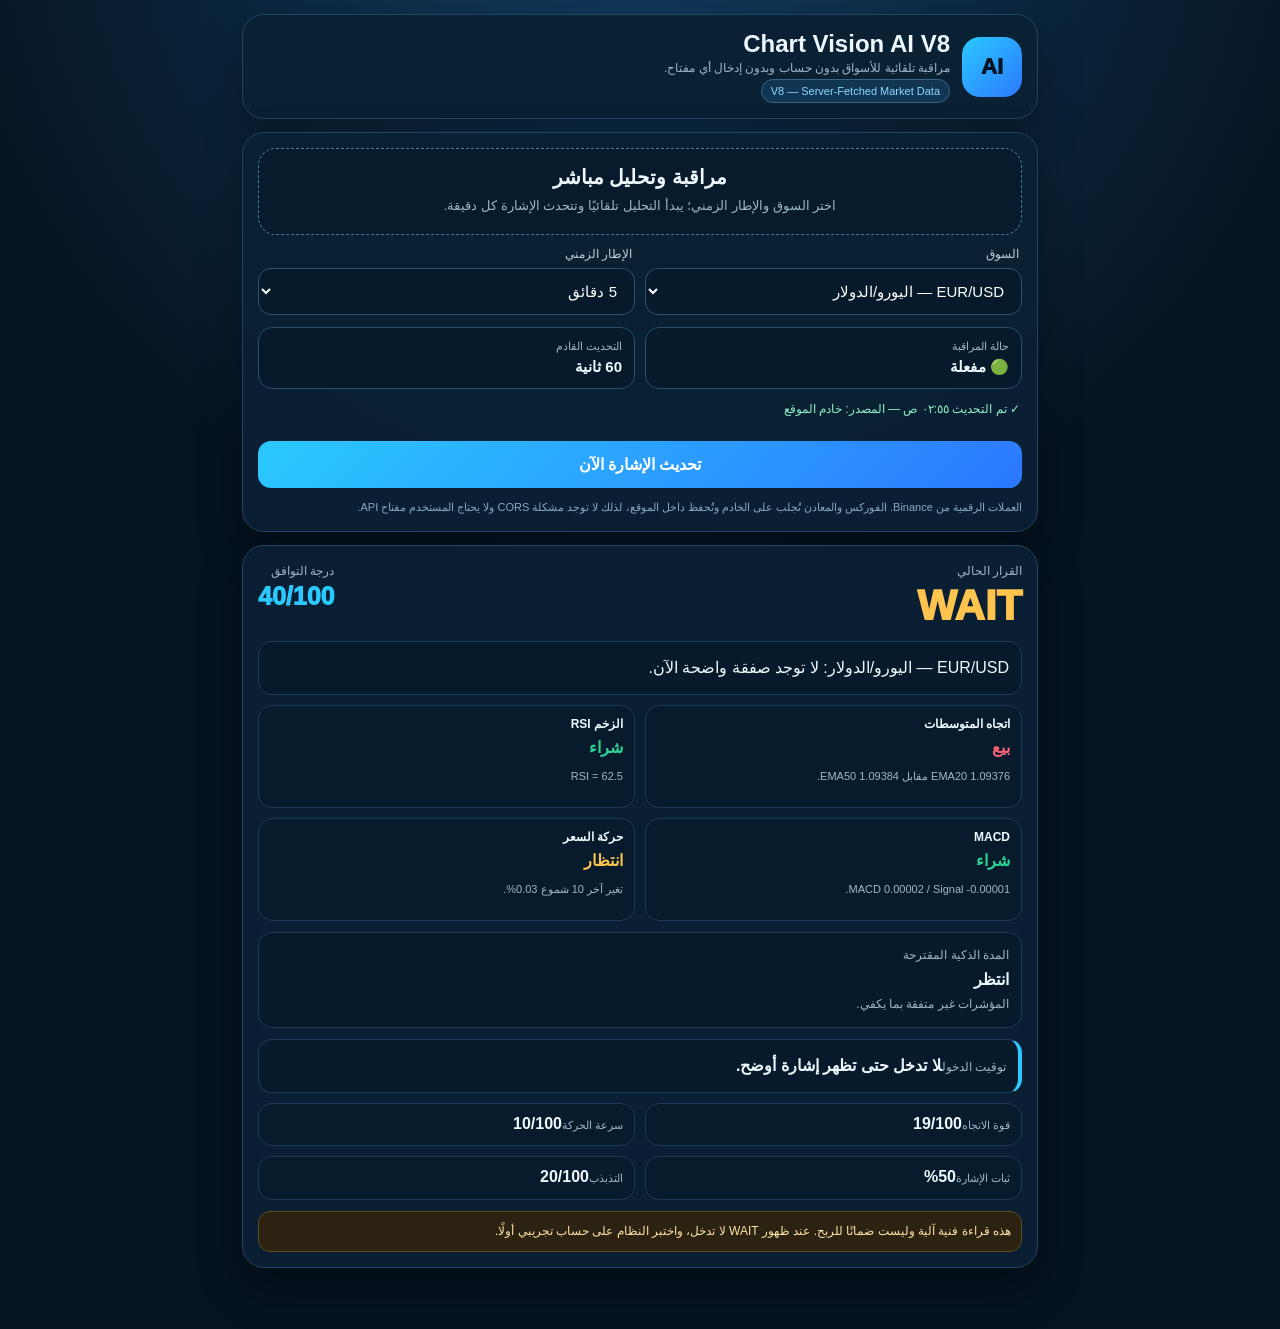
<file: chart-vision-ai-v7/index.html>
<!doctype html><html lang="ar" dir="rtl"><head><meta charset="utf-8"><meta name="viewport" content="width=device-width,initial-scale=1"><meta http-equiv="refresh" content="0;url=../chart-vision-ai-v8/index.html?v=1"><title>Chart Vision AI</title><style>body{margin:0;background:#061321;color:#fff;font-family:Tahoma,Arial;display:grid;place-items:center;min-height:100vh;text-align:center}small{color:#9fb6ca}</style></head><body><div><b>جارٍ فتح النسخة الجديدة…</b><br><small>تم إصلاح مصدر بيانات السوق.</small></div><script>location.replace('../chart-vision-ai-v8/index.html?v=1')</script></body></html>
</file>
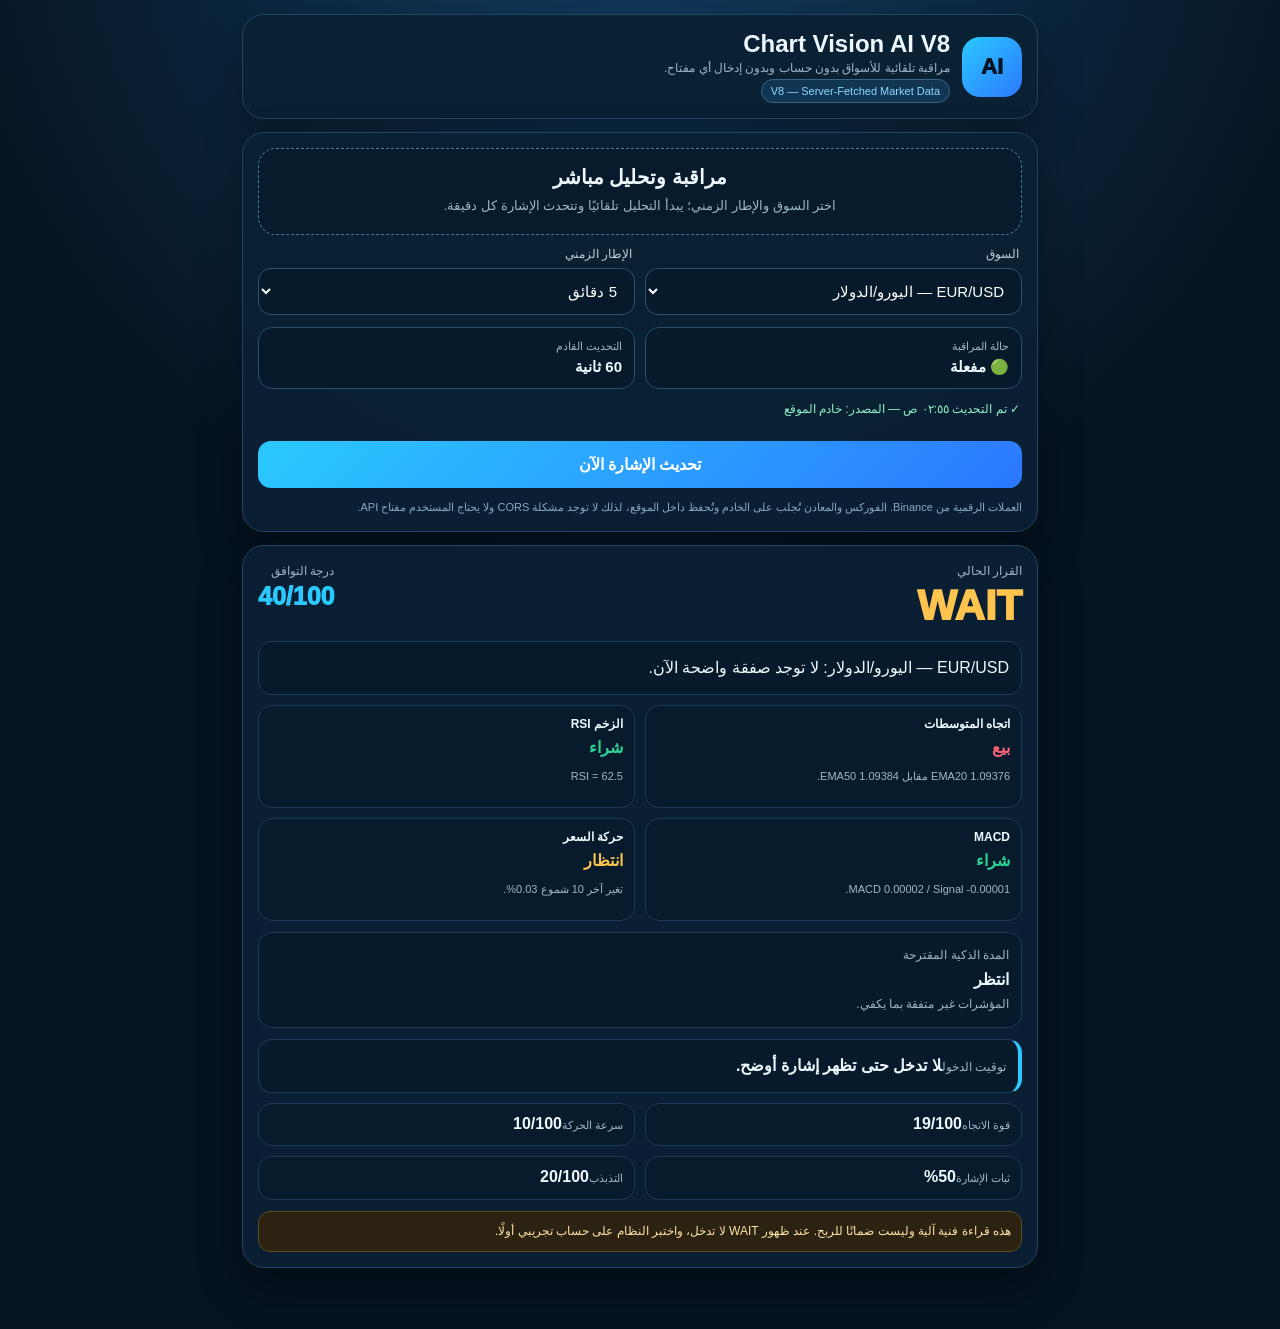
<file: chart-vision-ai-v8/index.html>
<!doctype html>
<html lang="ar" dir="rtl">
<head>
<meta charset="utf-8">
<meta name="viewport" content="width=device-width,initial-scale=1,viewport-fit=cover">
<meta name="theme-color" content="#061321">
<title>Chart Vision AI V8</title>
<style>
:root{--bg:#061321;--card:#0b2034;--line:#214662;--txt:#eef8ff;--mut:#9fb6ca;--cyan:#2bc9ff;--blue:#2c78ff;--green:#2bd596;--red:#ff6274;--amber:#ffc44d}*{box-sizing:border-box}body{margin:0;background:radial-gradient(circle at 50% -10%,#123f64,#061321 45%);color:var(--txt);font-family:-apple-system,BlinkMacSystemFont,"Segoe UI",Tahoma,Arial;padding:env(safe-area-inset-top) 0 env(safe-area-inset-bottom)}main{max-width:820px;margin:auto;padding:14px 12px 48px}.card{background:rgba(11,32,52,.98);border:1px solid var(--line);border-radius:22px;padding:15px;margin-bottom:13px;box-shadow:0 20px 45px #0005}.brand{display:flex;gap:12px;align-items:center}.logo{width:60px;height:60px;border-radius:18px;background:linear-gradient(135deg,var(--cyan),var(--blue));display:grid;place-items:center;color:#001322;font-weight:1000;font-size:22px}.brand h1{font-size:24px;margin:0}.muted{color:var(--mut);font-size:12px;line-height:1.75}.badge{display:inline-block;border:1px solid #38648a;background:#113654;color:#8edaff;border-radius:999px;padding:5px 9px;font-size:11px}.grid,.metrics,.signals{display:grid;grid-template-columns:1fr 1fr;gap:10px}.heroBox{background:#081b2d;border:1px dashed #447da8;border-radius:18px;padding:16px;text-align:center;margin-bottom:12px}.heroBox b{font-size:20px}.heroBox small{display:block;color:var(--mut);margin-top:6px;line-height:1.7}label span{display:block;color:#bdd0e1;font-size:12px;margin:0 3px 7px}select{width:100%;border:1px solid #2b526f;border-radius:13px;background:#071a2b;color:#fff;padding:13px;font-size:15px}.monitor{margin-top:12px;display:grid;grid-template-columns:1fr 1fr;gap:10px}.monitorBox{background:#071a2b;border:1px solid #294f6d;border-radius:14px;padding:12px}.monitorBox span{display:block;color:var(--mut);font-size:11px}.monitorBox b{display:block;margin-top:5px;font-size:15px}.status{min-height:24px;color:#8ff0c8;font-size:12px;line-height:1.7;margin:10px 2px}.btn{width:100%;border:0;border-radius:13px;padding:14px;color:#fff;font-weight:900;font-size:16px;background:linear-gradient(135deg,var(--cyan),var(--blue));margin-top:8px}.btn:disabled{opacity:.45}.result{display:none}.topResult{display:flex;justify-content:space-between;gap:12px;align-items:flex-start}.decision{font-size:42px;font-weight:1000}.BUY{color:var(--green)}.SELL{color:var(--red)}.WAIT{color:var(--amber)}.score{font-size:25px;color:var(--cyan);font-weight:950}.summary,.timebox,.entry{margin-top:11px;background:#071a2b;border:1px solid #1d3d59;border-radius:14px;padding:12px;line-height:1.75}.entry{border-right:4px solid var(--cyan)}.signals,.metrics{margin-top:10px}.signal,.metric{background:#081b2c;border:1px solid #1c3b57;border-radius:14px;padding:11px}.signal h3{font-size:12px;margin:0 0 7px}.signal p,.metric span{color:var(--mut);font-size:11px;line-height:1.55}.source{margin-top:10px;color:#87a8c0;font-size:11px;line-height:1.7}.note{margin-top:11px;background:#2b2212;border:1px solid #60491e;color:#ffe3a5;border-radius:12px;padding:10px;font-size:12px;line-height:1.65}@media(max-width:600px){.grid,.signals,.metrics{grid-template-columns:1fr}.decision{font-size:36px}.brand h1{font-size:22px}}
</style>
</head>
<body><main>
<section class="card"><div class="brand"><div class="logo">AI</div><div><h1>Chart Vision AI V8</h1><div class="muted">مراقبة تلقائية للأسواق بدون حساب وبدون إدخال أي مفتاح.</div><span class="badge">V8 — Server-Fetched Market Data</span></div></div></section>
<section class="card">
<div class="heroBox"><b>مراقبة وتحليل مباشر</b><small>اختر السوق والإطار الزمني؛ يبدأ التحليل تلقائيًا وتتحدث الإشارة كل دقيقة.</small></div>
<div class="grid"><label><span>السوق</span><select id="symbol"><optgroup label="الفوركس"><option value="EURUSD=X">EUR/USD — اليورو/الدولار</option><option value="GBPUSD=X">GBP/USD — الجنيه/الدولار</option><option value="JPY=X">USD/JPY — الدولار/الين</option><option value="AUDUSD=X">AUD/USD — الأسترالي/الدولار</option><option value="CAD=X">USD/CAD — الدولار/الكندي</option><option value="CHF=X">USD/CHF — الدولار/الفرنك</option><option value="NZDUSD=X">NZD/USD — النيوزلندي/الدولار</option></optgroup><optgroup label="المعادن"><option value="GC=F">XAU/USD — الذهب</option><option value="SI=F">XAG/USD — الفضة</option></optgroup><optgroup label="العملات الرقمية"><option value="BTCUSDT">BTC/USD — بيتكوين</option><option value="ETHUSDT">ETH/USD — إيثيريوم</option><option value="SOLUSDT">SOL/USD — سولانا</option><option value="BNBUSDT">BNB/USD — بينانس كوين</option></optgroup></select></label><label><span>الإطار الزمني</span><select id="interval"><option value="1m">1 دقيقة</option><option value="5m" selected>5 دقائق</option><option value="15m">15 دقيقة</option><option value="30m">30 دقيقة</option><option value="60m">ساعة</option></select></label></div>
<div class="monitor"><div class="monitorBox"><span>حالة المراقبة</span><b>🟢 مفعلة</b></div><div class="monitorBox"><span>التحديث القادم</span><b id="countdown">60 ثانية</b></div></div><div id="status" class="status">جارٍ تجهيز المراقبة…</div><button id="refresh" class="btn">تحديث الإشارة الآن</button><div class="source">العملات الرقمية من Binance. الفوركس والمعادن تُجلب على الخادم وتُحفظ داخل الموقع، لذلك لا توجد مشكلة CORS ولا يحتاج المستخدم مفتاح API.</div>
</section>
<section id="result" class="card result"><div class="topResult"><div><div class="muted">القرار الحالي</div><div id="decision" class="decision WAIT">WAIT</div></div><div><div class="muted">درجة التوافق</div><div id="confidence" class="score">0/100</div></div></div><div id="summary" class="summary"></div><div class="signals"><div class="signal"><h3>اتجاه المتوسطات</h3><b id="trendVote">—</b><p id="trendReason"></p></div><div class="signal"><h3>الزخم RSI</h3><b id="rsiVote">—</b><p id="rsiReason"></p></div><div class="signal"><h3>MACD</h3><b id="macdVote">—</b><p id="macdReason"></p></div><div class="signal"><h3>حركة السعر</h3><b id="priceVote">—</b><p id="priceReason"></p></div></div><div class="timebox"><div class="muted">المدة الذكية المقترحة</div><strong id="expiry">—</strong><div class="muted" id="expiryReason"></div></div><div class="entry"><span class="muted">توقيت الدخول</span><b id="entryText"></b></div><div class="metrics"><div class="metric"><span>قوة الاتجاه</span><b id="strength">—</b></div><div class="metric"><span>سرعة الحركة</span><b id="speed">—</b></div><div class="metric"><span>ثبات الإشارة</span><b id="stability">—</b></div><div class="metric"><span>التذبذب</span><b id="volatility">—</b></div></div><div class="note">هذه قراءة فنية آلية وليست ضمانًا للربح. عند ظهور WAIT لا تدخل، واختبر النظام على حساب تجريبي أولًا.</div></section>
</main>
<script>
(()=>{'use strict';const $=s=>document.querySelector(s),symbol=$('#symbol'),interval=$('#interval'),status=$('#status'),refresh=$('#refresh');let nextAt=Date.now()+60000,timer,tick,lastDecision='';
const isCrypto=s=>s.endsWith('USDT');
function ema(v,p){const k=2/(p+1);let e=v[0];return v.map((x,i)=>i?(e=x*k+e*(1-k)):e)}
function rsi(v,p=14){let g=0,l=0;for(let i=v.length-p;i<v.length;i++){const d=v[i]-v[i-1];d>0?g+=d:l-=d}const rs=(g/p)/Math.max(1e-12,l/p);return 100-100/(1+rs)}
function std(v){const m=v.reduce((a,b)=>a+b,0)/v.length;return Math.sqrt(v.reduce((s,x)=>s+(x-m)**2,0)/v.length)}
function atr(rows,p=14){const tr=[];for(let i=1;i<rows.length;i++){const h=rows[i].high,l=rows[i].low,pc=rows[i-1].close;tr.push(Math.max(h-l,Math.abs(h-pc),Math.abs(l-pc)))}return tr.slice(-p).reduce((a,b)=>a+b,0)/Math.max(1,Math.min(p,tr.length))}
async function fetchCrypto(s,i){const map={'1m':'1m','5m':'5m','15m':'15m','30m':'30m','60m':'1h'};const hosts=['https://data-api.binance.vision','https://api.binance.com','https://api1.binance.com'];let err;for(const host of hosts){try{const r=await fetch(`${host}/api/v3/klines?symbol=${s}&interval=${map[i]}&limit=150`);if(!r.ok)throw Error('HTTP '+r.status);const j=await r.json();return j.map(x=>({time:x[0],open:+x[1],high:+x[2],low:+x[3],close:+x[4]}))}catch(e){err=e}}throw err||Error('تعذر الاتصال ببيانات العملات الرقمية')}
function aggregate(rows,minutes){if(minutes===1)return rows;const ms=minutes*60000,b=[];for(const row of rows){const bucket=Math.floor(row.time/ms)*ms,last=b[b.length-1];if(!last||last.time!==bucket)b.push({time:bucket,open:row.open,high:row.high,low:row.low,close:row.close});else{last.high=Math.max(last.high,row.high);last.low=Math.min(last.low,row.low);last.close=row.close}}return b}
async function fetchLocal(s,i){const r=await fetch(`../chart-vision-ai-v7/market-data.json?v=${Date.now()}`,{cache:'no-store'});if(!r.ok)throw Error('ملف بيانات السوق غير جاهز');const j=await r.json(),rows=j.symbols&&j.symbols[s];if(!rows||rows.length<60)throw Error('بيانات هذا السوق لم تجهز بعد');const mins={'1m':1,'5m':5,'15m':15,'30m':30,'60m':60}[i];return aggregate(rows,mins)}
async function getRows(){return isCrypto(symbol.value)?fetchCrypto(symbol.value,interval.value):fetchLocal(symbol.value,interval.value)}
function word(v){return v==='BUY'?'شراء':v==='SELL'?'بيع':'انتظار'}
function expiry(r){if(r.decision==='WAIT')return['انتظر','المؤشرات غير متفقة بما يكفي.','لا تدخل حتى تظهر إشارة أوضح.'];const base={'1m':60,'5m':300,'15m':900,'30m':1800,'60m':3600}[interval.value],mult=r.strength>=75&&r.stability>=75&&r.speed>=65?1:r.strength>=60&&r.stability>=75?1.5:r.volatility>=75?1:r.speed<=35?3:2,allowed=[60,120,180,300,600,900,1800,2700,3600,7200,10800],sec=allowed.reduce((a,b)=>Math.abs(b-base*mult)<Math.abs(a-base*mult)?b:a);return[sec<3600?(sec/60)+' دقيقة':(sec/3600)+' ساعة',`اختيرت المدة حسب قوة الاتجاه ${r.strength}/100، السرعة ${r.speed}/100، الثبات ${r.stability}% والتذبذب ${r.volatility}/100.`,r.speed>=65?'الدخول بعد إغلاق شمعة التأكيد مباشرة، بشرط ألا يكون السعر ابتعد كثيرًا.':'انتظر إغلاق شمعة تأكيد ثم ادخل مع بداية الشمعة التالية.']}
function analyze(rows){if(rows.length<60)throw Error('البيانات المتاحة غير كافية لهذا الإطار');const cl=rows.map(x=>x.close),e20=ema(cl,20),e50=ema(cl,50),e12=ema(cl,12),e26=ema(cl,26),mac=e12.map((x,i)=>x-e26[i]),sig=ema(mac,9),n=cl.length-1,price=cl[n],rv=rsi(cl),change=(price/cl[Math.max(0,n-10)]-1)*100,vol=std(cl.slice(-20))/price*100,atrPct=atr(rows)/price*100;let buy=0,sell=0;const trend=e20[n]>e50[n]?'BUY':'SELL';trend==='BUY'?buy+=30:sell+=30;const rvote=rv>55&&rv<72?'BUY':rv<45&&rv>28?'SELL':'WAIT';rvote==='BUY'?buy+=20:rvote==='SELL'&&(sell+=20);const mvote=mac[n]>sig[n]?'BUY':'SELL';mvote==='BUY'?buy+=25:sell+=25;const pvote=change>.08?'BUY':change<-.08?'SELL':'WAIT';pvote==='BUY'?buy+=25:pvote==='SELL'&&(sell+=25);let decision='WAIT';if(buy>=60&&buy-sell>=25)decision='BUY';if(sell>=60&&sell-buy>=25)decision='SELL';if(rv>78||rv<22)decision='WAIT';const gap=Math.abs(e20[n]-e50[n])/price*100,strength=Math.min(100,Math.round(gap*1800+Math.abs(change)*20+Math.abs(buy-sell)*.35)),speed=Math.min(100,Math.round(atrPct*1200+Math.abs(change)*18)),votes=[trend,rvote,mvote,pvote],winner=decision==='WAIT'?Math.max(votes.filter(x=>x==='BUY').length,votes.filter(x=>x==='SELL').length):votes.filter(x=>x===decision).length,stability=Math.round(winner/4*100),volatility=Math.min(100,Math.round(vol*1300+atrPct*700)),confidence=Math.min(93,Math.max(40,Math.round(Math.max(buy,sell)*.72+Math.abs(buy-sell)*.12+strength*.1+stability*.06)));return{decision,confidence,trend,rvote,mvote,pvote,price,rv,change,e20:e20[n],e50:e50[n],macd:mac[n],signal:sig[n],strength,speed,stability,volatility}}
function render(r){$('#result').style.display='block';$('#decision').textContent=r.decision;$('#decision').className='decision '+r.decision;$('#confidence').textContent=r.confidence+'/100';$('#summary').textContent=r.decision==='WAIT'?`${symbol.options[symbol.selectedIndex].text}: لا توجد صفقة واضحة الآن.`:`${symbol.options[symbol.selectedIndex].text}: الإشارة الحالية ${word(r.decision)} عند سعر تقريبي ${r.price.toFixed(r.price>100?2:5)}.`;for(const [id,v] of [['trendVote',r.trend],['rsiVote',r.rvote],['macdVote',r.mvote],['priceVote',r.pvote]]){$('#'+id).textContent=word(v);$('#'+id).className=v}$('#trendReason').textContent=`EMA20 ${r.e20.toFixed(5)} مقابل EMA50 ${r.e50.toFixed(5)}.`;$('#rsiReason').textContent='RSI = '+r.rv.toFixed(1);$('#macdReason').textContent=`MACD ${r.macd.toFixed(5)} / Signal ${r.signal.toFixed(5)}.`;$('#priceReason').textContent=`تغير آخر 10 شموع ${r.change.toFixed(2)}%.`;const ex=expiry(r);$('#expiry').textContent=ex[0];$('#expiryReason').textContent=ex[1];$('#entryText').textContent=ex[2];$('#strength').textContent=r.strength+'/100';$('#speed').textContent=r.speed+'/100';$('#stability').textContent=r.stability+'%';$('#volatility').textContent=r.volatility+'/100';if(r.decision!=='WAIT'&&r.decision!==lastDecision){lastDecision=r.decision;try{navigator.vibrate&&navigator.vibrate([120,70,120])}catch(e){}}}
async function run(){refresh.disabled=true;status.textContent='جارٍ جلب بيانات السوق وتحليلها…';try{const rows=await getRows(),r=analyze(rows);render(r);status.textContent=`✓ تم التحديث ${new Date().toLocaleTimeString('ar-SA',{hour:'2-digit',minute:'2-digit'})} — المصدر: ${isCrypto(symbol.value)?'Binance':'خادم الموقع'}`;nextAt=Date.now()+60000}catch(e){console.error(e);status.textContent='تعذر جلب بيانات السوق: '+e.message+(isCrypto(symbol.value)?' — جرّب شبكة أخرى.':' — انتظر دقيقة ثم اضغط تحديث الإشارة.')}finally{refresh.disabled=false}}
function start(){clearInterval(timer);clearInterval(tick);nextAt=Date.now()+60000;timer=setInterval(()=>document.visibilityState==='visible'&&run(),60000);tick=setInterval(()=>$('#countdown').textContent=Math.max(0,Math.ceil((nextAt-Date.now())/1000))+' ثانية',1000)}symbol.onchange=()=>{run();start()};interval.onchange=()=>{run();start()};refresh.onclick=()=>{run();start()};document.addEventListener('visibilitychange',()=>{if(document.visibilityState==='visible'){run();start()}});run();start();})();
</script></body></html>
</file>
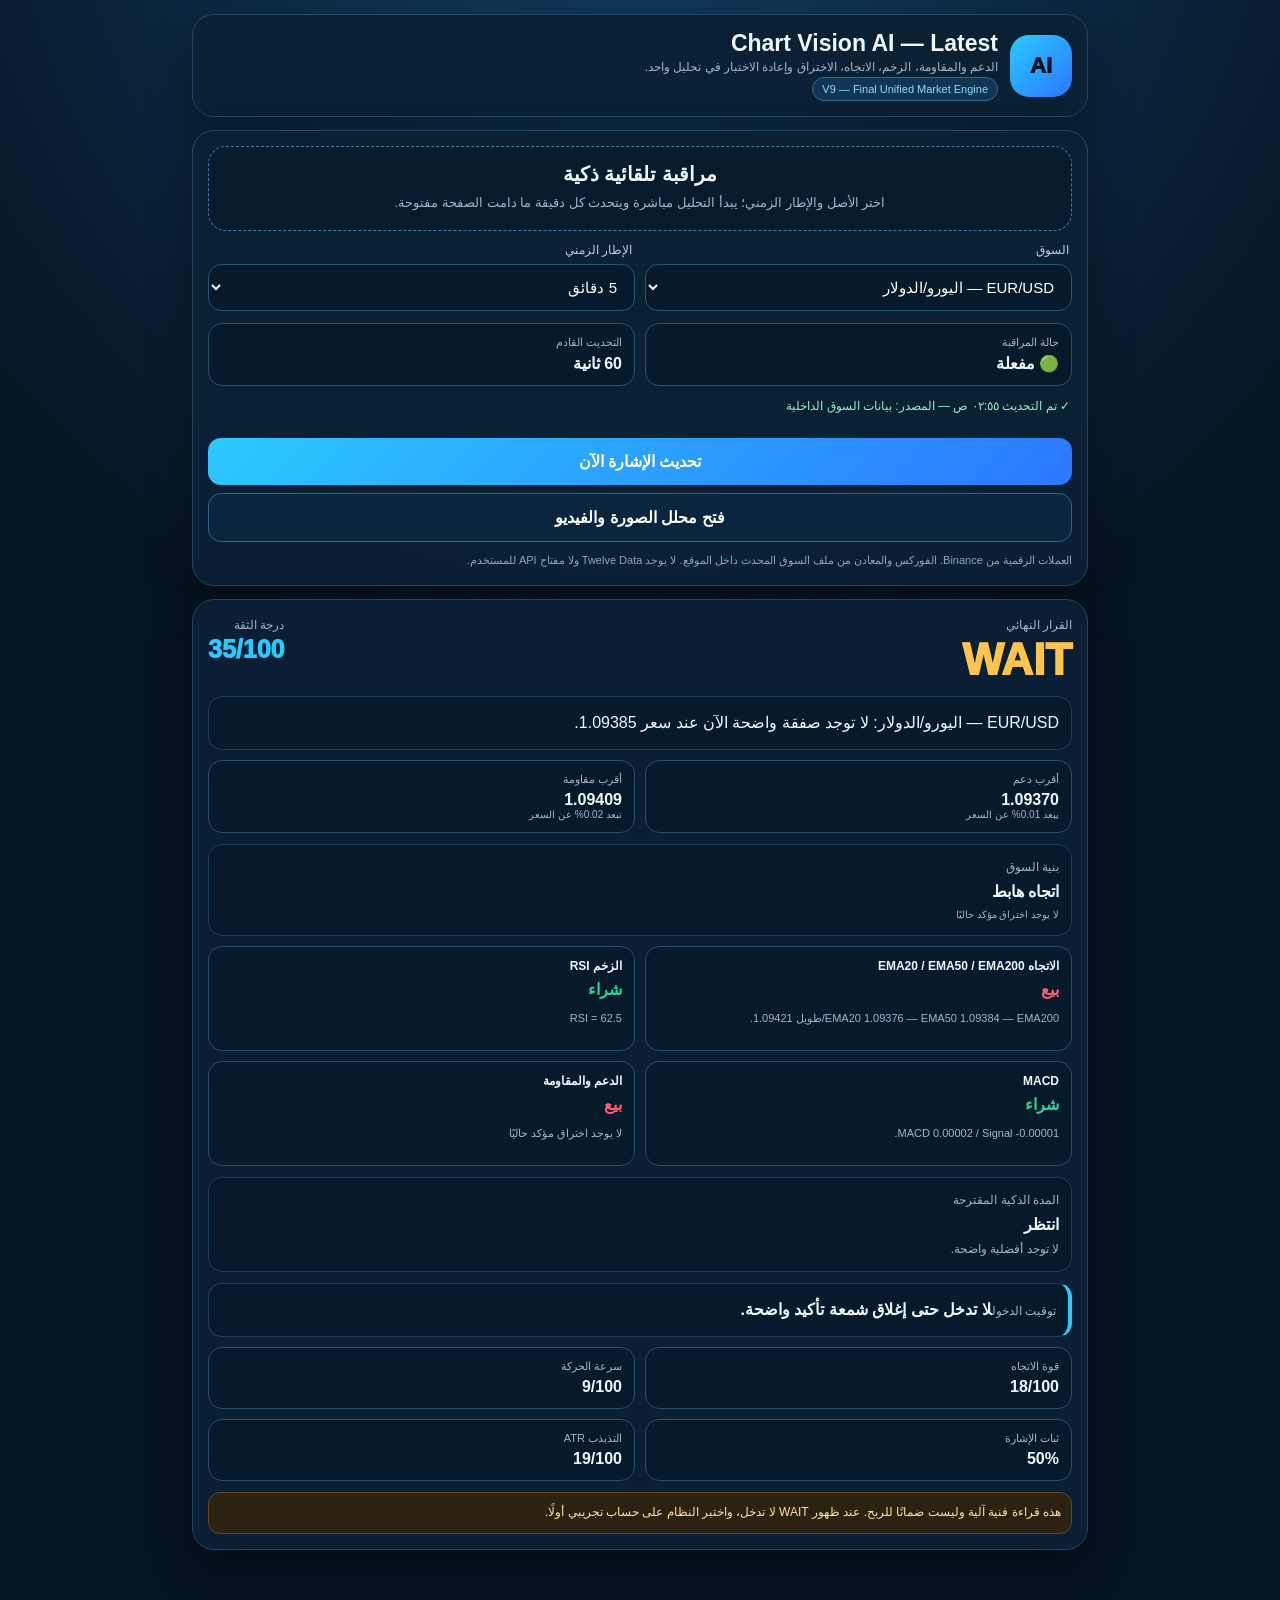
<file: chart-vision-ai-v9/index.html>
<!doctype html>
<html lang="ar" dir="rtl">
<head>
<meta charset="utf-8"><meta name="viewport" content="width=device-width,initial-scale=1,viewport-fit=cover"><meta name="theme-color" content="#061321">
<title>Chart Vision AI — Latest V9</title>
<style>
:root{--bg:#061321;--card:#0b2034;--line:#214662;--txt:#eef8ff;--mut:#9fb6ca;--cyan:#2bc9ff;--blue:#2c78ff;--green:#2bd596;--red:#ff6274;--amber:#ffc44d}*{box-sizing:border-box}body{margin:0;background:radial-gradient(circle at 50% -10%,#123f64,#061321 46%);color:var(--txt);font-family:-apple-system,BlinkMacSystemFont,"Segoe UI",Tahoma,Arial;padding:env(safe-area-inset-top) 0 env(safe-area-inset-bottom)}main{max-width:920px;margin:auto;padding:14px 12px 50px}.card{background:rgba(11,32,52,.98);border:1px solid var(--line);border-radius:22px;padding:15px;margin-bottom:13px;box-shadow:0 20px 45px #0005}.brand{display:flex;gap:12px;align-items:center}.logo{width:62px;height:62px;border-radius:19px;background:linear-gradient(135deg,var(--cyan),var(--blue));display:grid;place-items:center;color:#001322;font-weight:1000;font-size:22px}.brand h1{font-size:23px;margin:0}.muted{color:var(--mut);font-size:12px;line-height:1.7}.badge{display:inline-block;border:1px solid #38648a;background:#113654;color:#8edaff;border-radius:999px;padding:5px 9px;font-size:11px}.grid,.modules,.metrics,.levels{display:grid;grid-template-columns:1fr 1fr;gap:10px}.heroBox{background:#081b2d;border:1px dashed #447da8;border-radius:18px;padding:15px;text-align:center;margin-bottom:12px}.heroBox b{font-size:20px}.heroBox small{display:block;color:var(--mut);margin-top:6px;line-height:1.7}label span{display:block;color:#bdd0e1;font-size:12px;margin:0 3px 7px}select{width:100%;border:1px solid #2b526f;border-radius:13px;background:#071a2b;color:#fff;padding:13px;font-size:15px}.monitor{margin-top:12px;display:grid;grid-template-columns:1fr 1fr;gap:10px}.box,.module,.metric,.level{background:#071a2b;border:1px solid #294f6d;border-radius:14px;padding:12px}.box span,.metric span,.level span{display:block;color:var(--mut);font-size:11px}.box b,.metric b,.level b{display:block;margin-top:5px}.status{min-height:24px;color:#8ff0c8;font-size:12px;line-height:1.7;margin:10px 2px}.btn{width:100%;border:0;border-radius:13px;padding:14px;color:#fff;font-weight:900;font-size:16px;background:linear-gradient(135deg,var(--cyan),var(--blue));margin-top:8px}.btn.secondary{background:#0a263e;border:1px solid #356485}.btn:disabled{opacity:.45}.result{display:none}.topResult{display:flex;justify-content:space-between;gap:12px;align-items:flex-start}.decision{font-size:44px;font-weight:1000}.BUY{color:var(--green)}.SELL{color:var(--red)}.WAIT{color:var(--amber)}.score{font-size:25px;color:var(--cyan);font-weight:950}.summary,.timebox,.entry,.structure{margin-top:11px;background:#071a2b;border:1px solid #1d3d59;border-radius:14px;padding:12px;line-height:1.75}.entry{border-right:4px solid var(--cyan)}.modules,.metrics,.levels{margin-top:10px}.module h3{font-size:12px;margin:0 0 7px}.module p{color:var(--mut);font-size:11px;line-height:1.55}.note{margin-top:11px;background:#2b2212;border:1px solid #60491e;color:#ffe3a5;border-radius:12px;padding:10px;font-size:12px;line-height:1.65}.source{margin-top:9px;color:#87a8c0;font-size:11px;line-height:1.7}.price{font-variant-numeric:tabular-nums}.tiny{font-size:10px;color:var(--mut)}@media(max-width:650px){.grid,.modules,.metrics,.levels{grid-template-columns:1fr}.decision{font-size:37px}.brand h1{font-size:21px}}
</style>
</head><body><main>
<section class="card"><div class="brand"><div class="logo">AI</div><div><h1>Chart Vision AI — Latest</h1><div class="muted">الدعم والمقاومة، الزخم، الاتجاه، الاختراق وإعادة الاختبار في تحليل واحد.</div><span class="badge">V9 — Final Unified Market Engine</span></div></div></section>
<section class="card"><div class="heroBox"><b>مراقبة تلقائية ذكية</b><small>اختر الأصل والإطار الزمني؛ يبدأ التحليل مباشرة ويتحدث كل دقيقة ما دامت الصفحة مفتوحة.</small></div>
<div class="grid"><label><span>السوق</span><select id="symbol"><optgroup label="الفوركس"><option value="EURUSD=X">EUR/USD — اليورو/الدولار</option><option value="GBPUSD=X">GBP/USD — الجنيه/الدولار</option><option value="JPY=X">USD/JPY — الدولار/الين</option><option value="AUDUSD=X">AUD/USD — الأسترالي/الدولار</option><option value="CAD=X">USD/CAD — الدولار/الكندي</option><option value="CHF=X">USD/CHF — الدولار/الفرنك</option><option value="NZDUSD=X">NZD/USD — النيوزلندي/الدولار</option></optgroup><optgroup label="المعادن"><option value="GC=F">XAU/USD — الذهب</option><option value="SI=F">XAG/USD — الفضة</option></optgroup><optgroup label="العملات الرقمية"><option value="BTCUSDT">BTC/USD — بيتكوين</option><option value="ETHUSDT">ETH/USD — إيثيريوم</option><option value="SOLUSDT">SOL/USD — سولانا</option><option value="BNBUSDT">BNB/USD — بينانس كوين</option></optgroup></select></label><label><span>الإطار الزمني</span><select id="interval"><option value="1m">1 دقيقة</option><option value="5m" selected>5 دقائق</option><option value="15m">15 دقيقة</option><option value="30m">30 دقيقة</option><option value="60m">ساعة</option></select></label></div>
<div class="monitor"><div class="box"><span>حالة المراقبة</span><b>🟢 مفعلة</b></div><div class="box"><span>التحديث القادم</span><b id="countdown">60 ثانية</b></div></div><div id="status" class="status">جارٍ تجهيز المحرك…</div><button id="refresh" class="btn">تحديث الإشارة الآن</button><button id="visual" class="btn secondary">فتح محلل الصورة والفيديو</button><div class="source">العملات الرقمية من Binance. الفوركس والمعادن من ملف السوق المحدث داخل الموقع. لا يوجد Twelve Data ولا مفتاح API للمستخدم.</div></section>
<section id="result" class="card result"><div class="topResult"><div><div class="muted">القرار النهائي</div><div id="decision" class="decision WAIT">WAIT</div></div><div><div class="muted">درجة الثقة</div><div id="confidence" class="score">0/100</div></div></div><div id="summary" class="summary"></div>
<div class="levels"><div class="level"><span>أقرب دعم</span><b id="support" class="price">—</b><div id="supportDist" class="tiny"></div></div><div class="level"><span>أقرب مقاومة</span><b id="resistance" class="price">—</b><div id="resistanceDist" class="tiny"></div></div></div>
<div class="structure"><div class="muted">بنية السوق</div><b id="structureText">—</b><div class="tiny" id="breakoutText"></div></div>
<div class="modules"><div class="module"><h3>الاتجاه EMA20 / EMA50 / EMA200</h3><b id="trendVote">—</b><p id="trendReason"></p></div><div class="module"><h3>الزخم RSI</h3><b id="rsiVote">—</b><p id="rsiReason"></p></div><div class="module"><h3>MACD</h3><b id="macdVote">—</b><p id="macdReason"></p></div><div class="module"><h3>الدعم والمقاومة</h3><b id="srVote">—</b><p id="srReason"></p></div></div>
<div class="timebox"><div class="muted">المدة الذكية المقترحة</div><strong id="expiry">—</strong><div class="muted" id="expiryReason"></div></div><div class="entry"><span class="muted">توقيت الدخول</span><b id="entryText"></b></div>
<div class="metrics"><div class="metric"><span>قوة الاتجاه</span><b id="strength">—</b></div><div class="metric"><span>سرعة الحركة</span><b id="speed">—</b></div><div class="metric"><span>ثبات الإشارة</span><b id="stability">—</b></div><div class="metric"><span>التذبذب ATR</span><b id="volatility">—</b></div></div><div class="note">هذه قراءة فنية آلية وليست ضمانًا للربح. عند ظهور WAIT لا تدخل، واختبر النظام على حساب تجريبي أولًا.</div></section>
</main><script>
(()=>{'use strict';const $=s=>document.querySelector(s),symbol=$('#symbol'),interval=$('#interval'),status=$('#status'),refresh=$('#refresh');let nextAt=Date.now()+60000,timer,tick,lastDecision='';const isCrypto=s=>s.endsWith('USDT');const fmt=(n,p)=>Number.isFinite(n)?n.toFixed(p??(n>100?2:5)):'—';
function ema(v,p){const k=2/(p+1);let e=v[0];return v.map((x,i)=>i?(e=x*k+e*(1-k)):e)}
function rsi(v,p=14){let g=0,l=0;for(let i=Math.max(1,v.length-p);i<v.length;i++){const d=v[i]-v[i-1];d>0?g+=d:l-=d}const rs=(g/p)/Math.max(1e-12,l/p);return 100-100/(1+rs)}
function atr(rows,p=14){const tr=[];for(let i=1;i<rows.length;i++){const h=rows[i].high,l=rows[i].low,pc=rows[i-1].close;tr.push(Math.max(h-l,Math.abs(h-pc),Math.abs(l-pc)))}return tr.slice(-p).reduce((a,b)=>a+b,0)/Math.max(1,Math.min(p,tr.length))}
function std(v){const m=v.reduce((a,b)=>a+b,0)/v.length;return Math.sqrt(v.reduce((s,x)=>s+(x-m)**2,0)/v.length)}
async function fetchCrypto(s,i){const map={'1m':'1m','5m':'5m','15m':'15m','30m':'30m','60m':'1h'},hosts=['https://data-api.binance.vision','https://api.binance.com','https://api1.binance.com'];let err;for(const host of hosts){try{const r=await fetch(`${host}/api/v3/klines?symbol=${s}&interval=${map[i]}&limit=300`);if(!r.ok)throw Error('HTTP '+r.status);const j=await r.json();return j.map(x=>({time:x[0],open:+x[1],high:+x[2],low:+x[3],close:+x[4]}))}catch(e){err=e}}throw err||Error('تعذر جلب العملات الرقمية')}
function aggregate(rows,minutes){if(minutes===1)return rows;const ms=minutes*60000,b=[];for(const row of rows){const bucket=Math.floor(row.time/ms)*ms,last=b[b.length-1];if(!last||last.time!==bucket)b.push({time:bucket,open:row.open,high:row.high,low:row.low,close:row.close});else{last.high=Math.max(last.high,row.high);last.low=Math.min(last.low,row.low);last.close=row.close}}return b}
async function fetchLocal(s,i){const r=await fetch(`../chart-vision-ai-v7/market-data.json?v=${Date.now()}`,{cache:'no-store'});if(!r.ok)throw Error('ملف بيانات السوق غير جاهز');const j=await r.json(),raw=j.symbols&&j.symbols[s];if(!raw||raw.length<60)throw Error('بيانات هذا السوق لم تجهز بعد');return aggregate(raw,{'1m':1,'5m':5,'15m':15,'30m':30,'60m':60}[i])}
async function getRows(){return isCrypto(symbol.value)?fetchCrypto(symbol.value,interval.value):fetchLocal(symbol.value,interval.value)}
function swings(rows,w=3){const hi=[],lo=[];for(let i=w;i<rows.length-w;i++){let H=true,L=true;for(let k=1;k<=w;k++){if(rows[i].high<=rows[i-k].high||rows[i].high<=rows[i+k].high)H=false;if(rows[i].low>=rows[i-k].low||rows[i].low>=rows[i+k].low)L=false}if(H)hi.push(rows[i].high);if(L)lo.push(rows[i].low)}return{hi,lo}}
function cluster(levels,tol){const a=[...levels].sort((x,y)=>x-y),out=[];for(const x of a){const last=out[out.length-1];if(last&&Math.abs(x-last.avg)/last.avg<=tol){last.values.push(x);last.avg=last.values.reduce((s,v)=>s+v,0)/last.values.length}else out.push({avg:x,values:[x]})}return out.sort((a,b)=>b.values.length-a.values.length)}
function levels(rows,price,atrv){const s=swings(rows.slice(-180),3),tol=Math.max(atrv/price*.7,.0006),hs=cluster(s.hi,tol),ls=cluster(s.lo,tol);const resistance=hs.filter(x=>x.avg>price).sort((a,b)=>a.avg-b.avg)[0]?.avg;const support=ls.filter(x=>x.avg<price).sort((a,b)=>b.avg-a.avg)[0]?.avg;return{support,resistance,supportTouches:ls.find(x=>x.avg===support)?.values.length||0,resistanceTouches:hs.find(x=>x.avg===resistance)?.values.length||0}}
function word(v){return v==='BUY'?'شراء':v==='SELL'?'بيع':'انتظار'}
function expiry(r){if(r.decision==='WAIT')return['انتظر','لا توجد أفضلية واضحة.','لا تدخل حتى إغلاق شمعة تأكيد واضحة.'];const base={'1m':60,'5m':300,'15m':900,'30m':1800,'60m':3600}[interval.value],mult=r.breakout?1:r.strength>72&&r.stability>=75?1.5:r.speed<35?3:2,allowed=[60,120,180,300,600,900,1800,2700,3600,7200,10800],sec=allowed.reduce((a,b)=>Math.abs(b-base*mult)<Math.abs(a-base*mult)?b:a);return[sec<3600?(sec/60)+' دقيقة':(sec/3600)+' ساعة',`بحسب الاتجاه ${r.strength}/100، الثبات ${r.stability}%، التذبذب ${r.volatility}/100 وموقع السعر من المستويات.`,r.retest?'الدخول بعد تأكيد نجاح إعادة الاختبار وإغلاق الشمعة في اتجاه الإشارة.':r.breakout?'انتظر إغلاق شمعة الاختراق، ثم ادخل مع بداية الشمعة التالية إذا لم يعد السعر داخل المستوى.':'انتظر إغلاق شمعة تأكيد ثم ادخل مع بداية الشمعة التالية.']}
function analyze(rows){if(rows.length<60)throw Error('البيانات غير كافية لهذا الإطار');const cl=rows.map(x=>x.close),n=cl.length-1,price=cl[n],e20=ema(cl,20),e50=ema(cl,50),e200=rows.length>=200?ema(cl,200):ema(cl,Math.min(100,rows.length-1)),e12=ema(cl,12),e26=ema(cl,26),mac=e12.map((x,i)=>x-e26[i]),sig=ema(mac,9),rv=rsi(cl),atrv=atr(rows),atrPct=atrv/price*100,lv=levels(rows,price,atrv),sd=lv.support?(price-lv.support)/price*100:Infinity,rd=lv.resistance?(lv.resistance-price)/price*100:Infinity,near=Math.max(atrPct*1.2,.12),prev=rows[Math.max(0,n-3)],breakUp=!!lv.resistance&&price>lv.resistance+atrv*.15,breakDown=!!lv.support&&price<lv.support-atrv*.15,retestUp=!!lv.support&&Math.abs(rows[n].low-lv.support)<=atrv*.35&&price>lv.support,retestDown=!!lv.resistance&&Math.abs(rows[n].high-lv.resistance)<=atrv*.35&&price<lv.resistance;let buy=0,sell=0;let trend='WAIT';if(e20[n]>e50[n]&&e50[n]>e200[n]){trend='BUY';buy+=28}else if(e20[n]<e50[n]&&e50[n]<e200[n]){trend='SELL';sell+=28}else{e20[n]>e50[n]?buy+=12:sell+=12}const rvote=rv>=53&&rv<72?'BUY':rv<=47&&rv>28?'SELL':'WAIT';rvote==='BUY'?buy+=18:rvote==='SELL'&&(sell+=18);const mvote=mac[n]>sig[n]&&mac[n]>mac[n-1]?'BUY':mac[n]<sig[n]&&mac[n]<mac[n-1]?'SELL':'WAIT';mvote==='BUY'?buy+=20:mvote==='SELL'&&(sell+=20);let srvote='WAIT';if(sd<=near&&(rv<58||retestUp)){srvote='BUY';buy+=24}if(rd<=near&&(rv>42||retestDown)){srvote='SELL';sell+=24}if(breakUp){srvote='BUY';buy+=30;sell=Math.max(0,sell-10)}if(breakDown){srvote='SELL';sell+=30;buy=Math.max(0,buy-10)}if(rd<near*.55&&!breakUp)buy=Math.max(0,buy-22);if(sd<near*.55&&!breakDown)sell=Math.max(0,sell-22);const change=(price/cl[Math.max(0,n-10)]-1)*100;if(change>.08)buy+=10;else if(change<-.08)sell+=10;let decision='WAIT';if(buy>=62&&buy-sell>=22)decision='BUY';if(sell>=62&&sell-buy>=22)decision='SELL';if(rv>80||rv<20)decision='WAIT';const gap=Math.abs(e20[n]-e50[n])/price*100,strength=Math.min(100,Math.round(gap*1700+Math.abs(change)*22+Math.abs(buy-sell)*.35)),speed=Math.min(100,Math.round(atrPct*1100+Math.abs(change)*16)),votes=[trend,rvote,mvote,srvote],winner=decision==='WAIT'?Math.max(votes.filter(x=>x==='BUY').length,votes.filter(x=>x==='SELL').length):votes.filter(x=>x===decision).length,stability=Math.round(winner/4*100),volatility=Math.min(100,Math.round(std(cl.slice(-20))/price*100*1200+atrPct*650)),confidence=decision==='WAIT'?Math.min(68,Math.max(35,Math.round(Math.max(buy,sell)*.6+stability*.2))):Math.min(94,Math.max(52,Math.round(Math.max(buy,sell)*.65+Math.abs(buy-sell)*.12+strength*.1+stability*.08)));const marketStructure=trend==='BUY'?'اتجاه صاعد':trend==='SELL'?'اتجاه هابط':'سوق جانبي / انتقالي';return{decision,confidence,price,e20:e20[n],e50:e50[n],e200:e200[n],rv,macd:mac[n],signal:sig[n],trend,rvote,mvote,srvote,support:lv.support,resistance:lv.resistance,sd,rd,breakout:breakUp||breakDown,retest:retestUp||retestDown,breakText:breakUp?'اختراق مقاومة صاعد':breakDown?'كسر دعم هابط':retestUp?'إعادة اختبار دعم ناجحة محتملة':retestDown?'إعادة اختبار مقاومة هابطة محتملة':'لا يوجد اختراق مؤكد حاليًا',marketStructure,strength,speed,stability,volatility,atrPct,buy,sell}}
function render(r){$('#result').style.display='block';$('#decision').textContent=r.decision;$('#decision').className='decision '+r.decision;$('#confidence').textContent=r.confidence+'/100';$('#summary').textContent=r.decision==='WAIT'?`${symbol.options[symbol.selectedIndex].text}: لا توجد صفقة واضحة الآن عند سعر ${fmt(r.price)}.`:`${symbol.options[symbol.selectedIndex].text}: الإشارة الحالية ${word(r.decision)} عند سعر تقريبي ${fmt(r.price)}.`;$('#support').textContent=fmt(r.support);$('#resistance').textContent=fmt(r.resistance);$('#supportDist').textContent=Number.isFinite(r.sd)?`يبعد ${r.sd.toFixed(2)}% عن السعر`:'لم يُحدد دعم قريب';$('#resistanceDist').textContent=Number.isFinite(r.rd)?`تبعد ${r.rd.toFixed(2)}% عن السعر`:'لم تُحدد مقاومة قريبة';$('#structureText').textContent=r.marketStructure;$('#breakoutText').textContent=r.breakText;$('#trendVote').textContent=word(r.trend);$('#trendVote').className=r.trend;$('#trendReason').textContent=`EMA20 ${fmt(r.e20)} — EMA50 ${fmt(r.e50)} — EMA200/طويل ${fmt(r.e200)}.`;$('#rsiVote').textContent=word(r.rvote);$('#rsiVote').className=r.rvote;$('#rsiReason').textContent='RSI = '+r.rv.toFixed(1);$('#macdVote').textContent=word(r.mvote);$('#macdVote').className=r.mvote;$('#macdReason').textContent=`MACD ${r.macd.toFixed(5)} / Signal ${r.signal.toFixed(5)}.`;$('#srVote').textContent=word(r.srvote);$('#srVote').className=r.srvote;$('#srReason').textContent=r.breakText;const ex=expiry(r);$('#expiry').textContent=ex[0];$('#expiryReason').textContent=ex[1];$('#entryText').textContent=ex[2];$('#strength').textContent=r.strength+'/100';$('#speed').textContent=r.speed+'/100';$('#stability').textContent=r.stability+'%';$('#volatility').textContent=r.volatility+'/100';if(r.decision!=='WAIT'&&r.decision!==lastDecision){lastDecision=r.decision;try{navigator.vibrate&&navigator.vibrate([120,70,120])}catch(e){}}}
async function run(){refresh.disabled=true;status.textContent='جارٍ جلب البيانات وتحليل الدعم والمقاومة والزخم…';try{const rows=await getRows(),r=analyze(rows);render(r);status.textContent=`✓ تم التحديث ${new Date().toLocaleTimeString('ar-SA',{hour:'2-digit',minute:'2-digit'})} — المصدر: ${isCrypto(symbol.value)?'Binance':'بيانات السوق الداخلية'}`;nextAt=Date.now()+60000}catch(e){console.error(e);status.textContent='تعذر جلب بيانات السوق الآن: '+e.message}finally{refresh.disabled=false}}
function start(){clearInterval(timer);clearInterval(tick);nextAt=Date.now()+60000;timer=setInterval(()=>{if(document.visibilityState==='visible')run()},60000);tick=setInterval(()=>{$('#countdown').textContent=Math.max(0,Math.ceil((nextAt-Date.now())/1000))+' ثانية'},1000)}symbol.onchange=()=>{run();start()};interval.onchange=()=>{run();start()};refresh.onclick=()=>{run();start()};$('#visual').onclick=()=>location.href='../chart-vision-ai-v6/index.html?v=11';document.addEventListener('visibilitychange',()=>{if(document.visibilityState==='visible'){run();start()}});run();start();})();
</script></body></html>
</file>
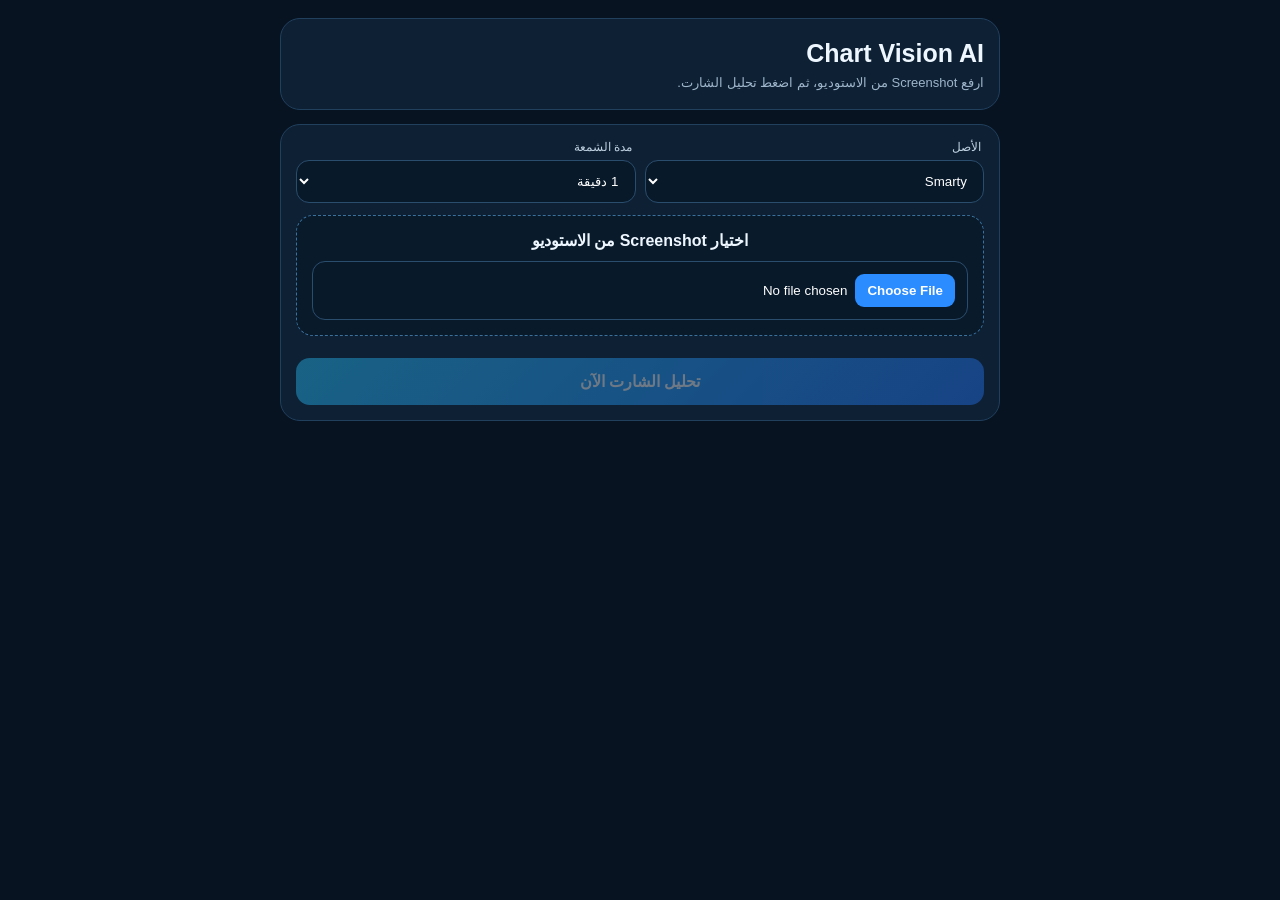
<file: chart-vision-ai/index.html>
<!doctype html><html lang="ar" dir="rtl"><head><meta charset="utf-8"><meta name="viewport" content="width=device-width,initial-scale=1,viewport-fit=cover"><meta name="theme-color" content="#071321"><title>Chart Vision AI</title><style>*{box-sizing:border-box}body{margin:0;background:#071321;color:#eef7ff;font-family:-apple-system,BlinkMacSystemFont,"Segoe UI",Tahoma,Arial;padding:18px 12px 40px}.wrap{max-width:720px;margin:auto}.card{background:#0d2034;border:1px solid #21405e;border-radius:20px;padding:15px;margin-bottom:14px}h1{font-size:25px;margin:5px 0}.muted{color:#9fb5ca;line-height:1.6;font-size:13px}.grid{display:grid;grid-template-columns:1fr 1fr;gap:9px}label span{display:block;color:#bed0e0;font-size:12px;margin:0 3px 6px}select,input[type=file]{width:100%;border:1px solid #2b4d6d;border-radius:13px;background:#08192a;color:#fff;padding:12px}input[type=file]{margin-top:11px}input[type=file]::file-selector-button{border:0;border-radius:9px;padding:9px 12px;margin-left:8px;background:#2b8cff;color:#fff;font-weight:800}.pick{margin-top:12px;border:1px dashed #3a719d;border-radius:17px;padding:15px;text-align:center;background:#091a2b}.status{margin-top:10px;font-size:13px}.ok{color:#87e9bf}.bad{color:#ffc8cf}.preview{display:none;margin-top:12px;border-radius:16px;overflow:hidden;background:#02080d}.preview canvas{width:100%;height:auto;display:block}.btn{width:100%;border:0;border-radius:14px;padding:14px;margin-top:12px;background:linear-gradient(135deg,#2ac5ff,#2678ff);color:#fff;font-weight:900;font-size:16px}.btn:disabled{opacity:.4}.result{display:none}.row{display:flex;justify-content:space-between;align-items:center;gap:12px}.decision{font-size:34px;font-weight:950}.BUY{color:#22cf8a}.SELL{color:#ff6071}.WAIT{color:#ffc247}.score{font-size:22px;color:#28c7ff;font-weight:900}.box{background:#081a2c;border:1px solid #1d3b58;border-radius:13px;padding:12px;line-height:1.7;margin-top:10px}.metrics{display:grid;grid-template-columns:1fr 1fr;gap:8px;margin-top:9px}.m{background:#091a2c;border:1px solid #1b3650;border-radius:13px;padding:11px}.m span{display:block;color:#9fb5ca;font-size:11px;margin-bottom:4px}.note{margin-top:10px;background:#2a2112;border:1px solid #5b441d;color:#ffe2a3;border-radius:12px;padding:10px;font-size:12px;line-height:1.6}@media(max-width:430px){.grid,.metrics{grid-template-columns:1fr}}</style></head><body><div class="wrap"><div class="card"><h1>Chart Vision AI</h1><div class="muted">ارفع Screenshot من الاستوديو، ثم اضغط تحليل الشارت.</div></div><div class="card"><div class="grid"><label><span>الأصل</span><select id="asset"><option>Smarty</option><option>Camel Race</option><option>AI Index</option><option>أصل آخر</option></select></label><label><span>مدة الشمعة</span><select id="tf"><option value="60">1 دقيقة</option><option value="30">30 ثانية</option><option value="180">3 دقائق</option><option value="300">5 دقائق</option></select></label></div><div class="pick"><b>اختيار Screenshot من الاستوديو</b><input id="file" type="file" accept="image/*,.png,.jpg,.jpeg,.webp,.heic,.heif"></div><div id="status" class="status"></div><div id="preview" class="preview"><canvas id="canvas"></canvas></div><button id="analyze" class="btn" disabled>تحليل الشارت الآن</button></div><div id="result" class="card result"><div class="row"><div><div class="muted">القرار الحالي</div><div id="decision" class="decision WAIT">WAIT</div></div><div><div class="muted">وضوح الإشارة</div><div id="score" class="score">0/100</div></div></div><div id="summary" class="box"></div><div class="metrics"><div class="m"><span>الاتجاه</span><b id="trend">—</b></div><div class="m"><span>الزخم</span><b id="momentum">—</b></div><div class="m"><span>الدعم</span><b>الخط الأخضر</b></div><div class="m"><span>المقاومة</span><b>الخط الأحمر</b></div></div><div class="box"><span class="muted">توقيت الدخول</span><b id="entry" style="display:block;margin-top:5px"></b></div><div class="metrics"><div class="m"><span>مدة الصفقة</span><b id="expiry">—</b></div><div class="m"><span>جودة القراءة</span><b id="quality">—</b></div></div><div class="note">النتيجة مبنية على الصورة فقط وليست بثًا مباشرًا من المنصة، ولا تضمن نجاح الصفقة. عندما تتضارب الإشارات تظهر WAIT.</div><button id="again" class="btn">تحليل صورة جديدة</button></div></div><script>(()=>{const q=s=>document.querySelector(s),file=q('#file'),canvas=q('#canvas'),ctx=canvas.getContext('2d',{willReadFrequently:true}),status=q('#status'),preview=q('#preview'),analyze=q('#analyze'),result=q('#result');let image=null;file.addEventListener('change',()=>{result.style.display='none';analyze.disabled=true;image=null;const f=file.files&&file.files[0];if(!f){status.textContent='';return}status.className='status';status.textContent='جارٍ تحميل الصورة...';const reader=new FileReader();reader.onerror=()=>fail('تعذر قراءة الصورة. استخدم Screenshot بصيغة PNG أو JPG.');reader.onload=()=>{const im=new Image();im.onerror=()=>fail('تعذر فتح الصورة المختارة.');im.onload=()=>{image=im;draw();preview.style.display='block';analyze.disabled=false;status.className='status ok';status.textContent='✓ تم تحميل الصورة بنجاح';};im.src=reader.result};reader.readAsDataURL(f)});function fail(t){status.className='status bad';status.textContent=t;preview.style.display='none';analyze.disabled=true}function draw(){const w=Math.min(720,image.naturalWidth),s=w/image.naturalWidth;canvas.width=Math.round(w);canvas.height=Math.round(image.naturalHeight*s);ctx.drawImage(image,0,0,canvas.width,canvas.height)}function quant(a,p){a=[...a].sort((x,y)=>x-y);const i=(a.length-1)*p,l=Math.floor(i),f=i-l;return a[l+1]===undefined?a[l]:a[l]+f*(a[l+1]-a[l])}function line(y,c,t){ctx.save();ctx.strokeStyle=c;ctx.lineWidth=2;ctx.setLineDash([8,6]);ctx.beginPath();ctx.moveTo(8,y);ctx.lineTo(canvas.width-8,y);ctx.stroke();ctx.setLineDash([]);ctx.fillStyle='#03101ddd';ctx.font='bold 14px Arial';const w=ctx.measureText(t).width;ctx.fillRect(canvas.width-w-25,y-22,w+17,21);ctx.fillStyle=c;ctx.fillText(t,canvas.width-w-17,y-7);ctx.restore()}function scan(){draw();const W=canvas.width,H=canvas.height,d=ctx.getImageData(0,0,W,H).data,y0=Math.floor(H*.14),y1=Math.floor(H*.61),x0=5,x1=W-5,b=[];for(const type of ['g','r']){let cols=[];for(let x=x0;x<x1;x++){let n=0;for(let y=y0;y<y1;y++){const i=(y*W+x)*4,R=d[i],G=d[i+1],B=d[i+2];if(type==='g'?G>105&&G>R*1.16&&G>B*.9:R>115&&R>G*1.16&&R>B*.9)n++}cols.push(n)}let s=-1;for(let k=0;k<=cols.length;k++){if(k<cols.length&&cols[k]>=3&&s<0)s=k;if((k===cols.length||cols[k]<3)&&s>=0){const e=k-1;if(e-s<18){let ys=[];for(let z=s;z<=e;z++){let x=x0+z;for(let y=y0;y<y1;y++){const i=(y*W+x)*4,R=d[i],G=d[i+1],B=d[i+2];if(type==='g'?G>105&&G>R*1.16&&G>B*.9:R>115&&R>G*1.16&&R>B*.9)ys.push(y)}}if(ys.length>5){const a=quant(ys,.05),c=quant(ys,.95);if(c-a>2&&c-a<120)b.push({x:x0+(s+e)/2,y0:a,y1:c,cy:(a+c)/2,c:type})}}s=-1}}}b.sort((a,c)=>a.x-c.x);let clean=[];for(const z of b){const p=clean.at(-1);if(p&&Math.abs(p.x-z.x)<5){if(z.y1-z.y0>p.y1-p.y0)clean[clean.length-1]=z}else clean.push(z)}clean=clean.slice(-40);if(clean.length<7)throw Error();const r=clean.slice(-Math.min(14,clean.length)),cur=r.at(-1),cent=r.map(x=>x.cy),res=quant(clean.map(x=>x.y0),.2),sup=quant(clean.map(x=>x.y1),.8),range=Math.max(22,sup-res),pos=(cur.cy-res)/range,bull=r.filter(x=>x.c==='g').length/r.length,slope=(cent.at(-1)-cent[0])/(cent.length-1),r5=r.slice(-5),s5=(r5.at(-1).cy-r5[0].cy)/(r5.length-1);let buy=0,sell=0;if(slope<-1)buy+=2;if(slope>1)sell+=2;if(s5<-1)buy+=2;if(s5>1)sell+=2;if(bull>.58)buy++;if(bull<.42)sell++;if(pos>.7&&cur.c==='g')buy+=2;if(pos<.3&&cur.c==='r')sell+=2;let dec='WAIT';if(buy>=5&&buy-sell>=2)dec='BUY';if(sell>=5&&sell-buy>=2)dec='SELL';let score=Math.round(40+Math.max(buy,sell)*8+Math.abs(buy-sell)*3);if(dec==='WAIT')score=Math.min(score,68);score=Math.max(32,Math.min(88,score));const trend=slope<-1?'صاعد':slope>1?'هابط':'جانبي',mom=s5<-1?'صاعد':s5>1?'هابط':'محايد',tf=+q('#tf').value,expiry=tf<=30?'90 ثانية':tf<=60?'3 دقائق':tf<=180?'6 دقائق':'10 دقائق';let entry=dec==='BUY'?'BUY مع بداية الشمعة التالية فقط بعد إغلاق شمعة خضراء مؤكدة.':dec==='SELL'?'SELL مع بداية الشمعة التالية فقط بعد إغلاق شمعة حمراء مؤكدة.':pos<.3?'انتظر كسر المقاومة بإغلاق واضح أو ظهور رفض هابط.':pos>.7?'انتظر ارتدادًا أخضر مكتملًا من الدعم، وإلا لا تدخل.':'لا تدخل في منتصف النطاق؛ انتظر الدعم أو المقاومة.';return{dec,score,trend,mom,res,sup,price:cur.cy,entry,expiry,quality:clean.length>=20?'جيدة':clean.length>=11?'متوسطة':'ضعيفة'}}analyze.onclick=()=>{if(!image)return;try{const a=scan();draw();line(a.res,'#ff6071','مقاومة');line(a.sup,'#22cf8a','دعم');line(a.price,'#28c7ff','السعر');q('#decision').textContent=a.dec;q('#decision').className='decision '+a.dec;q('#score').textContent=a.score+'/100';q('#summary').textContent=a.dec==='BUY'?'إشارة شراء مشروطة بعد تأكيد الشمعة.':a.dec==='SELL'?'إشارة بيع مشروطة بعد تأكيد الشمعة.':'لا توجد صفقة واضحة الآن.';q('#trend').textContent=a.trend;q('#momentum').textContent=a.mom;q('#entry').textContent=a.entry;q('#expiry').textContent=a.expiry;q('#quality').textContent=a.quality;result.style.display='block';result.scrollIntoView({behavior:'smooth'})}catch(e){fail('الشموع غير واضحة. ارفع Screenshot كامل يظهر فيه الشارت بوضوح.')}};q('#again').onclick=()=>{file.value='';image=null;preview.style.display='none';result.style.display='none';status.textContent='';analyze.disabled=true;scrollTo({top:0,behavior:'smooth'})}})();</script></body></html>
</file>
